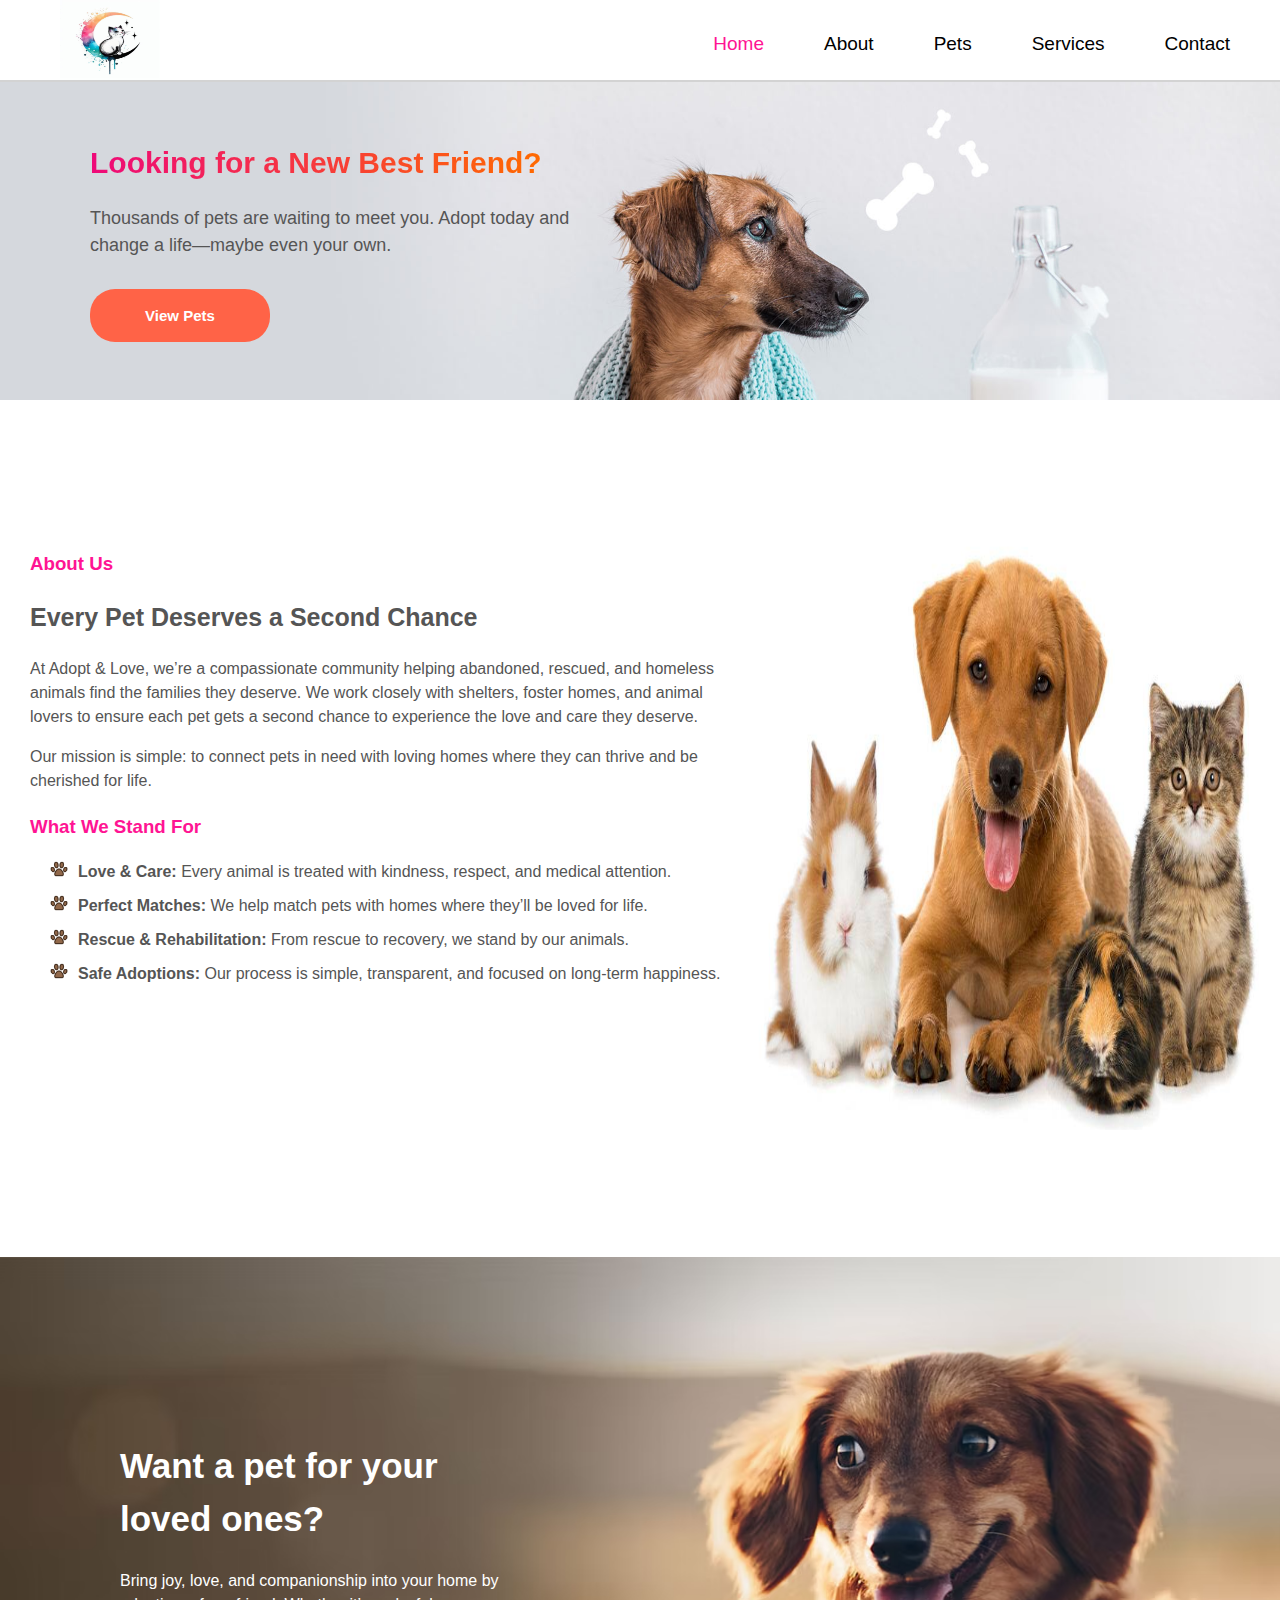
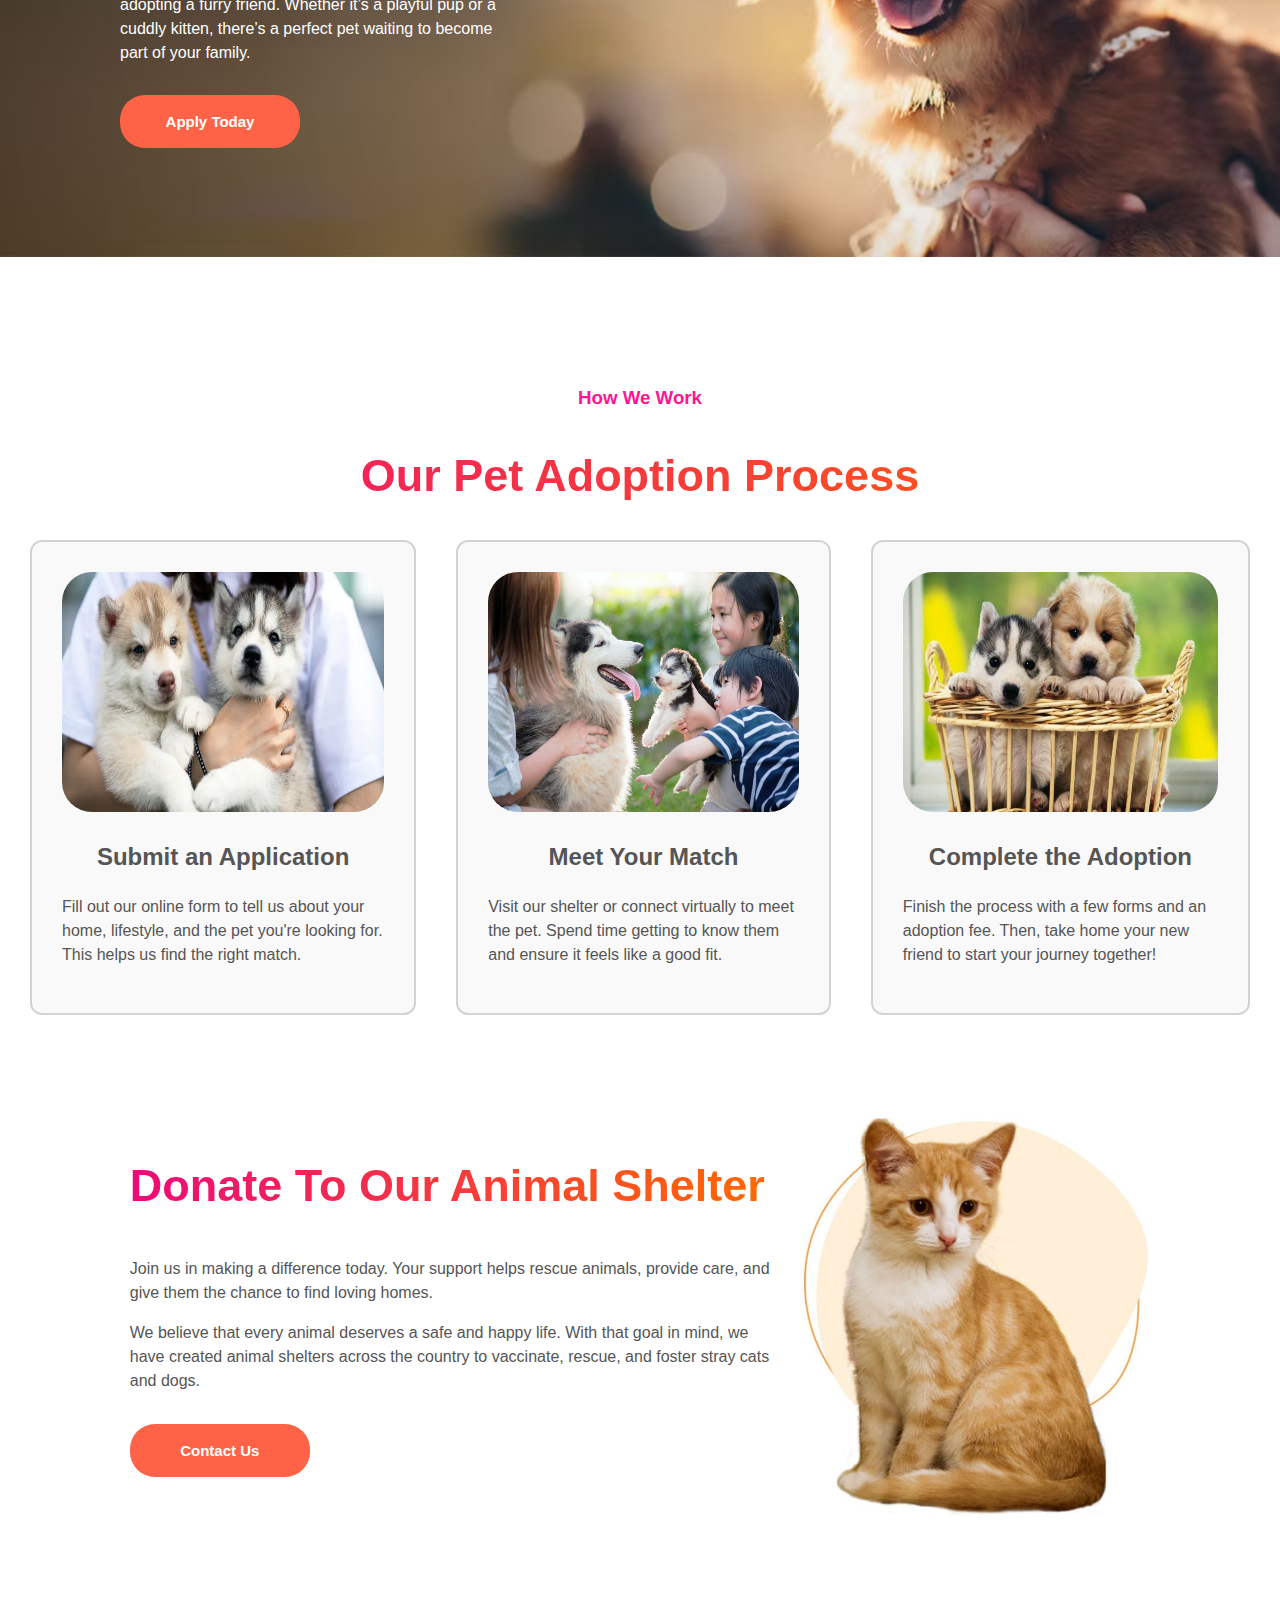
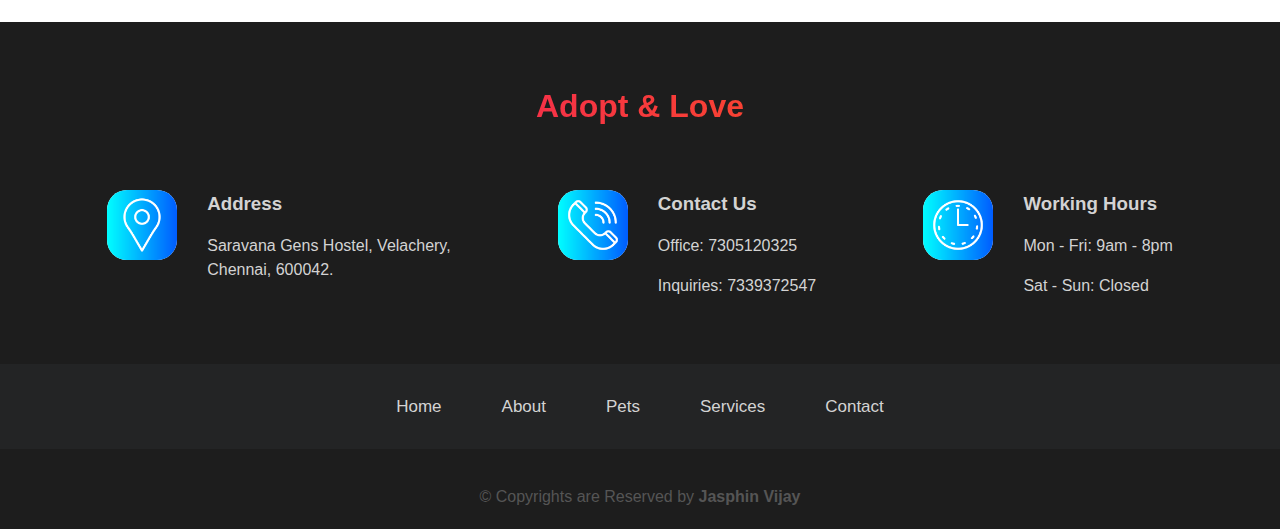
<file: index.html>
<!DOCTYPE html>
<html lang="en">

<head>
    <meta charset="UTF-8">
    <meta name="viewport" content="width=device-width, initial-scale=1.0">
    <title>Adopt & Love | Home</title>
    <link rel="icon" href="Images/Icons/Logo-Icon.png">
    <link rel="stylesheet" href="CSS/index.css">
</head>

<body>

    <a href="#for-arrow" id="scrollArrow">
        <img src="Images/Icons/Up_Arrow_Icon.png" alt="Up-Arrow-Icon-image">
    </a>

    <!-- ----------------------------------------------------------------------------------------------------- -->

    <header id="for-arrow">
        <section class="nav-section">
            <img src="Images/Website-Logo.jpeg" alt="Website-Logo-image">

            <div class="menu" onclick="toggleMenu()">
                <div></div>
                <div></div>
                <div></div>
            </div>

            <nav class="nav-top" id="mobileMenu">
                <a href="index.html">Home</a>
                <a href="about.html">About</a>
                <a href="pets.html">Pets</a>
                <a href="services.html">Services</a>
                <a href="contact.html">Contact</a>
            </nav>
        </section>

        <!-- ----------------------------------------------------------------------------------------------------- -->

        <section class="intro">
            <h1 class="gradient-highlight">Looking for a New Best Friend?</h1>
            <p>Thousands of pets are waiting to meet you. Adopt today and change a life—maybe even your own.</p>
            <button class="button-1" onclick="window.location.href='pets.html'"><b>View Pets</b></button>
        </section>
    </header>

    <!-- ----------------------------------------------------------------------------------------------------- -->

    <section class="about-section">
        <div class="about-content">
            <h3>About Us</h3>
            <h2>Every Pet Deserves a Second Chance</h2>

            <p>At Adopt & Love, we’re a compassionate community helping abandoned, rescued, and homeless
                animals find the families they deserve. We work closely with shelters, foster homes, and animal
                lovers to ensure each pet gets a second chance to experience the love and care they deserve.
            </p>
            <p>Our mission is simple: to connect pets in need with loving homes where they can thrive and be
                cherished for life.
            </p>

            <h3>What We Stand For</h3>
            <ul class="about-ul">
                <li><img src="Images/Icons/Paw-Print-Icon-1.png" alt="Paw-Print-Icon"><b>Love & Care:</b> Every
                    animal is treated with kindness, respect, and medical attention.</li>
                <li><img src="Images/Icons/Paw-Print-Icon-1.png" alt="Paw-Print-Icon"><b>Perfect Matches:</b> We
                    help match pets with homes where they’ll be loved for life.</li>
                <li><img src="Images/Icons/Paw-Print-Icon-1.png" alt="Paw-Print-Icon"><b>Rescue &
                        Rehabilitation:</b> From rescue to recovery, we stand by our animals.</li>
                <li><img src="Images/Icons/Paw-Print-Icon-1.png" alt="Paw-Print-Icon"><b>Safe Adoptions:</b> Our
                    process is simple, transparent, and focused on long-term happiness.</li>
            </ul>
        </div>

        <div>
            <img src="Images/dogs_cats_rabbits_pets.jpg" alt="dogs_cats_rabbits_pets_image">
        </div>
    </section>

    <!-- ----------------------------------------------------------------------------------------------------- -->

    <section class="loved-ones">
        <img src="Images/dog-1.avif" alt="dog-1-image">

        <div>
            <h1>Want a pet for your loved ones?</h1>
            <p>Bring joy, love, and companionship into your home by adopting a furry friend. Whether it’s a
                playful pup or a cuddly kitten, there’s a perfect pet waiting to become part of your family.
            </p>
            <button class="button-1" onclick="window.location.href='pets.html'"><b>Apply Today</b></button>
        </div>
    </section>

    <!-- ----------------------------------------------------------------------------------------------------- -->

    <section class="Adoption-Process">
        <h3>How We Work</h3>
        <h1 class="heading-h1-1 gradient-highlight">Our Pet Adoption Process</h1>

        <section class="process">
            <div class="process-divs">
                <img src="Images/adopting-puppies-in-pairs.webp" alt="adopting-puppies-in-pairs-image">
                <h2>Submit an Application</h2>
                <p>Fill out our online form to tell us about your home, lifestyle, and the pet you're looking for. This
                    helps us find the right match.</p>
            </div>

            <div class="process-divs">
                <img src="Images/dog-3.avif" alt="dog-3-image">
                <h2>Meet Your Match</h2>
                <p>Visit our shelter or connect virtually to meet the pet. Spend time getting to know them and ensure it
                    feels like a good fit.</p>
            </div>

            <div class="process-divs">
                <img src="Images/dog-2.jpg" alt="dog-2-image">
                <h2>Complete the Adoption</h2>
                <p>Finish the process with a few forms and an adoption fee. Then, take home your new friend to start
                    your journey together!</p>
            </div>
        </section>
    </section>

    <!-- ----------------------------------------------------------------------------------------------------- -->

    <section class="donate-section">
        <div class="donate-content">
            <h2 class="gradient-highlight">Donate To Our Animal Shelter</h2>

            <p>Join us in making a difference today. Your support helps rescue animals, provide care, and give
                them the chance to find loving homes.</p>

            <p>We believe that every animal deserves a safe and happy life. With that goal in mind, we have created
                animal
                shelters across the country to vaccinate, rescue, and foster stray cats and dogs.</p>

            <button class="button-1" onclick="window.location.href='contact.html'"><b>Contact Us</b></button>
        </div>

        <div class="donate-img">
            <img src="Images/cat-2.jpg" alt="cat-2-image">
        </div>
    </section>

    <!-- ----------------------------------------------------------------------------------------------------- -->

    <footer>
        <h1 class="gradient-highlight">Adopt & Love</h1>

        <section class="footer-list">
            <div class="footer-box">
                <div>
                    <img src="Images/Icons/Location_Icon.png" alt="Location_Icon-image">
                </div>
                <div class="footer-details">
                    <h3>Address</h4>
                        <p>Saravana Gens Hostel, Velachery, <br> Chennai, 600042.</p>
                </div>
            </div>

            <div class="footer-box">
                <div>
                    <img src="Images/Icons/Phone_Icon.png" alt="Phone_Icon-image">
                </div>
                <div class="footer-details">
                    <h3>Contact Us</h3>
                    <p>Office: 7305120325</p>
                    <p>Inquiries: 7339372547</p>
                </div>
            </div>

            <div class="footer-box">
                <div>
                    <img src="Images/Icons/Clock_Icon.png" alt="Clock_Icon-image">
                </div>
                <div class="footer-details">
                    <h3>Working Hours</h3>
                    <p>Mon - Fri: 9am - 8pm</p>
                    <p>Sat - Sun: Closed</p>
                </div>
            </div>
        </section>

        <!-- ----------------------------------------------------------------------------------------------------- -->

        <nav class="nav-bottom">
            <a href="index.html">Home</a>
            <a href="about.html">About</a>
            <a href="pets.html">Pets</a>
            <a href="services.html">Services</a>
            <a href="contact.html">Contact</a>
        </nav>

        <!-- ----------------------------------------------------------------------------------------------------- -->

        <p>© Copyrights are Reserved by <b>Jasphin Vijay</b></p>
    </footer>

    <!-- ----------------------------------------------------------------------------------------------------- -->

    <script src="JS/script.js"></script>
</body>

</html>
</file>
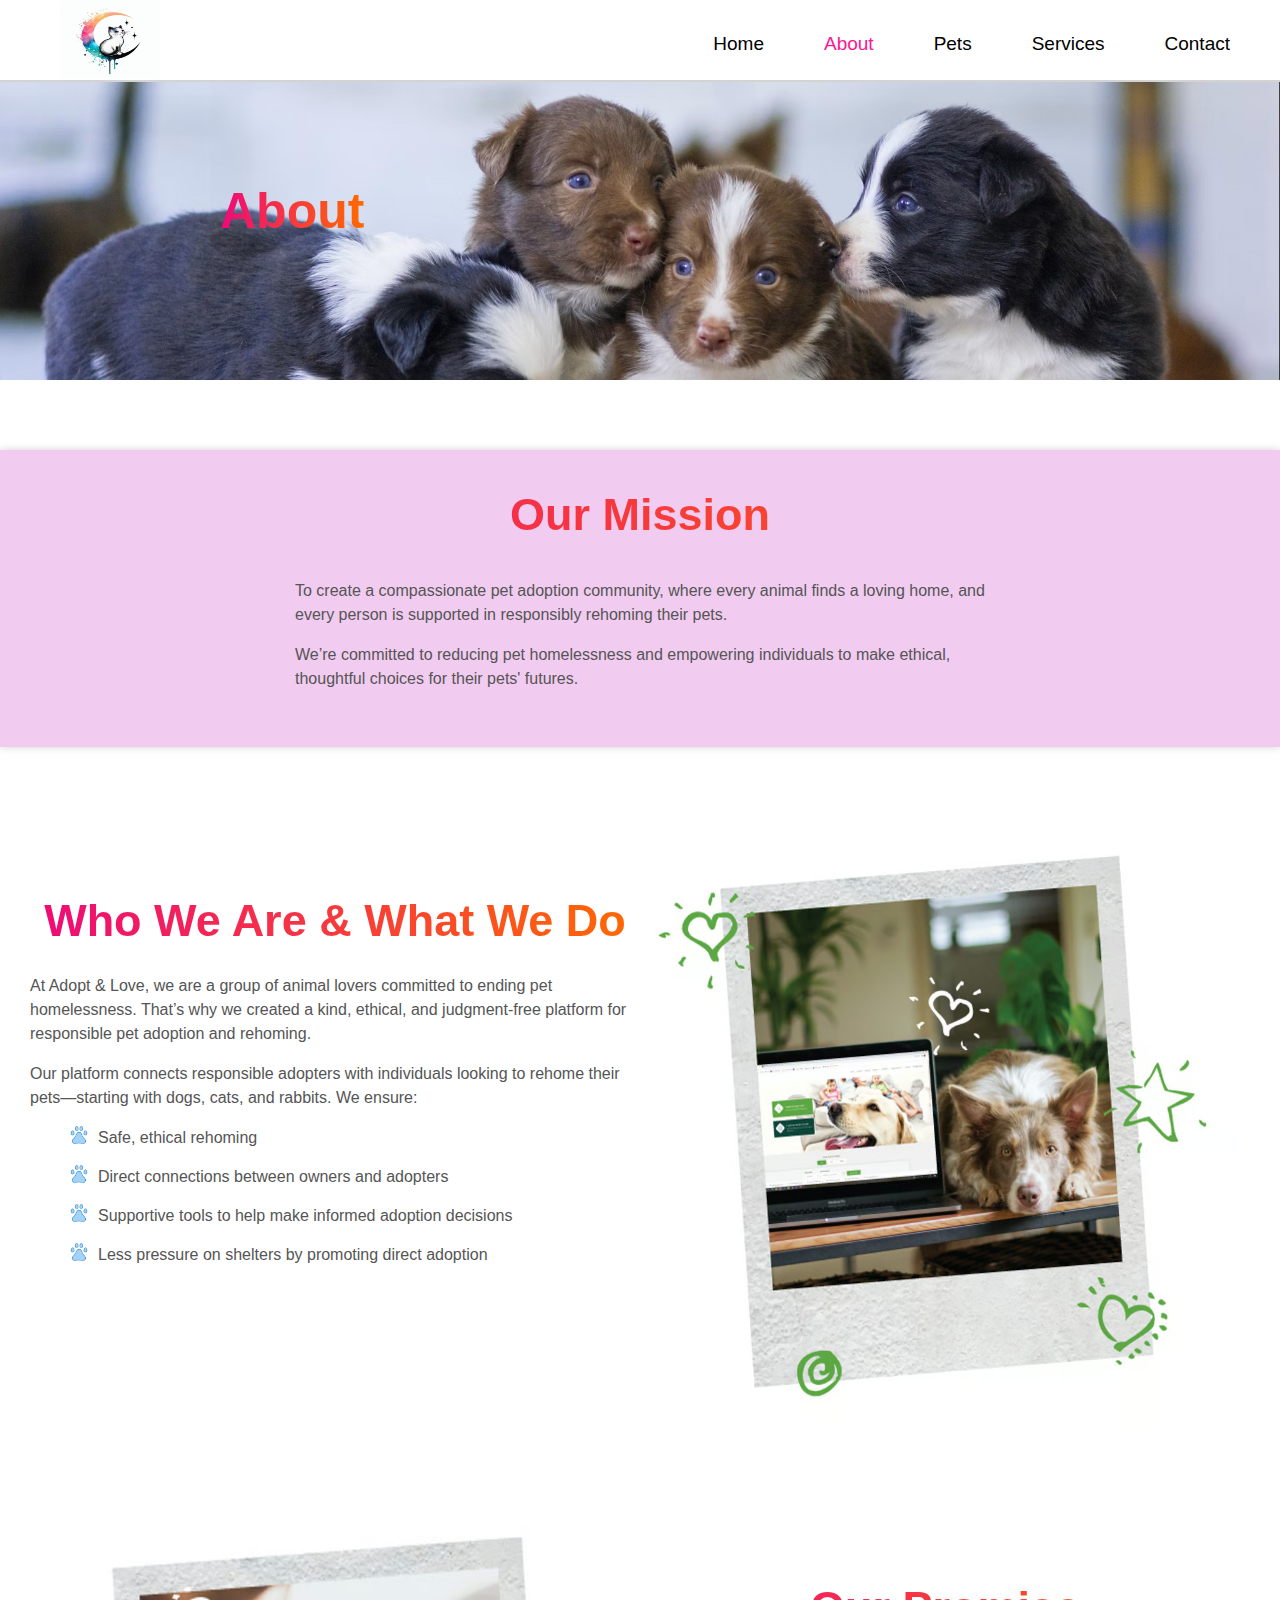
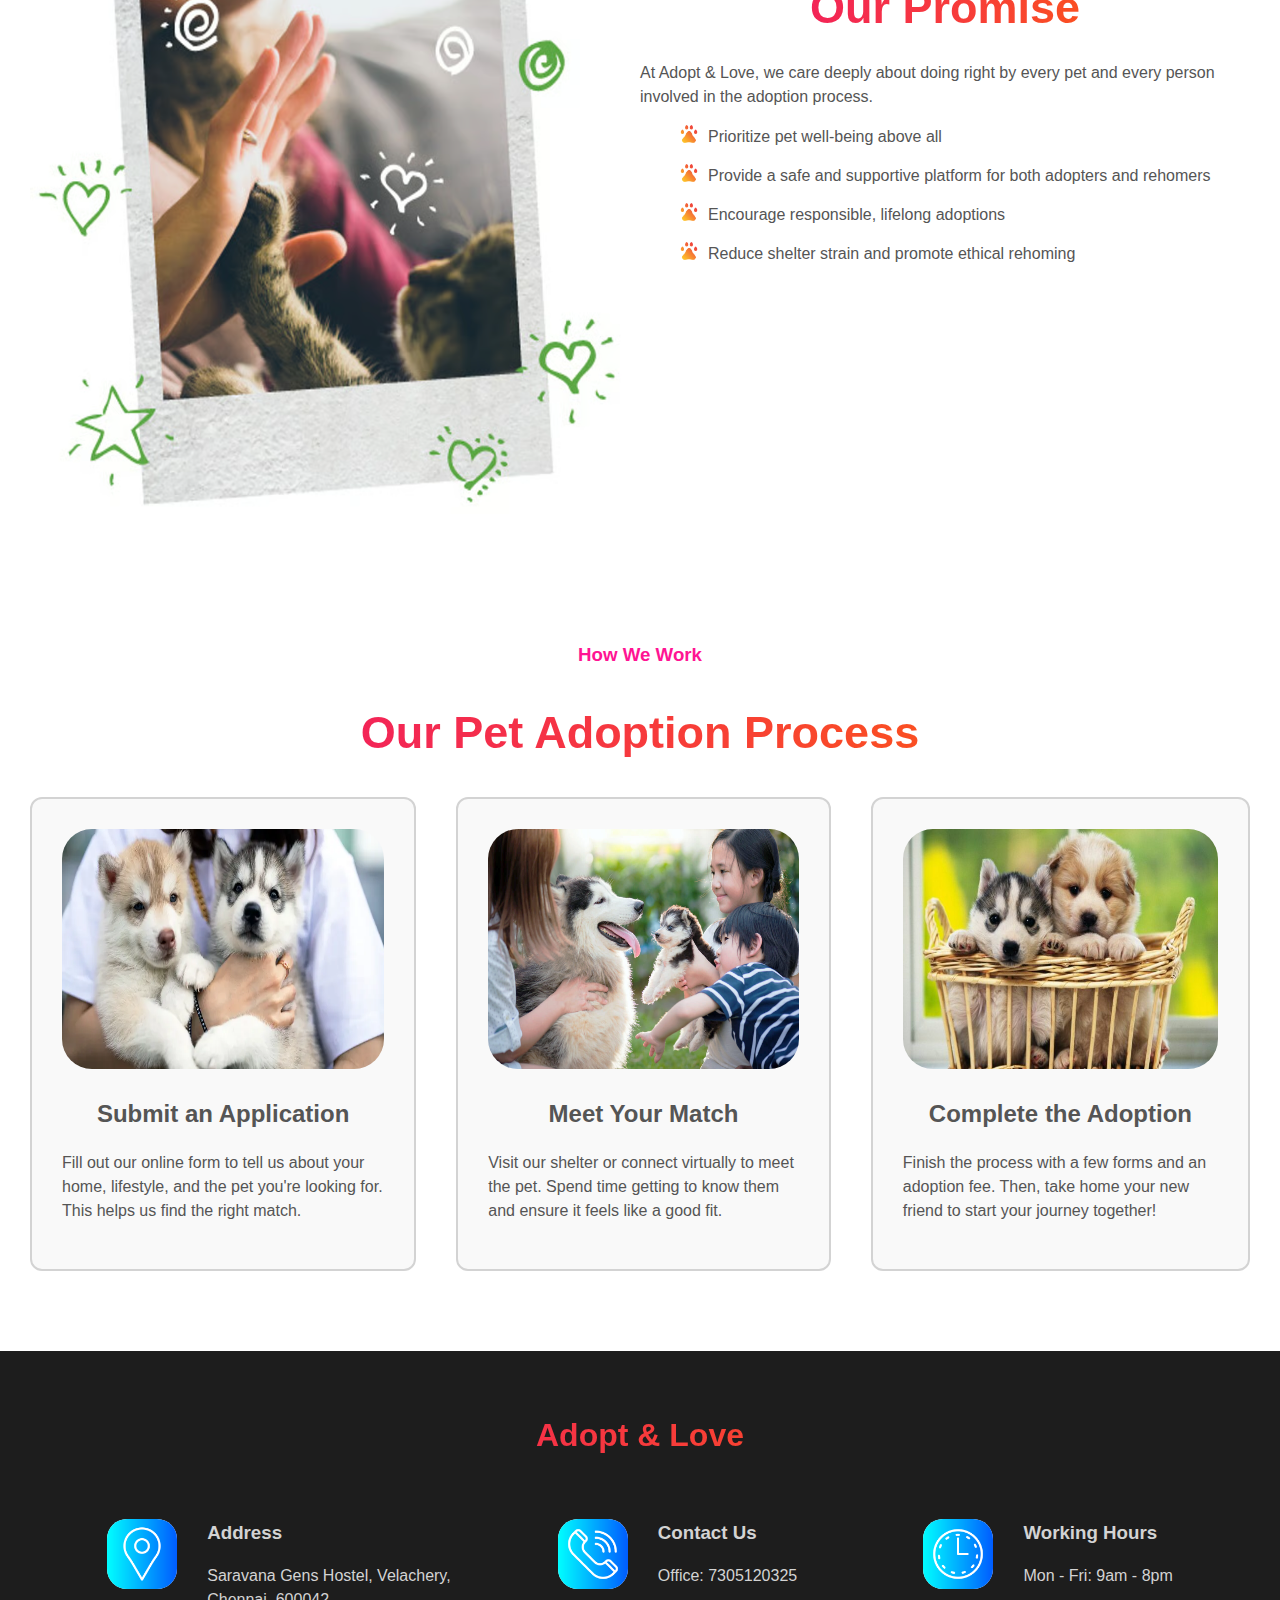
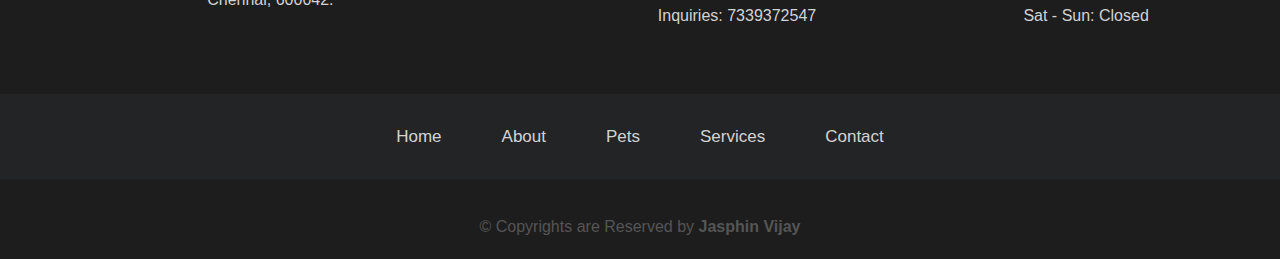
<file: about.html>
<!DOCTYPE html>
<html lang="en">

<head>
    <meta charset="UTF-8">
    <meta name="viewport" content="width=device-width, initial-scale=1.0">
    <title>Adopt & Love | About</title>
    <link rel="icon" href="Images/Icons/Logo-Icon.png">
    <link rel="stylesheet" href="CSS/about.css">
</head>

<body>

    <a href="#for-arrow" id="scrollArrow">
        <img src="Images/Icons/Up_Arrow_Icon.png" alt="Up-Arrow-Icon-image">
    </a>

    <!-- ----------------------------------------------------------------------------------------------------- -->

    <header id="for-arrow">
        <h1 class="gradient-highlight">About</h1>

        <section class="nav-section">
            <img src="Images/Website-Logo.jpeg" alt="Website-Logo-image">

            <div class="menu" onclick="toggleMenu()">
                <div></div>
                <div></div>
                <div></div>
            </div>

            <nav class="nav-top" id="mobileMenu">
                <a href="index.html">Home</a>
                <a href="about.html">About</a>
                <a href="pets.html">Pets</a>
                <a href="services.html">Services</a>
                <a href="contact.html">Contact</a>
            </nav>
        </section>
    </header>

    <!-- ----------------------------------------------------------------------------------------------------- -->

    <section class="our-mission">
        <h1 class="heading-h1-1 gradient-highlight">Our Mission</h1>

        <div class="mission-para">
            <p>To create a compassionate pet adoption community, where every animal finds a loving home,
                and every person is supported in responsibly rehoming their pets.</p>
            <p>We’re committed to reducing pet homelessness and empowering individuals to make ethical, thoughtful
                choices for their pets' futures.</p>
        </div>
    </section>

    <!-- ----------------------------------------------------------------------------------------------------- -->

    <section class="who-and-promise">
        <div>
            <h1 class="heading-h1-1 gradient-highlight">Who We Are & What We Do</h1>

            <p>At Adopt & Love, we are a group of animal lovers committed to ending pet homelessness.
                That’s why we created a kind, ethical, and judgment-free platform for responsible pet adoption and
                rehoming.</p>

            <P>Our platform connects responsible adopters with individuals looking to rehome their pets—starting
                with dogs, cats, and rabbits. We ensure:</P>

            <ul class="ul-icon">
                <li><img src="Images/Icons/Paw-Print-Icon-2.png" alt="Paw-Print-Icon-2-image">Safe, ethical
                    rehoming</li>
                <li><img src="Images/Icons/Paw-Print-Icon-2.png" alt="Paw-Print-Icon-2-image">Direct connections
                    between owners and adopters</li>
                <li><img src="Images/Icons/Paw-Print-Icon-2.png" alt="Paw-Print-Icon-2-image">Supportive tools to
                    help make informed adoption decisions</li>
                <li><img src="Images/Icons/Paw-Print-Icon-2.png" alt="Paw-Print-Icon-2-image">Less pressure on
                    shelters by promoting direct adoption</li>
            </ul>
        </div>

        <div>
            <img src="Images/dog-7.avif" alt="dog-7-image">
        </div>
    </section>

    <!-- ----------------------------------------------------------------------------------------------------- -->

    <section class="who-and-promise">
        <div>
            <img src="Images/dog-6.avif" alt="dog-6-image">
        </div>

        <div>
            <h1 class="heading-h1-1 gradient-highlight">Our Promise</h1>

            <p>At Adopt & Love, we care deeply about doing right by every pet and every person involved in the
                adoption process.</p>

            <ul class="ul-icon">
                <li><img src="Images/Icons/Paw-Print-Icon-3.png" alt="Paw-Print-Icon-3-image">Prioritize pet
                    well-being above all</li>
                <li><img src="Images/Icons/Paw-Print-Icon-3.png" alt="Paw-Print-Icon-3-image">Provide a safe and
                    supportive platform for both adopters and rehomers</li>
                <li><img src="Images/Icons/Paw-Print-Icon-3.png" alt="Paw-Print-Icon-3-image">Encourage
                    responsible, lifelong adoptions</li>
                <li><img src="Images/Icons/Paw-Print-Icon-3.png" alt="Paw-Print-Icon-3-image">Reduce shelter
                    strain and promote ethical rehoming</li>
            </ul>
        </div>
    </section>


    <!-- ----------------------------------------------------------------------------------------------------- -->

    <section class="Adoption-Process">
        <h3>How We Work</h3>
        <h1 class="heading-h1-1 gradient-highlight">Our Pet Adoption Process</h1>

        <section class="process">
            <div class="process-divs">
                <img src="Images/adopting-puppies-in-pairs.webp" alt="adopting-puppies-in-pairs-image">
                <h2>Submit an Application</h2>
                <p>Fill out our online form to tell us about your home, lifestyle, and the pet you're looking for. This
                    helps us find the right match.</p>
            </div>

            <div class="process-divs">
                <img src="Images/dog-3.avif" alt="dog-3-image">
                <h2>Meet Your Match</h2>
                <p>Visit our shelter or connect virtually to meet the pet. Spend time getting to know them and ensure it
                    feels like a good fit.</p>
            </div>

            <div class="process-divs">
                <img src="Images/dog-2.jpg" alt="dog-2-image">
                <h2>Complete the Adoption</h2>
                <p>Finish the process with a few forms and an adoption fee. Then, take home your new friend to start
                    your journey together!</p>
            </div>
        </section>
    </section>

    <!-- ----------------------------------------------------------------------------------------------------- -->

    <footer>
        <h1 class="gradient-highlight">Adopt & Love</h1>

        <section class="footer-list">
            <div class="footer-box">
                <div>
                    <img src="Images/Icons/Location_Icon.png" alt="Location_Icon-image">
                </div>
                <div class="footer-details">
                    <h3>Address</h4>
                        <p>Saravana Gens Hostel, Velachery, <br> Chennai, 600042.</p>
                </div>
            </div>

            <div class="footer-box">
                <div>
                    <img src="Images/Icons/Phone_Icon.png" alt="Phone_Icon-image">
                </div>
                <div class="footer-details">
                    <h3>Contact Us</h3>
                    <p>Office: 7305120325</p>
                    <p>Inquiries: 7339372547</p>
                </div>
            </div>

            <div class="footer-box">
                <div>
                    <img src="Images/Icons/Clock_Icon.png" alt="Clock_Icon-image">
                </div>
                <div class="footer-details">
                    <h3>Working Hours</h3>
                    <p>Mon - Fri: 9am - 8pm</p>
                    <p>Sat - Sun: Closed</p>
                </div>
            </div>
        </section>

        <!-- ----------------------------------------------------------------------------------------------------- -->

        <nav class="nav-bottom">
            <a href="index.html">Home</a>
            <a href="about.html">About</a>
            <a href="pets.html">Pets</a>
            <a href="services.html">Services</a>
            <a href="contact.html">Contact</a>
        </nav>

        <!-- ----------------------------------------------------------------------------------------------------- -->

        <p>© Copyrights are Reserved by <b>Jasphin Vijay</b></p>
    </footer>

    <!-- ----------------------------------------------------------------------------------------------------- -->

    <script src="JS/script.js"></script>
</body>

</html>
</file>
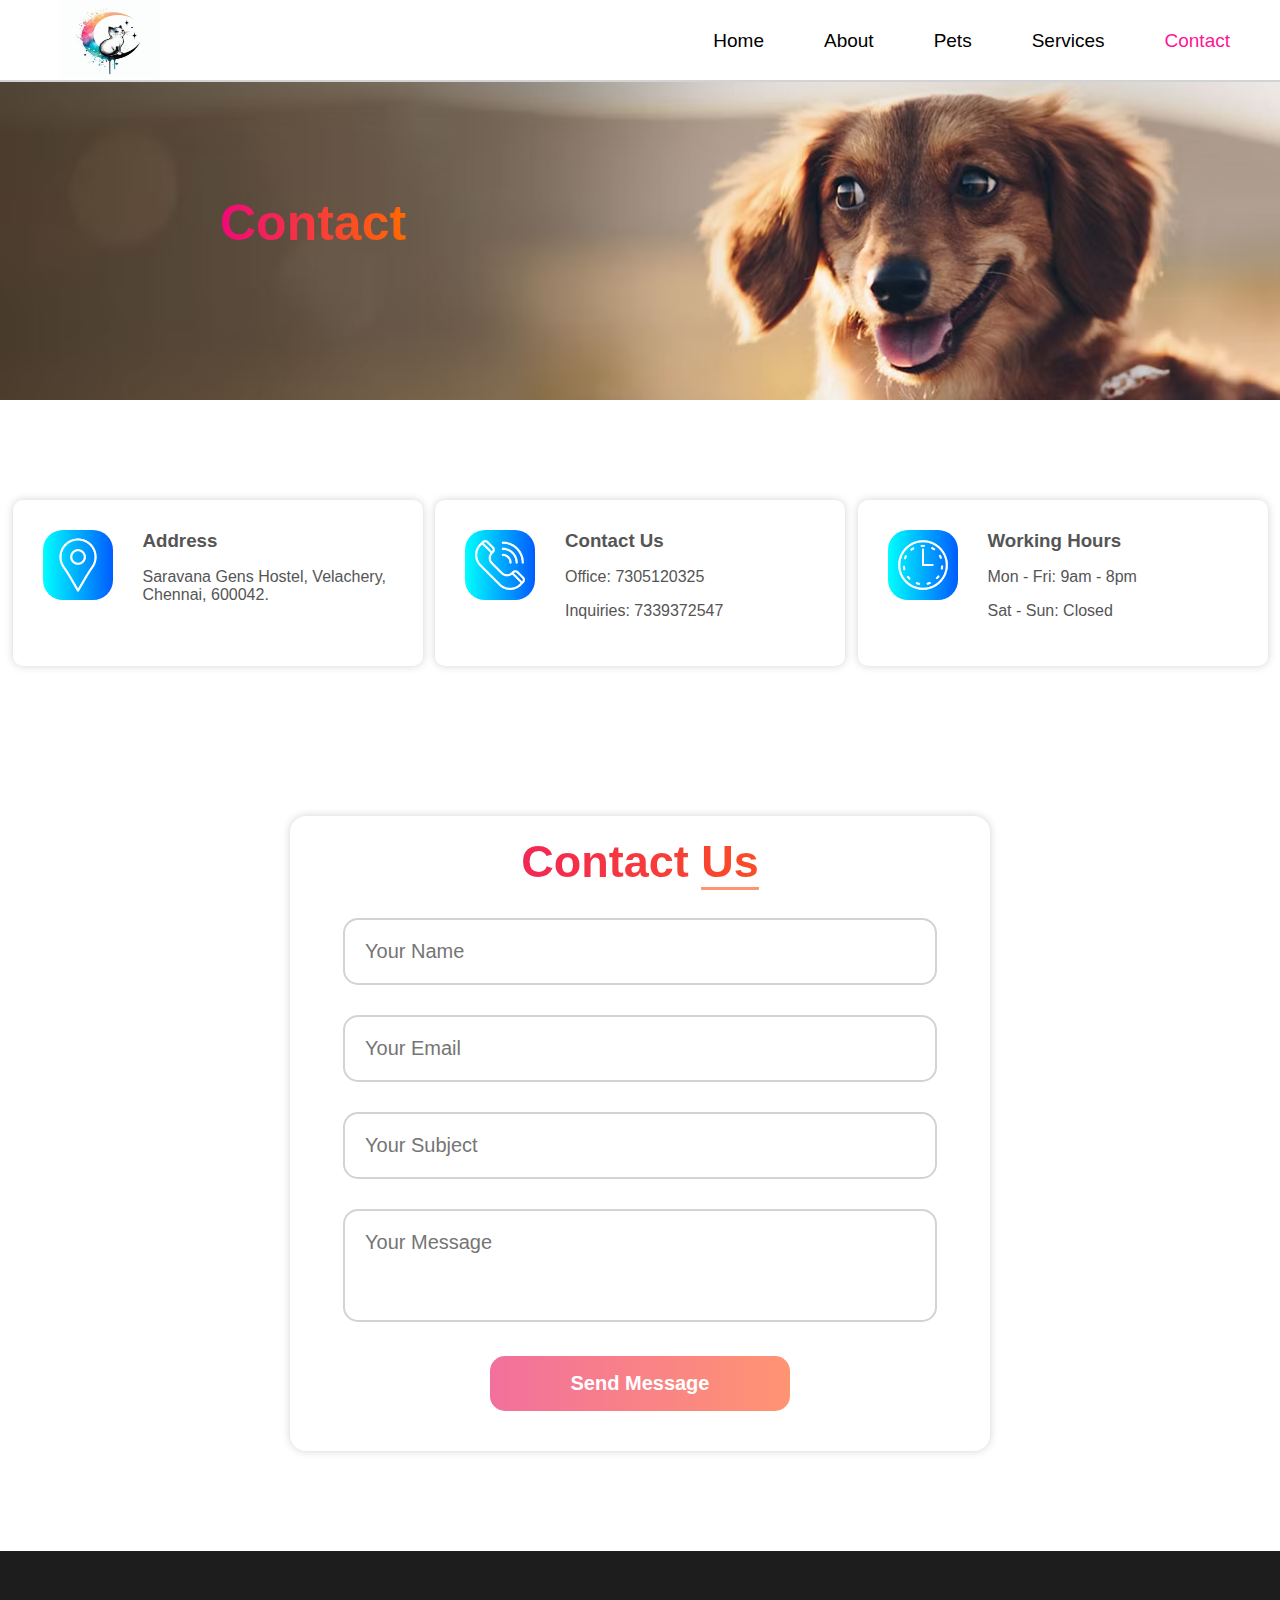
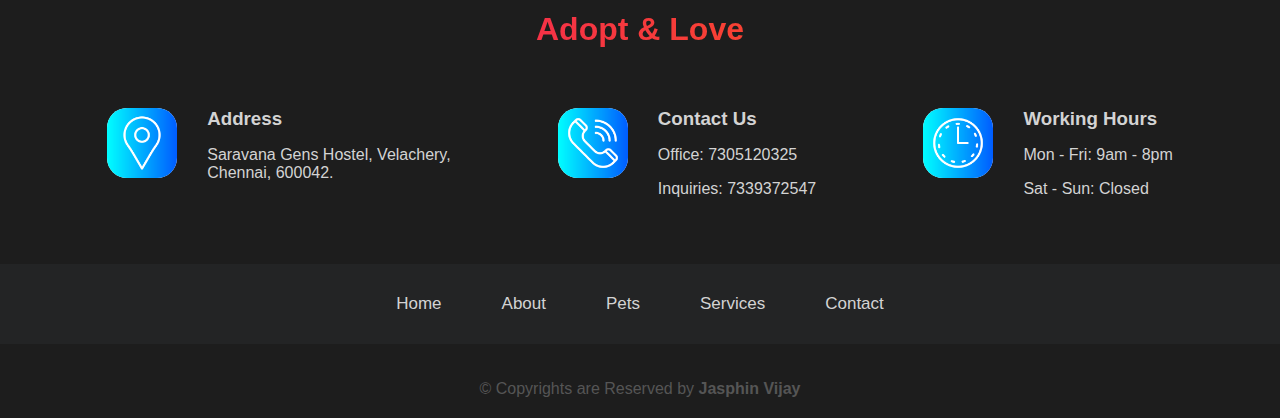
<file: contact.html>
<!DOCTYPE html>
<html lang="en">

<head>
    <meta charset="UTF-8">
    <meta name="viewport" content="width=device-width, initial-scale=1.0">
    <title>Adopt & Love | Contact</title>
    <link rel="icon" href="Images/Icons/Logo-Icon.png">
    <link rel="stylesheet" href="CSS/contact.css">
</head>

<body>

    <a href="#for-arrow" id="scrollArrow">
        <img src="Images/Icons/Up_Arrow_Icon.png" alt="Up-Arrow-Icon-image">
    </a>

    <!-- ----------------------------------------------------------------------------------------------------- -->

    <header id="for-arrow">
        <h1 class="gradient-highlight">Contact</h1>

        <section class="nav-section">
            <img src="Images/Website-Logo.jpeg" alt="Website-Logo-image">

            <div class="menu" onclick="toggleMenu()">
                <div></div>
                <div></div>
                <div></div>
            </div>

            <nav class="nav-top" id="mobileMenu">
                <a href="index.html">Home</a>
                <a href="about.html">About</a>
                <a href="pets.html">Pets</a>
                <a href="services.html">Services</a>
                <a href="contact.html">Contact</a>
            </nav>
        </section>
    </header>

    <!-- ----------------------------------------------------------------------------------------------------- -->

    <section class="contact-section footer-list">
        <div class="contact-box footer-box">
            <div>
                <img src="Images/Icons/Location_Icon.png" alt="Location_Icon-image">
            </div>
            <div class="footer-details">
                <h3>Address</h3>
                <p>Saravana Gens Hostel, Velachery, <br> Chennai, 600042.</p>
            </div>
        </div>

        <div class="contact-box footer-box">
            <div>
                <img src="Images/Icons/Phone_Icon.png" alt="Phone_Icon-image">
            </div>
            <div class="footer-details">
                <h3>Contact Us</h3>
                <p>Office: 7305120325</p>
                <p>Inquiries: 7339372547</p>
            </div>
        </div>

        <div class="contact-box footer-box">
            <div>
                <img src="Images/Icons/Clock_Icon.png" alt="Clock_Icon-image">
            </div>
            <div class="footer-details">
                <h3>Working Hours</h3>
                <p>Mon - Fri: 9am - 8pm</p>
                <p>Sat - Sun: Closed</p>
            </div>
        </div>
    </section>

    <!-- ----------------------------------------------------------------------------------------------------- -->

    <section class="form-section">
        <h2 class="gradient-highlight">Contact <span class="top-span">Us</span></h2>

        <form action="https://api.web3forms.com/submit" method="post">

            <div class="input-group">
                <input type="text" id="name" placeholder="Your Name"><br>
                <small></small>
            </div>
            <div class="input-group">
                <input type="email" id="email" placeholder="Your Email"><br>
                <small></small>
            </div>
            <div class="input-group">
                <input type="text" id="subject" placeholder="Your Subject"><br>
                <small></small>
            </div>
            <div class="input-group">
                <textarea rows="3" id="message" placeholder="Your Message"></textarea><br>
                <small></small>
            </div>

            <button type="submit" class="button-1"><b>Send Message</b></button>

        </form>
    </section>

    <!-- ----------------------------------------------------------------------------------------------------- -->

    <footer>
        <h1 class="gradient-highlight">Adopt & Love</h1>

        <section class="footer-list">
            <div class="footer-box">
                <div>
                    <img src="Images/Icons/Location_Icon.png" alt="Location_Icon-image">
                </div>
                <div class="footer-details">
                    <h3>Address</h4>
                        <p>Saravana Gens Hostel, Velachery, <br> Chennai, 600042.</p>
                </div>
            </div>

            <div class="footer-box">
                <div>
                    <img src="Images/Icons/Phone_Icon.png" alt="Phone_Icon-image">
                </div>
                <div class="footer-details">
                    <h3>Contact Us</h3>
                    <p>Office: 7305120325</p>
                    <p>Inquiries: 7339372547</p>
                </div>
            </div>

            <div class="footer-box">
                <div>
                    <img src="Images/Icons/Clock_Icon.png" alt="Clock_Icon-image">
                </div>
                <div class="footer-details">
                    <h3>Working Hours</h3>
                    <p>Mon - Fri: 9am - 8pm</p>
                    <p>Sat - Sun: Closed</p>
                </div>
            </div>
        </section>

        <!-- ----------------------------------------------------------------------------------------------------- -->

        <nav class="nav-bottom">
            <a href="index.html">Home</a>
            <a href="about.html">About</a>
            <a href="pets.html">Pets</a>
            <a href="services.html">Services</a>
            <a href="contact.html">Contact</a>
        </nav>

        <!-- ----------------------------------------------------------------------------------------------------- -->

        <p>© Copyrights are Reserved by <b>Jasphin Vijay</b></p>
    </footer>

    <!-- ----------------------------------------------------------------------------------------------------- -->

    <script src="JS/script.js"></script>
</body>

</html>
</file>
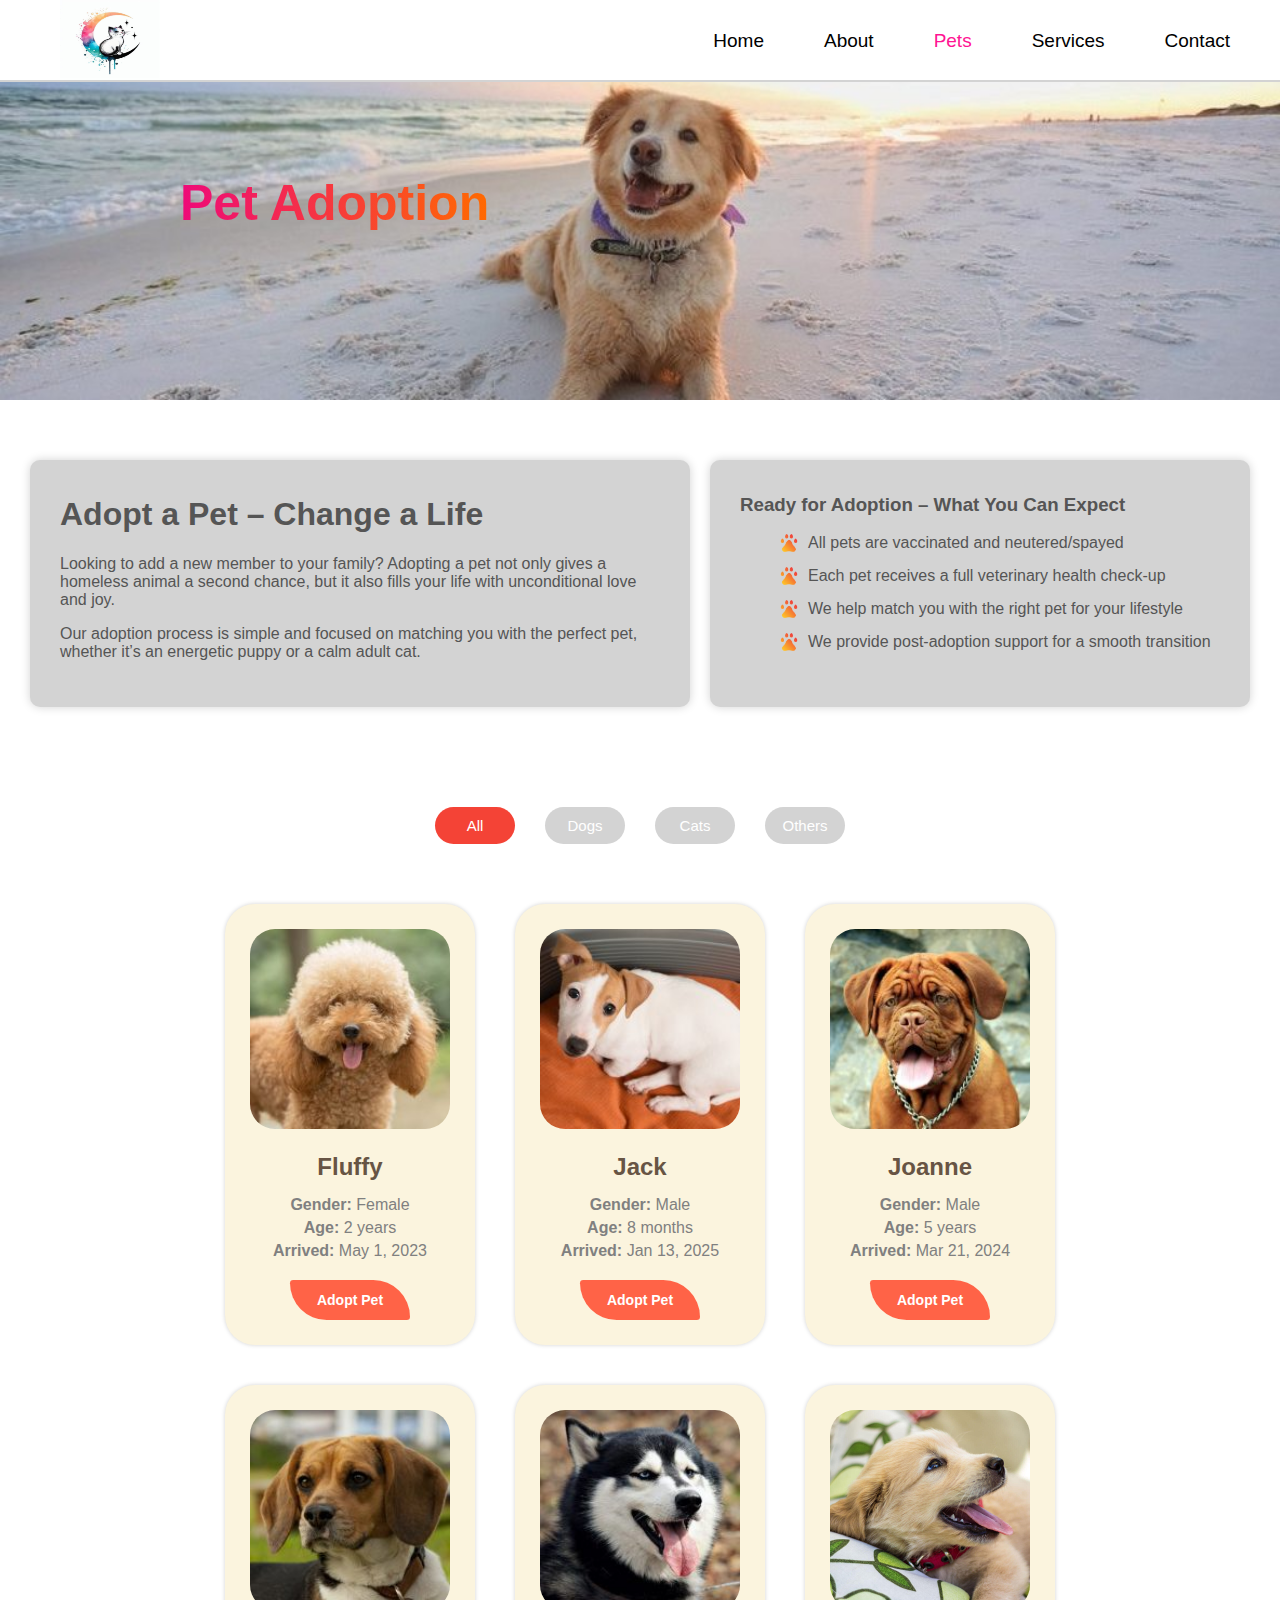
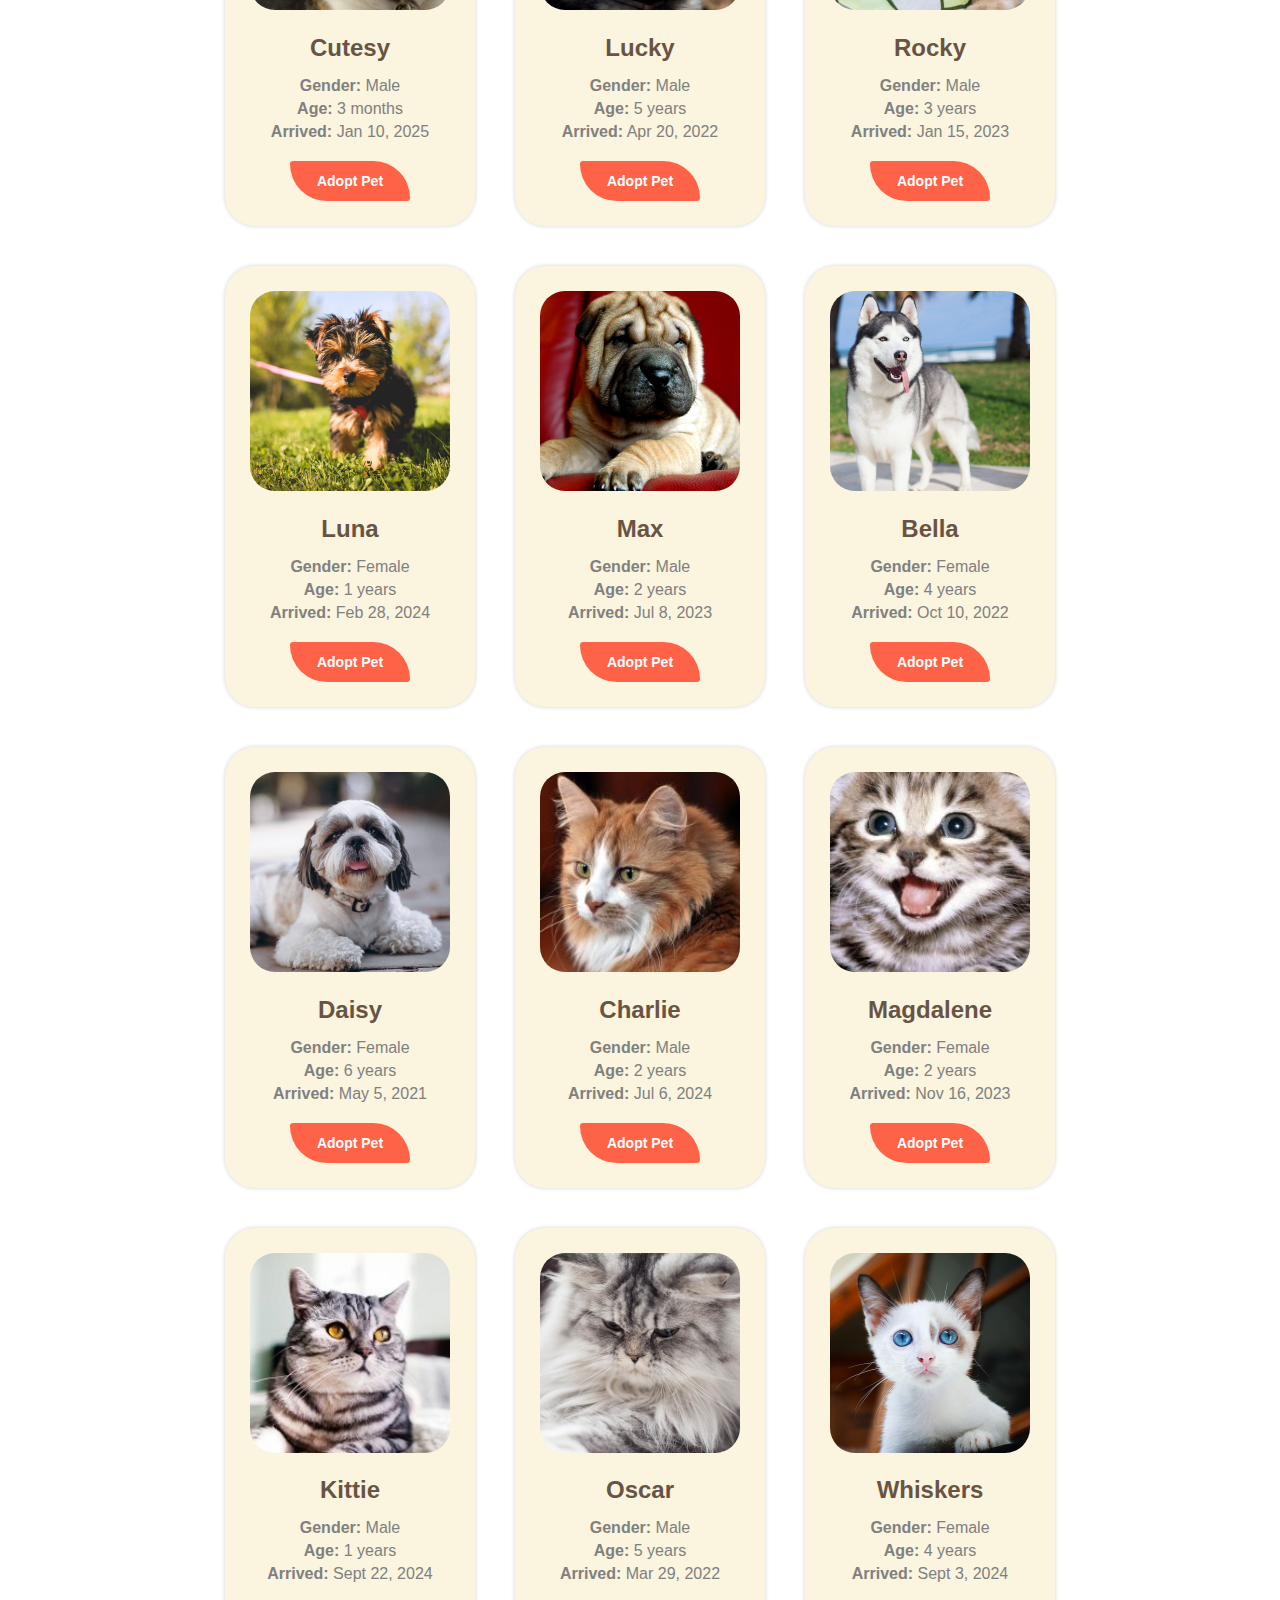
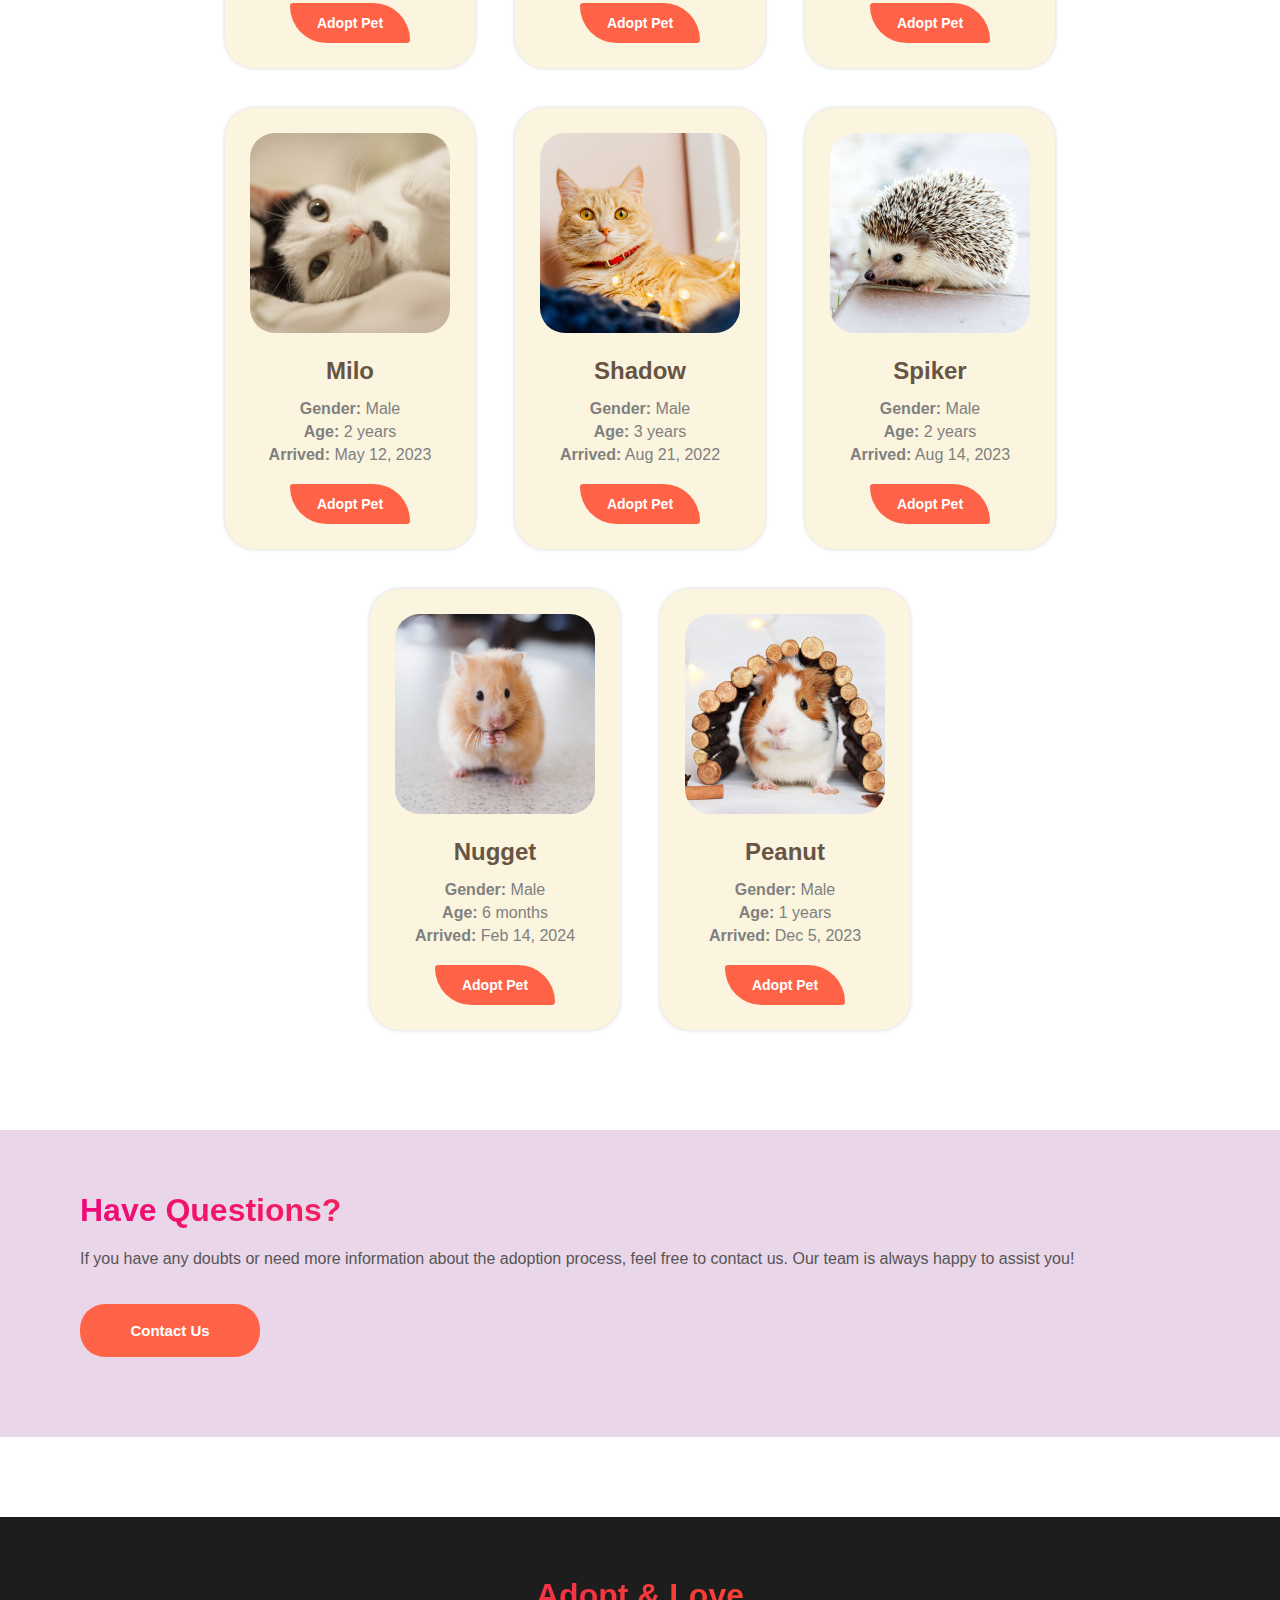
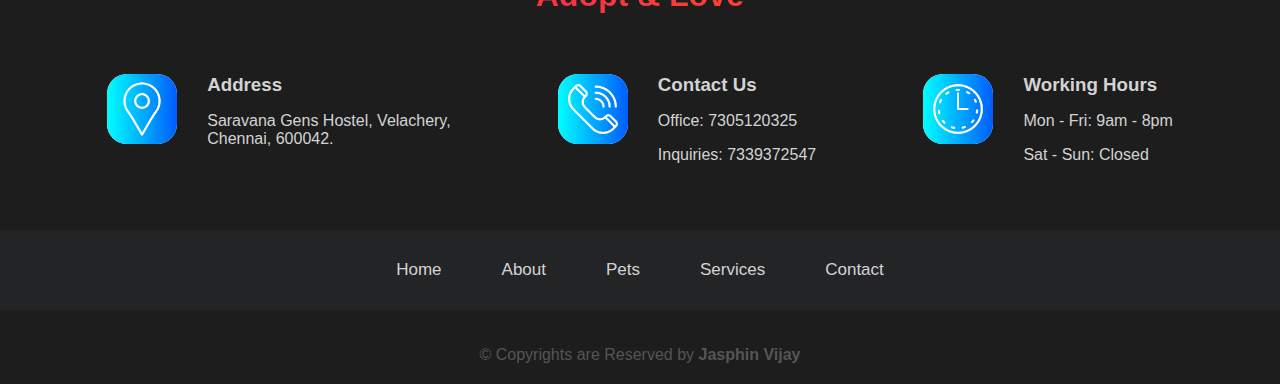
<file: pets.html>
<!DOCTYPE html>
<html lang="en">

<head>
    <meta charset="UTF-8">
    <meta name="viewport" content="width=device-width, initial-scale=1.0">
    <title>Adopt & Love | Pets</title>
    <link rel="icon" href="Images/Icons/Logo-Icon.png">
    <link rel="stylesheet" href="CSS/pets.css">
</head>

<body>

    <a href="#for-arrow" id="scrollArrow">
        <img src="Images/Icons/Up_Arrow_Icon.png" alt="Up-Arrow-Icon-image">
    </a>

    <!-- ----------------------------------------------------------------------------------------------------- -->

    <header id="for-arrow">
        <h1 class="gradient-highlight">Pet Adoption</h1>

        <section class="nav-section">
            <img src="Images/Website-Logo.jpeg" alt="Website-Logo-image">

            <div class="menu" onclick="toggleMenu()">
                <div></div>
                <div></div>
                <div></div>
            </div>

            <nav class="nav-top" id="mobileMenu">
                <a href="index.html">Home</a>
                <a href="about.html">About</a>
                <a href="pets.html">Pets</a>
                <a href="services.html">Services</a>
                <a href="contact.html">Contact</a>
            </nav>
        </section>
    </header>

    <!-- ----------------------------------------------------------------------------------------------------- -->

    <section class="adoption-section">
        <div class="adoption adoption-intro">
            <h1>Adopt a Pet – Change a Life</h1>

            <p>Looking to add a new member to your family? Adopting a pet not only gives a homeless animal a second
                chance, but it also fills your life with unconditional love and joy.</p>

            <p>Our adoption process is simple and focused on matching you with the perfect pet, whether it’s an
                energetic puppy or a calm adult cat.</p>
        </div>

        <div class="adoption adoption-details">
            <h3>Ready for Adoption – What You Can Expect</h3>

            <ul class="ul-icon">
                <li><img src="Images/Icons/Paw-Print-Icon-3.png" alt="Paw-Print-Icon-3-image">All pets are vaccinated
                    and neutered/spayed</li>
                <li><img src="Images/Icons/Paw-Print-Icon-3.png" alt="Paw-Print-Icon-3-image">Each pet receives a
                    full veterinary health check-up</li>
                <li><img src="Images/Icons/Paw-Print-Icon-3.png" alt="Paw-Print-Icon-3-image">We help match you with
                    the right pet for your lifestyle</li>
                <li><img src="Images/Icons/Paw-Print-Icon-3.png" alt="Paw-Print-Icon-3-image">We provide
                    post-adoption support for a smooth transition</li>
            </ul>
        </div>
    </section>

    <!-- ----------------------------------------------------------------------------------------------------- -->

    <div class="filter-buttons">
        <button id="allbtn" class="activeButton" onclick="filterPets('all', 'allbtn')">All</button>
        <button id="dogsbtn" onclick="filterPets('dogs', 'dogsbtn')">Dogs</button>
        <button id="catsbtn" onclick="filterPets('cats', 'catsbtn')">Cats</button>
        <button id="othersbtn" onclick="filterPets('others', 'othersbtn')">Others</button>
    </div>

    <!-- ----------------------------------------------------------------------------------------------------- -->

    <section class="pet-list">
        <!-- ------------------------- Dogs --------------------------------------- -->
        <div class="pet-card dogs">
            <img src="Images/Pets-Adoption/Dogs/dog-adoption-1.jpg" alt="dog-adoption-1-image">
            <h2>Fluffy</h2>
            <p><strong>Gender:</strong> Female</p>
            <p><strong>Age:</strong> 2 years</p>
            <p><strong>Arrived:</strong> May 1, 2023</p>
            <button><b>Adopt Pet</b></button>
        </div>

        <div class="pet-card dogs">
            <img src="Images/Pets-Adoption/Dogs/dog-adoption-2.jpg" alt="dog-adoption-2-image">
            <h2>Jack</h2>
            <p><strong>Gender:</strong> Male</p>
            <p><strong>Age:</strong> 8 months</p>
            <p><strong>Arrived:</strong> Jan 13, 2025</p>
            <button><b>Adopt Pet</b></button>
        </div>

        <div class="pet-card dogs">
            <img src="Images/Pets-Adoption/Dogs/dog-adoption-3.jpg" alt="dog-adoption-3-image">
            <h2>Joanne</h2>
            <p><strong>Gender:</strong> Male</p>
            <p><strong>Age:</strong> 5 years</p>
            <p><strong>Arrived:</strong> Mar 21, 2024</p>
            <button><b>Adopt Pet</b></button>
        </div>

        <div class="pet-card dogs">
            <img src="Images/Pets-Adoption/Dogs/dog-adoption-4.jpg" alt="dog-adoption-4-image">
            <h2>Cutesy</h2>
            <p><strong>Gender:</strong> Male</p>
            <p><strong>Age:</strong> 3 months</p>
            <p><strong>Arrived:</strong> Jan 10, 2025</p>
            <button><b>Adopt Pet</b></button>
        </div>

        <div class="pet-card dogs">
            <img src="Images/Pets-Adoption/Dogs/dog-adoption-5.jpg" alt="dog-adoption-5-image">
            <h2>Lucky</h2>
            <p><strong>Gender:</strong> Male</p>
            <p><strong>Age:</strong> 5 years</p>
            <p><strong>Arrived:</strong> Apr 20, 2022</p>
            <button><b>Adopt Pet</b></button>
        </div>

        <div class="pet-card dogs">
            <img src="Images/Pets-Adoption/Dogs/dog-adoption-6.jpg" alt="dog-adoption-6-image">
            <h2>Rocky</h2>
            <p><strong>Gender:</strong> Male</p>
            <p><strong>Age:</strong> 3 years</p>
            <p><strong>Arrived:</strong> Jan 15, 2023</p>
            <button><b>Adopt Pet</b></button>
        </div>

        <div class="pet-card dogs">
            <img src="Images/Pets-Adoption/Dogs/dog-adoption-7.jpg" alt="dog-adoption-7-image">
            <h2>Luna</h2>
            <p><strong>Gender:</strong> Female</p>
            <p><strong>Age:</strong> 1 years</p>
            <p><strong>Arrived:</strong> Feb 28, 2024</p>
            <button><b>Adopt Pet</b></button>
        </div>

        <div class="pet-card dogs">
            <img src="Images/Pets-Adoption/Dogs/dog-adoption-8.jpg" alt="dog-adoption-8-image">
            <h2>Max</h2>
            <p><strong>Gender:</strong> Male</p>
            <p><strong>Age:</strong> 2 years</p>
            <p><strong>Arrived:</strong> Jul 8, 2023</p>
            <button><b>Adopt Pet</b></button>
        </div>

        <div class="pet-card dogs">
            <img src="Images/Pets-Adoption/Dogs/dog-adoption-9.jpg" alt="dog-adoption-9-image">
            <h2>Bella</h2>
            <p><strong>Gender:</strong> Female</p>
            <p><strong>Age:</strong> 4 years</p>
            <p><strong>Arrived:</strong> Oct 10, 2022</p>
            <button><b>Adopt Pet</b></button>
        </div>

        <div class="pet-card dogs">
            <img src="Images/Pets-Adoption/Dogs/dog-adoption-10.jpg" alt="dog-adoption-10-image">
            <h2>Daisy</h2>
            <p><strong>Gender:</strong> Female</p>
            <p><strong>Age:</strong> 6 years</p>
            <p><strong>Arrived:</strong> May 5, 2021</p>
            <button><b>Adopt Pet</b></button>
        </div>

        <!-- ------------------------- Cats --------------------------------------- -->
        <div class="pet-card cats">
            <img src="Images/Pets-Adoption/Cats/cat-adoption-1.jpg" alt="cat-adoption-1-image">
            <h2>Charlie</h2>
            <p><strong>Gender:</strong> Male</p>
            <p><strong>Age:</strong> 2 years</p>
            <p><strong>Arrived:</strong> Jul 6, 2024</p>
            <button><b>Adopt Pet</b></button>
        </div>

        <div class="pet-card cats">
            <img src="Images/Pets-Adoption/Cats/cat-adoption-2.jpg" alt="cat-adoption-2-image">
            <h2>Magdalene</h2>
            <p><strong>Gender:</strong> Female</p>
            <p><strong>Age:</strong> 2 years</p>
            <p><strong>Arrived:</strong> Nov 16, 2023</p>
            <button><b>Adopt Pet</b></button>
        </div>

        <div class="pet-card cats">
            <img src="Images/Pets-Adoption/Cats/cat-adoption-3.jpg" alt="cat-adoption-3-image">
            <h2>Kittie</h2>
            <p><strong>Gender:</strong> Male</p>
            <p><strong>Age:</strong> 1 years</p>
            <p><strong>Arrived:</strong> Sept 22, 2024</p>
            <button><b>Adopt Pet</b></button>
        </div>

        <div class="pet-card cats">
            <img src="Images/Pets-Adoption/Cats/cat-adoption-4.jpg" alt="cat-adoption-4-image">
            <h2>Oscar</h2>
            <p><strong>Gender:</strong> Male</p>
            <p><strong>Age:</strong> 5 years</p>
            <p><strong>Arrived:</strong> Mar 29, 2022</p>
            <button><b>Adopt Pet</b></button>
        </div>

        <div class="pet-card cats">
            <img src="Images/Pets-Adoption/Cats/cat-adoption-5.jpg" alt="cat-adoption-5-image">
            <h2>Whiskers</h2>
            <p><strong>Gender:</strong> Female</p>
            <p><strong>Age:</strong> 4 years</p>
            <p><strong>Arrived:</strong> Sept 3, 2024</p>
            <button><b>Adopt Pet</b></button>
        </div>

        <div class="pet-card cats">
            <img src="Images/Pets-Adoption/Cats/cat-adoption-6.jpg" alt="cat-adoption-6-image">
            <h2>Milo</h2>
            <p><strong>Gender:</strong> Male</p>
            <p><strong>Age:</strong> 2 years</p>
            <p><strong>Arrived:</strong> May 12, 2023</p>
            <button><b>Adopt Pet</b></button>
        </div>

        <div class="pet-card cats">
            <img src="Images/Pets-Adoption/Cats/cat-adoption-7.jpg" alt="cat-adoption-7-image">
            <h2>Shadow</h2>
            <p><strong>Gender:</strong> Male</p>
            <p><strong>Age:</strong> 3 years</p>
            <p><strong>Arrived:</strong> Aug 21, 2022</p>
            <button><b>Adopt Pet</b></button>
        </div>

        <!-- ------------------------- Others --------------------------------------- -->
        <div class="pet-card others">
            <img src="Images/Pets-Adoption/Others/other-adoption-1.jpg" alt="other-adoption-1-image">
            <h2>Spiker</h2>
            <p><strong>Gender:</strong> Male</p>
            <p><strong>Age:</strong> 2 years</p>
            <p><strong>Arrived:</strong> Aug 14, 2023</p>
            <button><b>Adopt Pet</b></button>
        </div>

        <div class="pet-card others">
            <img src="Images/Pets-Adoption/Others/other-adoption-2.jpg" alt="other-adoption-2-image">
            <h2>Nugget</h2>
            <p><strong>Gender:</strong> Male</p>
            <p><strong>Age:</strong> 6 months</p>
            <p><strong>Arrived:</strong> Feb 14, 2024</p>
            <button><b>Adopt Pet</b></button>
        </div>

        <div class="pet-card others">
            <img src="Images/Pets-Adoption/Others/other-adoption-3.jpg" alt="other-adoption-3-image">
            <h2>Peanut</h2>
            <p><strong>Gender:</strong> Male</p>
            <p><strong>Age:</strong> 1 years</p>
            <p><strong>Arrived:</strong> Dec 5, 2023</p>
            <button><b>Adopt Pet</b></button>
        </div>
    </section>

    <!-- ----------------------------------------------------------------------------------------------------- -->

    <section class="help-section">
        <h1 class="gradient-highlight">Have Questions?</h1>

        <p>If you have any doubts or need more information about the adoption process, feel free to contact us. Our team
            is always happy to assist you!</p>

        <button class="button-1" onclick="window.location.href='contact.html'"><b>Contact Us</b></button>
    </section>

    <!-- ----------------------------------------------------------------------------------------------------- -->

    <footer>
        <h1 class="gradient-highlight">Adopt & Love</h1>

        <section class="footer-list">
            <div class="footer-box">
                <div>
                    <img src="Images/Icons/Location_Icon.png" alt="Location_Icon-image">
                </div>
                <div class="footer-details">
                    <h3>Address</h4>
                        <p>Saravana Gens Hostel, Velachery, <br> Chennai, 600042.</p>
                </div>
            </div>

            <div class="footer-box">
                <div>
                    <img src="Images/Icons/Phone_Icon.png" alt="Phone_Icon-image">
                </div>
                <div class="footer-details">
                    <h3>Contact Us</h3>
                    <p>Office: 7305120325</p>
                    <p>Inquiries: 7339372547</p>
                </div>
            </div>

            <div class="footer-box">
                <div>
                    <img src="Images/Icons/Clock_Icon.png" alt="Clock_Icon-image">
                </div>
                <div class="footer-details">
                    <h3>Working Hours</h3>
                    <p>Mon - Fri: 9am - 8pm</p>
                    <p>Sat - Sun: Closed</p>
                </div>
            </div>
        </section>

        <!-- ----------------------------------------------------------------------------------------------------- -->

        <nav class="nav-bottom">
            <a href="index.html">Home</a>
            <a href="about.html">About</a>
            <a href="pets.html">Pets</a>
            <a href="services.html">Services</a>
            <a href="contact.html">Contact</a>
        </nav>

        <!-- ----------------------------------------------------------------------------------------------------- -->

        <p>© Copyrights are Reserved by <b>Jasphin Vijay</b></p>
    </footer>

    <!-- ----------------------------------------------------------------------------------------------------- -->

    <script src="JS/script.js"></script>
</body>

</html>
</file>
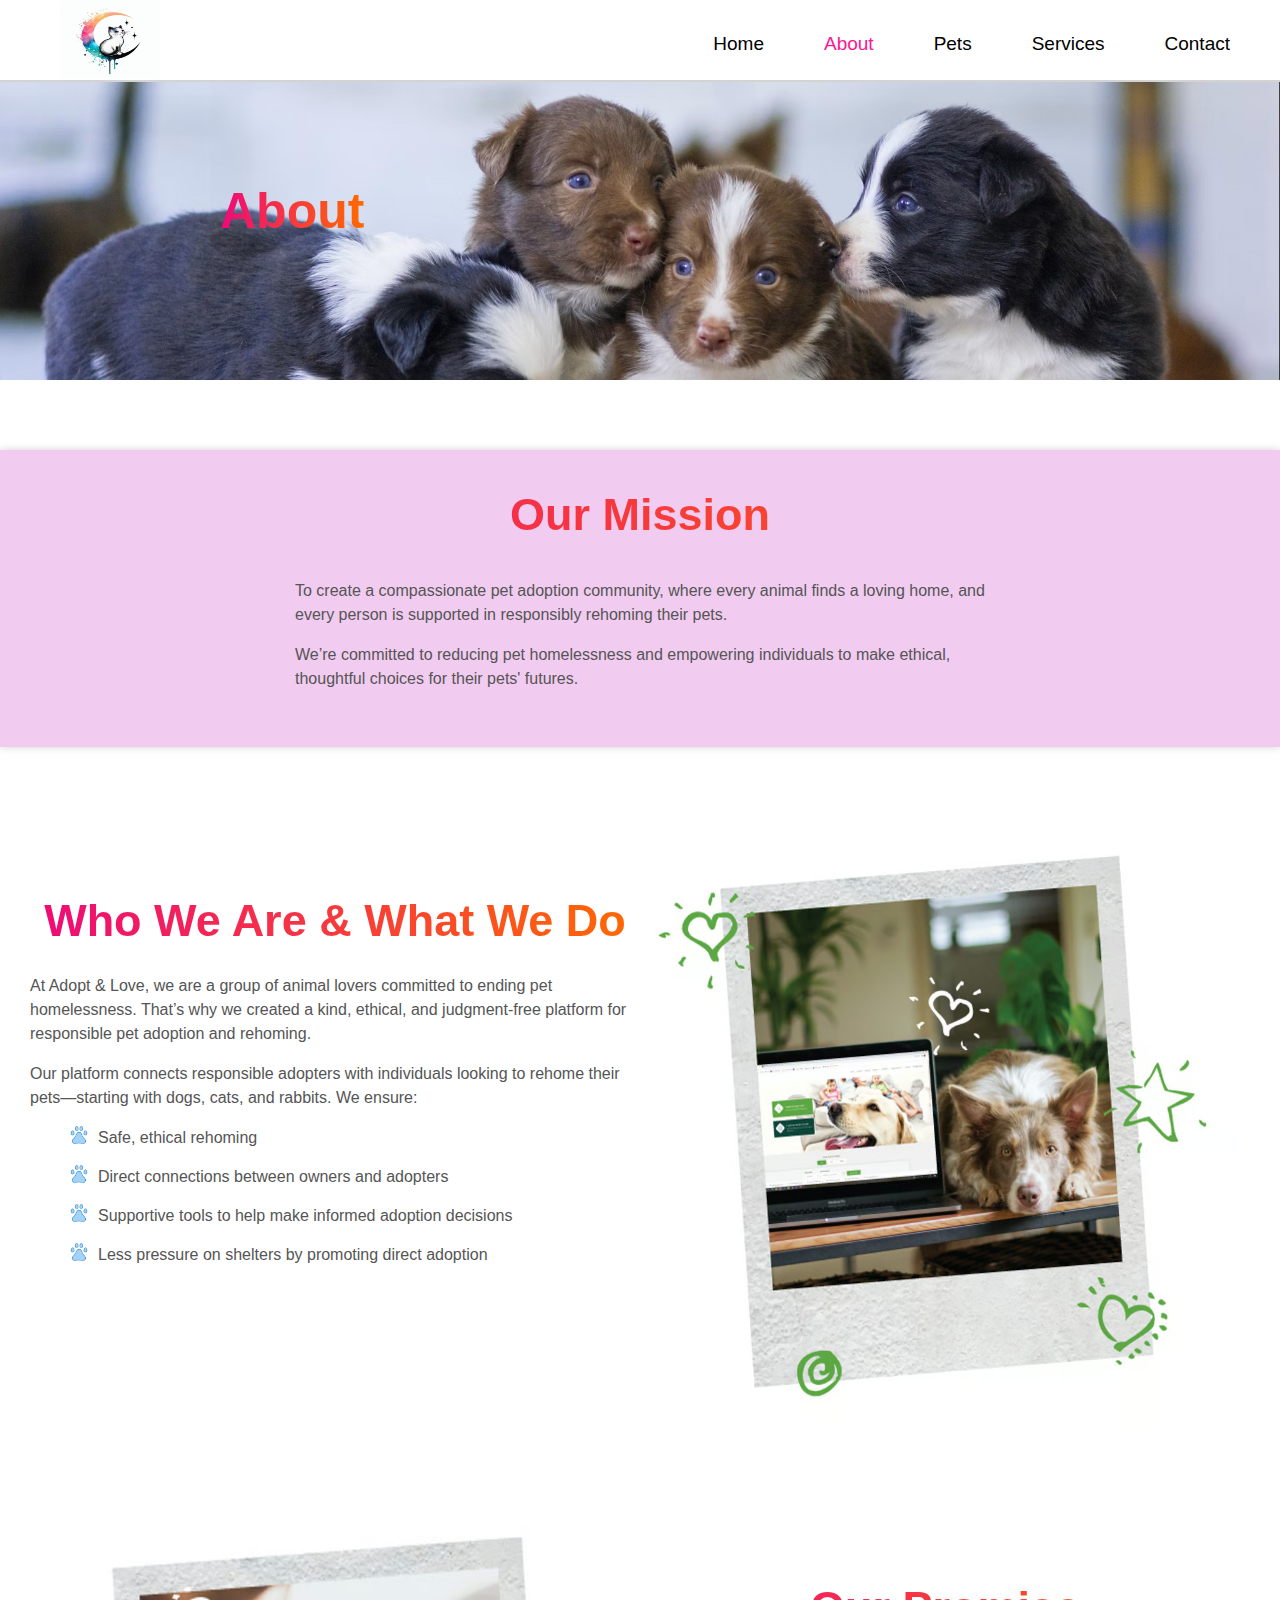
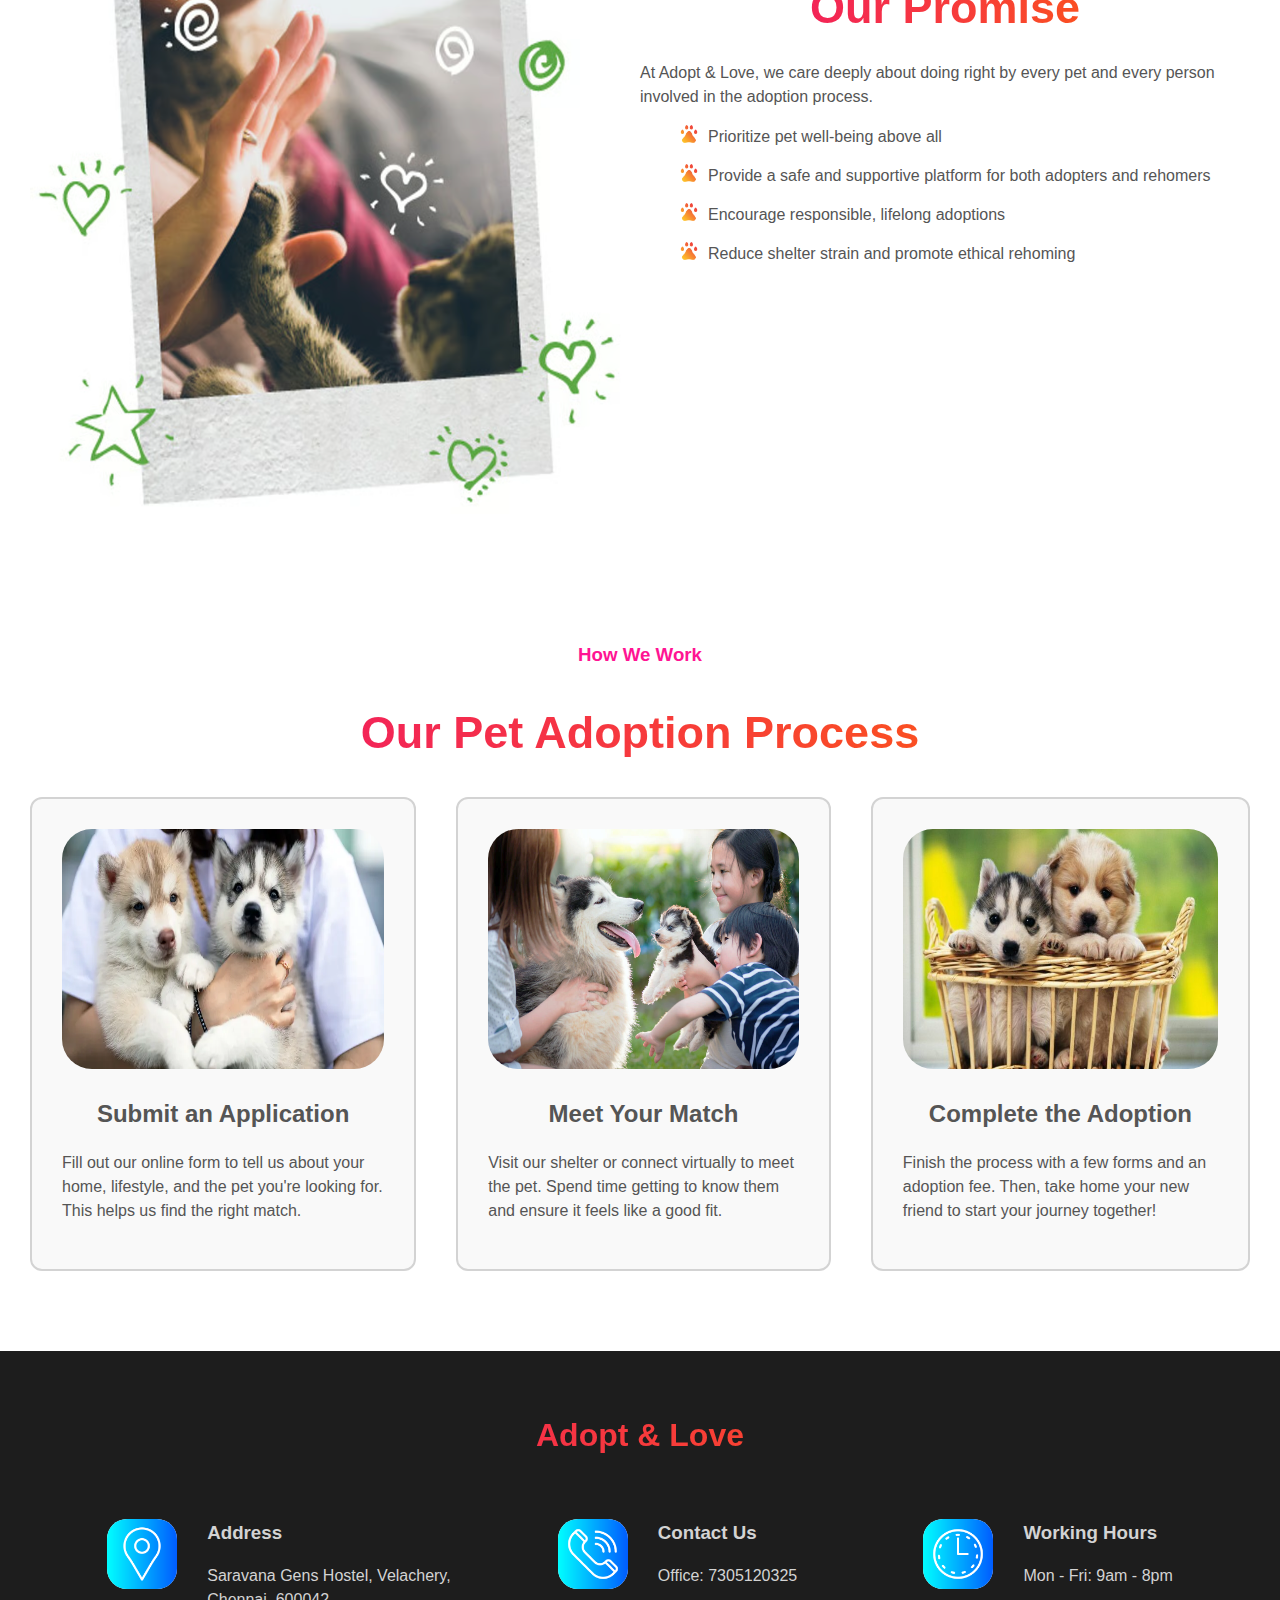
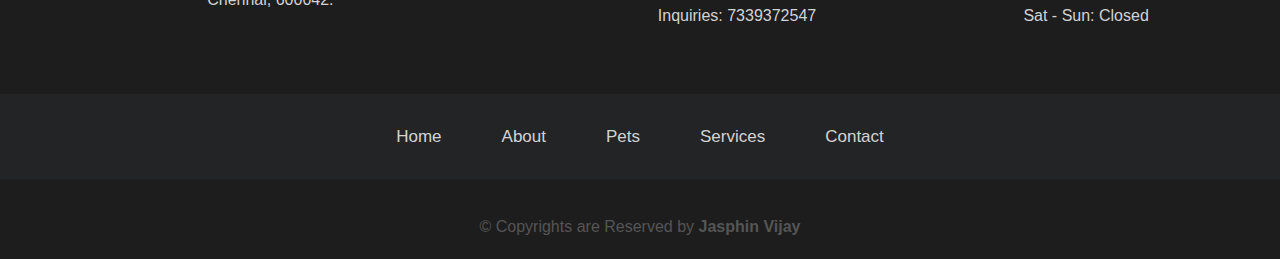
<file: HTML/about.html>
<!DOCTYPE html>
<html lang="en">

<head>
    <meta charset="UTF-8">
    <meta name="viewport" content="width=device-width, initial-scale=1.0">
    <title>Adopt & Love | About</title>
    <link rel="icon" href="../Images/Icons/Logo-Icon.png">
    <link rel="stylesheet" href="../CSS/about.css">
</head>

<body>

    <a href="#for-arrow" id="scrollArrow">
        <img src="../Images/Icons/Up_Arrow_Icon.png" alt="Up-Arrow-Icon-image">
    </a>

    <!-- ----------------------------------------------------------------------------------------------------- -->

    <header id="for-arrow">
        <h1 class="gradient-highlight">About</h1>

        <section class="nav-section">
            <img src="../Images/Website-Logo.jpeg" alt="Website-Logo-image">

            <div class="menu" onclick="toggleMenu()">
                <div></div>
                <div></div>
                <div></div>
            </div>

            <nav class="nav-top" id="mobileMenu">
                <a href="home.html">Home</a>
                <a href="about.html">About</a>
                <a href="pets.html">Pets</a>
                <a href="services.html">Services</a>
                <a href="contact.html">Contact</a>
            </nav>
        </section>
    </header>

    <!-- ----------------------------------------------------------------------------------------------------- -->

    <section class="our-mission">
        <h1 class="heading-h1-1 gradient-highlight">Our Mission</h1>

        <div class="mission-para">
            <p>To create a compassionate pet adoption community, where every animal finds a loving home,
                and every person is supported in responsibly rehoming their pets.</p>
            <p>We’re committed to reducing pet homelessness and empowering individuals to make ethical, thoughtful
                choices for their pets' futures.</p>
        </div>
    </section>

    <!-- ----------------------------------------------------------------------------------------------------- -->

    <section class="who-and-promise">
        <div>
            <h1 class="heading-h1-1 gradient-highlight">Who We Are & What We Do</h1>

            <p>At Adopt & Love, we are a group of animal lovers committed to ending pet homelessness.
                That’s why we created a kind, ethical, and judgment-free platform for responsible pet adoption and
                rehoming.</p>

            <P>Our platform connects responsible adopters with individuals looking to rehome their pets—starting
                with dogs, cats, and rabbits. We ensure:</P>

            <ul class="ul-icon">
                <li><img src="../Images/Icons/Paw-Print-Icon-2.png" alt="Paw-Print-Icon-2-image">Safe, ethical
                    rehoming</li>
                <li><img src="../Images/Icons/Paw-Print-Icon-2.png" alt="Paw-Print-Icon-2-image">Direct connections
                    between owners and adopters</li>
                <li><img src="../Images/Icons/Paw-Print-Icon-2.png" alt="Paw-Print-Icon-2-image">Supportive tools to
                    help make informed adoption decisions</li>
                <li><img src="../Images/Icons/Paw-Print-Icon-2.png" alt="Paw-Print-Icon-2-image">Less pressure on
                    shelters by promoting direct adoption</li>
            </ul>
        </div>

        <div>
            <img src="../Images/dog-7.avif" alt="dog-7-image">
        </div>
    </section>

    <!-- ----------------------------------------------------------------------------------------------------- -->

    <section class="who-and-promise">
        <div>
            <img src="../Images/dog-6.avif" alt="dog-6-image">
        </div>

        <div>
            <h1 class="heading-h1-1 gradient-highlight">Our Promise</h1>

            <p>At Adopt & Love, we care deeply about doing right by every pet and every person involved in the
                adoption process.</p>

            <ul class="ul-icon">
                <li><img src="../Images/Icons/Paw-Print-Icon-3.png" alt="Paw-Print-Icon-3-image">Prioritize pet
                    well-being above all</li>
                <li><img src="../Images/Icons/Paw-Print-Icon-3.png" alt="Paw-Print-Icon-3-image">Provide a safe and
                    supportive platform for both adopters and rehomers</li>
                <li><img src="../Images/Icons/Paw-Print-Icon-3.png" alt="Paw-Print-Icon-3-image">Encourage
                    responsible, lifelong adoptions</li>
                <li><img src="../Images/Icons/Paw-Print-Icon-3.png" alt="Paw-Print-Icon-3-image">Reduce shelter
                    strain and promote ethical rehoming</li>
            </ul>
        </div>
    </section>


    <!-- ----------------------------------------------------------------------------------------------------- -->

    <section class="Adoption-Process">
        <h3>How We Work</h3>
        <h1 class="heading-h1-1 gradient-highlight">Our Pet Adoption Process</h1>

        <section class="process">
            <div class="process-divs">
                <img src="../Images/adopting-puppies-in-pairs.webp" alt="adopting-puppies-in-pairs-image">
                <h2>Submit an Application</h2>
                <p>Fill out our online form to tell us about your home, lifestyle, and the pet you're looking for. This
                    helps us find the right match.</p>
            </div>

            <div class="process-divs">
                <img src="../Images/dog-3.avif" alt="dog-3-image">
                <h2>Meet Your Match</h2>
                <p>Visit our shelter or connect virtually to meet the pet. Spend time getting to know them and ensure it
                    feels like a good fit.</p>
            </div>

            <div class="process-divs">
                <img src="../Images/dog-2.jpg" alt="dog-2-image">
                <h2>Complete the Adoption</h2>
                <p>Finish the process with a few forms and an adoption fee. Then, take home your new friend to start
                    your journey together!</p>
            </div>
        </section>
    </section>

    <!-- ----------------------------------------------------------------------------------------------------- -->

    <footer>
        <h1 class="gradient-highlight">Adopt & Love</h1>

        <section class="footer-list">
            <div class="footer-box">
                <div>
                    <img src="../Images/Icons/Location_Icon.png" alt="Location_Icon-image">
                </div>
                <div class="footer-details">
                    <h3>Address</h4>
                        <p>Saravana Gens Hostel, Velachery, <br> Chennai, 600042.</p>
                </div>
            </div>

            <div class="footer-box">
                <div>
                    <img src="../Images/Icons/Phone_Icon.png" alt="Phone_Icon-image">
                </div>
                <div class="footer-details">
                    <h3>Contact Us</h3>
                    <p>Office: 7305120325</p>
                    <p>Inquiries: 7339372547</p>
                </div>
            </div>

            <div class="footer-box">
                <div>
                    <img src="../Images/Icons/Clock_Icon.png" alt="Clock_Icon-image">
                </div>
                <div class="footer-details">
                    <h3>Working Hours</h3>
                    <p>Mon - Fri: 9am - 8pm</p>
                    <p>Sat - Sun: Closed</p>
                </div>
            </div>
        </section>

        <!-- ----------------------------------------------------------------------------------------------------- -->

        <nav class="nav-bottom">
            <a href="home.html">Home</a>
            <a href="about.html">About</a>
            <a href="pets.html">Pets</a>
            <a href="services.html">Services</a>
            <a href="contact.html">Contact</a>
        </nav>

        <!-- ----------------------------------------------------------------------------------------------------- -->

        <p>© Copyrights are Reserved by <b>Jasphin Vijay</b></p>
    </footer>

    <!-- ----------------------------------------------------------------------------------------------------- -->

    <script src="../JS/script.js"></script>
</body>

</html>
</file>
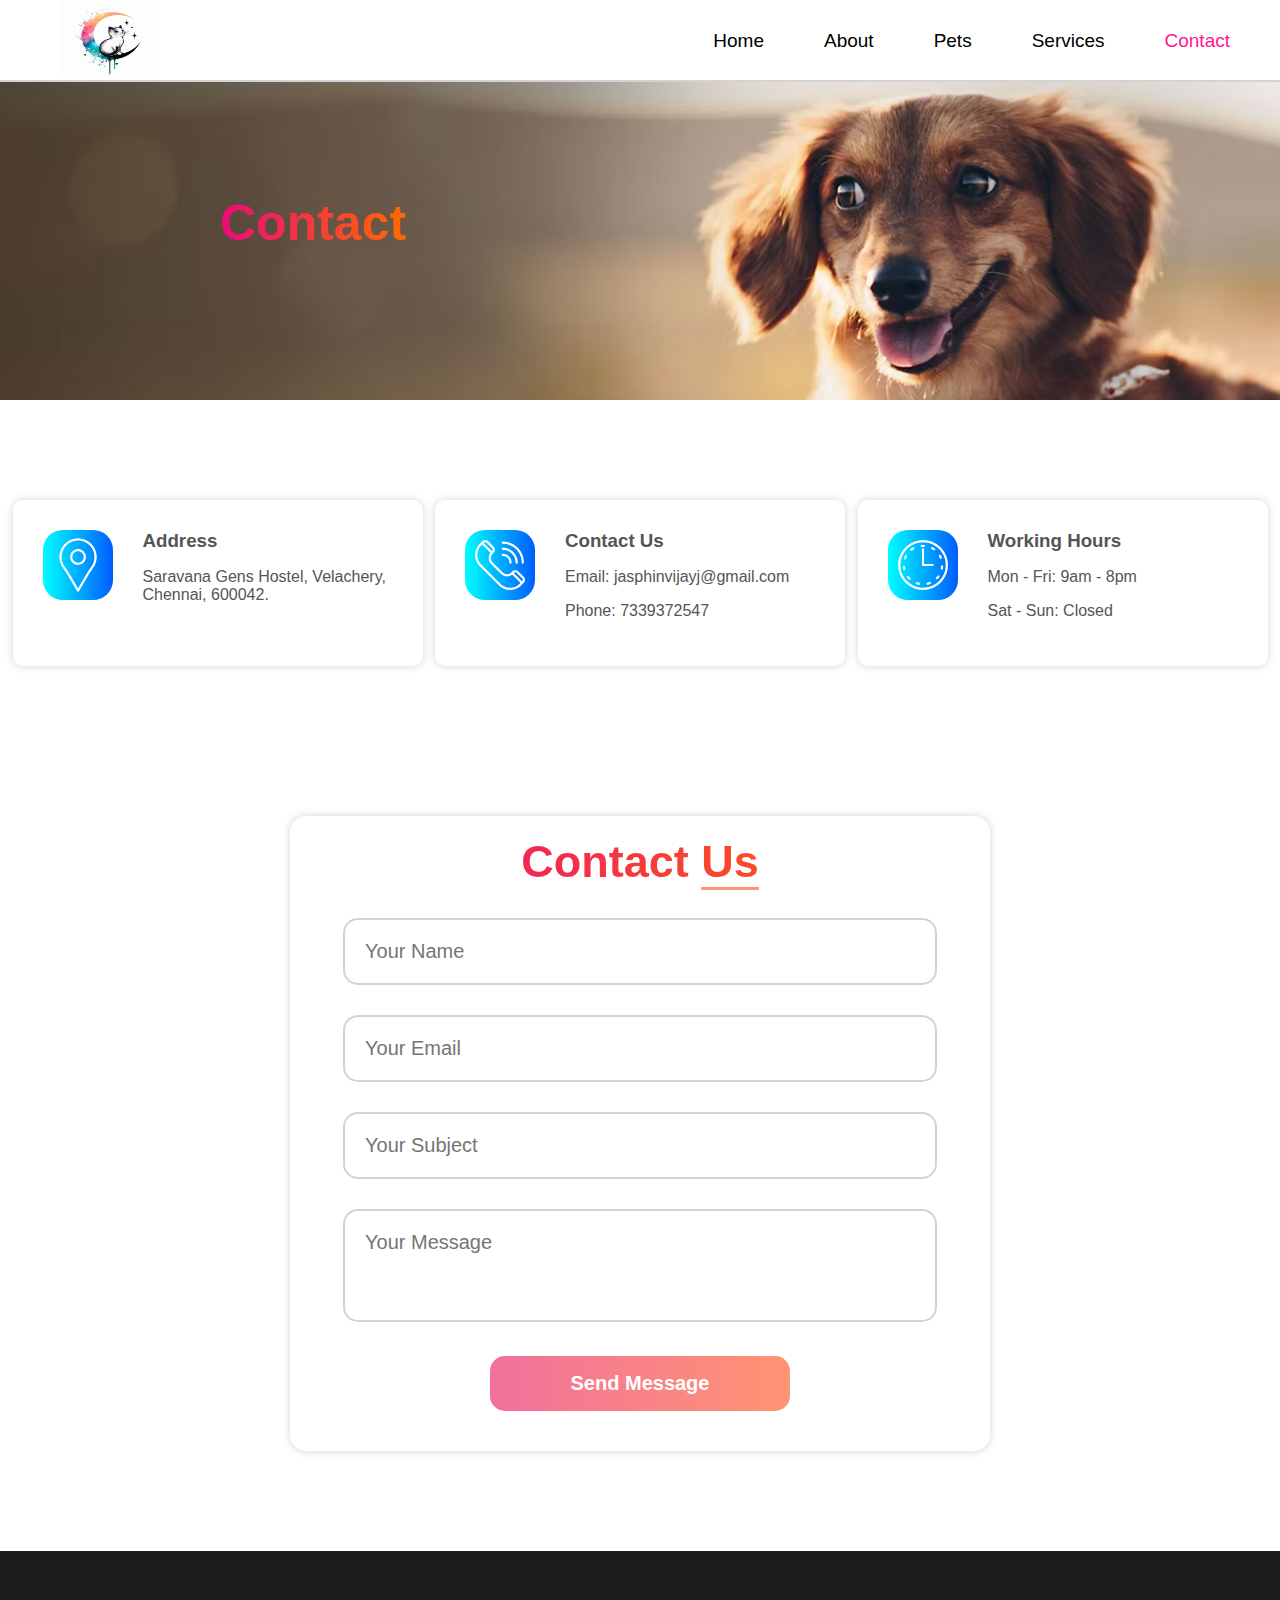
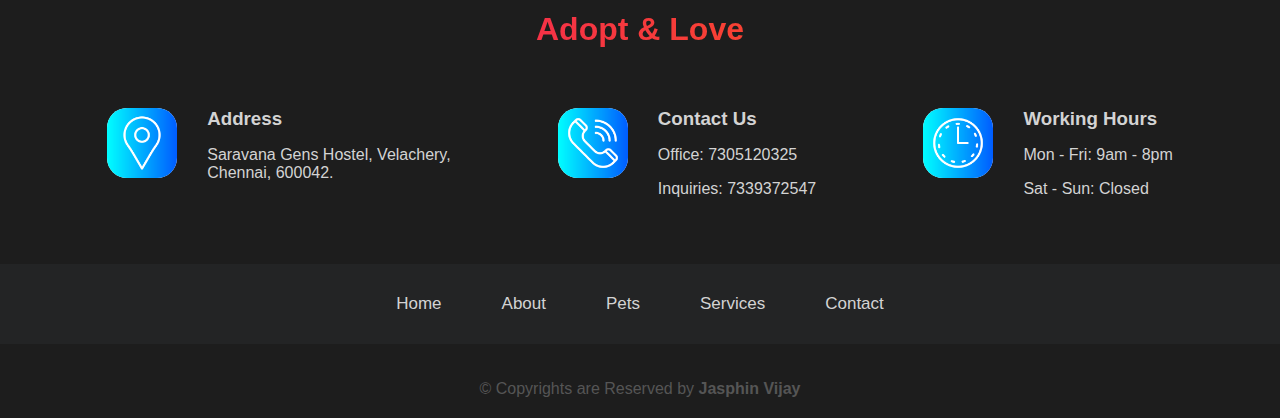
<file: HTML/contact.html>
<!DOCTYPE html>
<html lang="en">

<head>
    <meta charset="UTF-8">
    <meta name="viewport" content="width=device-width, initial-scale=1.0">
    <title>Adopt & Love | Contact</title>
    <link rel="icon" href="../Images/Icons/Logo-Icon.png">
    <link rel="stylesheet" href="../CSS/contact.css">
</head>

<body>

    <a href="#for-arrow" id="scrollArrow">
        <img src="../Images/Icons/Up_Arrow_Icon.png" alt="Up-Arrow-Icon-image">
    </a>

    <!-- ----------------------------------------------------------------------------------------------------- -->

    <header id="for-arrow">
        <h1 class="gradient-highlight">Contact</h1>

        <section class="nav-section">
            <img src="../Images/Website-Logo.jpeg" alt="Website-Logo-image">

            <div class="menu" onclick="toggleMenu()">
                <div></div>
                <div></div>
                <div></div>
            </div>

            <nav class="nav-top" id="mobileMenu">
                <a href="home.html">Home</a>
                <a href="about.html">About</a>
                <a href="pets.html">Pets</a>
                <a href="services.html">Services</a>
                <a href="contact.html">Contact</a>
            </nav>
        </section>
    </header>

    <!-- ----------------------------------------------------------------------------------------------------- -->

    <section class="contact-section footer-list">
        <div class="contact-box footer-box">
            <div>
                <img src="../Images/Icons/Location_Icon.png" alt="Location_Icon-image">
            </div>
            <div class="footer-details">
                <h3>Address</h3>
                <p>Saravana Gens Hostel, Velachery, <br> Chennai, 600042.</p>
            </div>
        </div>

        <div class="contact-box footer-box">
            <div>
                <img src="../Images/Icons/Phone_Icon.png" alt="Phone_Icon-image">
            </div>
            <div class="footer-details">
                <h3>Contact Us</h3>
                <p>Email: jasphinvijayj@gmail.com</p>
                <p>Phone: 7339372547</p>
            </div>
        </div>

        <div class="contact-box footer-box">
            <div>
                <img src="../Images/Icons/Clock_Icon.png" alt="Clock_Icon-image">
            </div>
            <div class="footer-details">
                <h3>Working Hours</h3>
                <p>Mon - Fri: 9am - 8pm</p>
                <p>Sat - Sun: Closed</p>
            </div>
        </div>
    </section>

    <!-- ----------------------------------------------------------------------------------------------------- -->

    <section class="form-section">
        <h2 class="gradient-highlight">Contact <span class="top-span">Us</span></h2>

        <form action="https://api.web3forms.com/submit" method="post">

            <div class="input-group">
                <input type="text" id="name" placeholder="Your Name"><br>
                <small></small>
            </div>
            <div class="input-group">
                <input type="email" id="email" placeholder="Your Email"><br>
                <small></small>
            </div>
            <div class="input-group">
                <input type="text" id="subject" placeholder="Your Subject"><br>
                <small></small>
            </div>
            <div class="input-group">
                <textarea rows="3" id="message" placeholder="Your Message"></textarea><br>
                <small></small>
            </div>

            <button type="submit" class="button-1"><b>Send Message</b></button>

        </form>
    </section>

    <!-- ----------------------------------------------------------------------------------------------------- -->

    <footer>
        <h1 class="gradient-highlight">Adopt & Love</h1>

        <section class="footer-list">
            <div class="footer-box">
                <div>
                    <img src="../Images/Icons/Location_Icon.png" alt="Location_Icon-image">
                </div>
                <div class="footer-details">
                    <h3>Address</h4>
                        <p>Saravana Gens Hostel, Velachery, <br> Chennai, 600042.</p>
                </div>
            </div>

            <div class="footer-box">
                <div>
                    <img src="../Images/Icons/Phone_Icon.png" alt="Phone_Icon-image">
                </div>
                <div class="footer-details">
                    <h3>Contact Us</h3>
                    <p>Office: 7305120325</p>
                    <p>Inquiries: 7339372547</p>
                </div>
            </div>

            <div class="footer-box">
                <div>
                    <img src="../Images/Icons/Clock_Icon.png" alt="Clock_Icon-image">
                </div>
                <div class="footer-details">
                    <h3>Working Hours</h3>
                    <p>Mon - Fri: 9am - 8pm</p>
                    <p>Sat - Sun: Closed</p>
                </div>
            </div>
        </section>

        <!-- ----------------------------------------------------------------------------------------------------- -->

        <nav class="nav-bottom">
            <a href="home.html">Home</a>
            <a href="about.html">About</a>
            <a href="pets.html">Pets</a>
            <a href="services.html">Services</a>
            <a href="contact.html">Contact</a>
        </nav>

        <!-- ----------------------------------------------------------------------------------------------------- -->

        <p>© Copyrights are Reserved by <b>Jasphin Vijay</b></p>
    </footer>

    <!-- ----------------------------------------------------------------------------------------------------- -->

    <script src="../JS/script.js"></script>
</body>

</html>
</file>
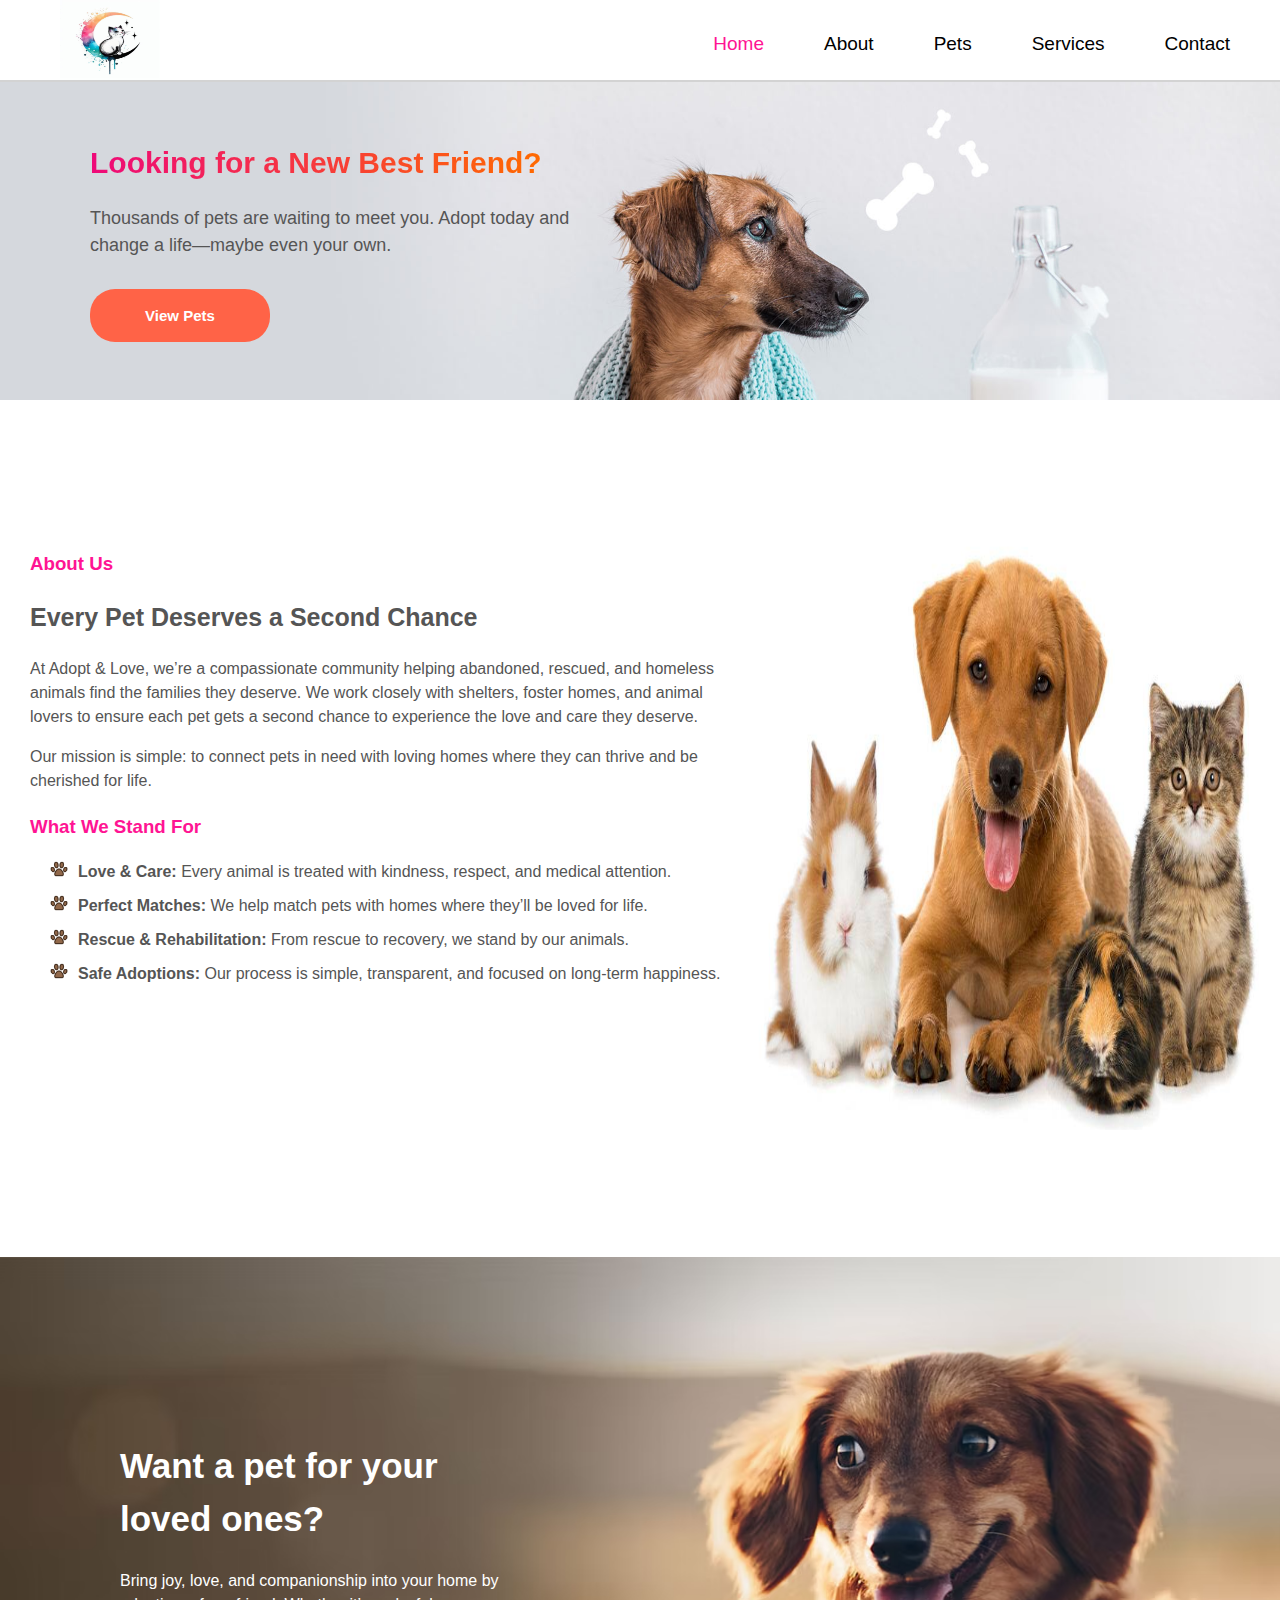
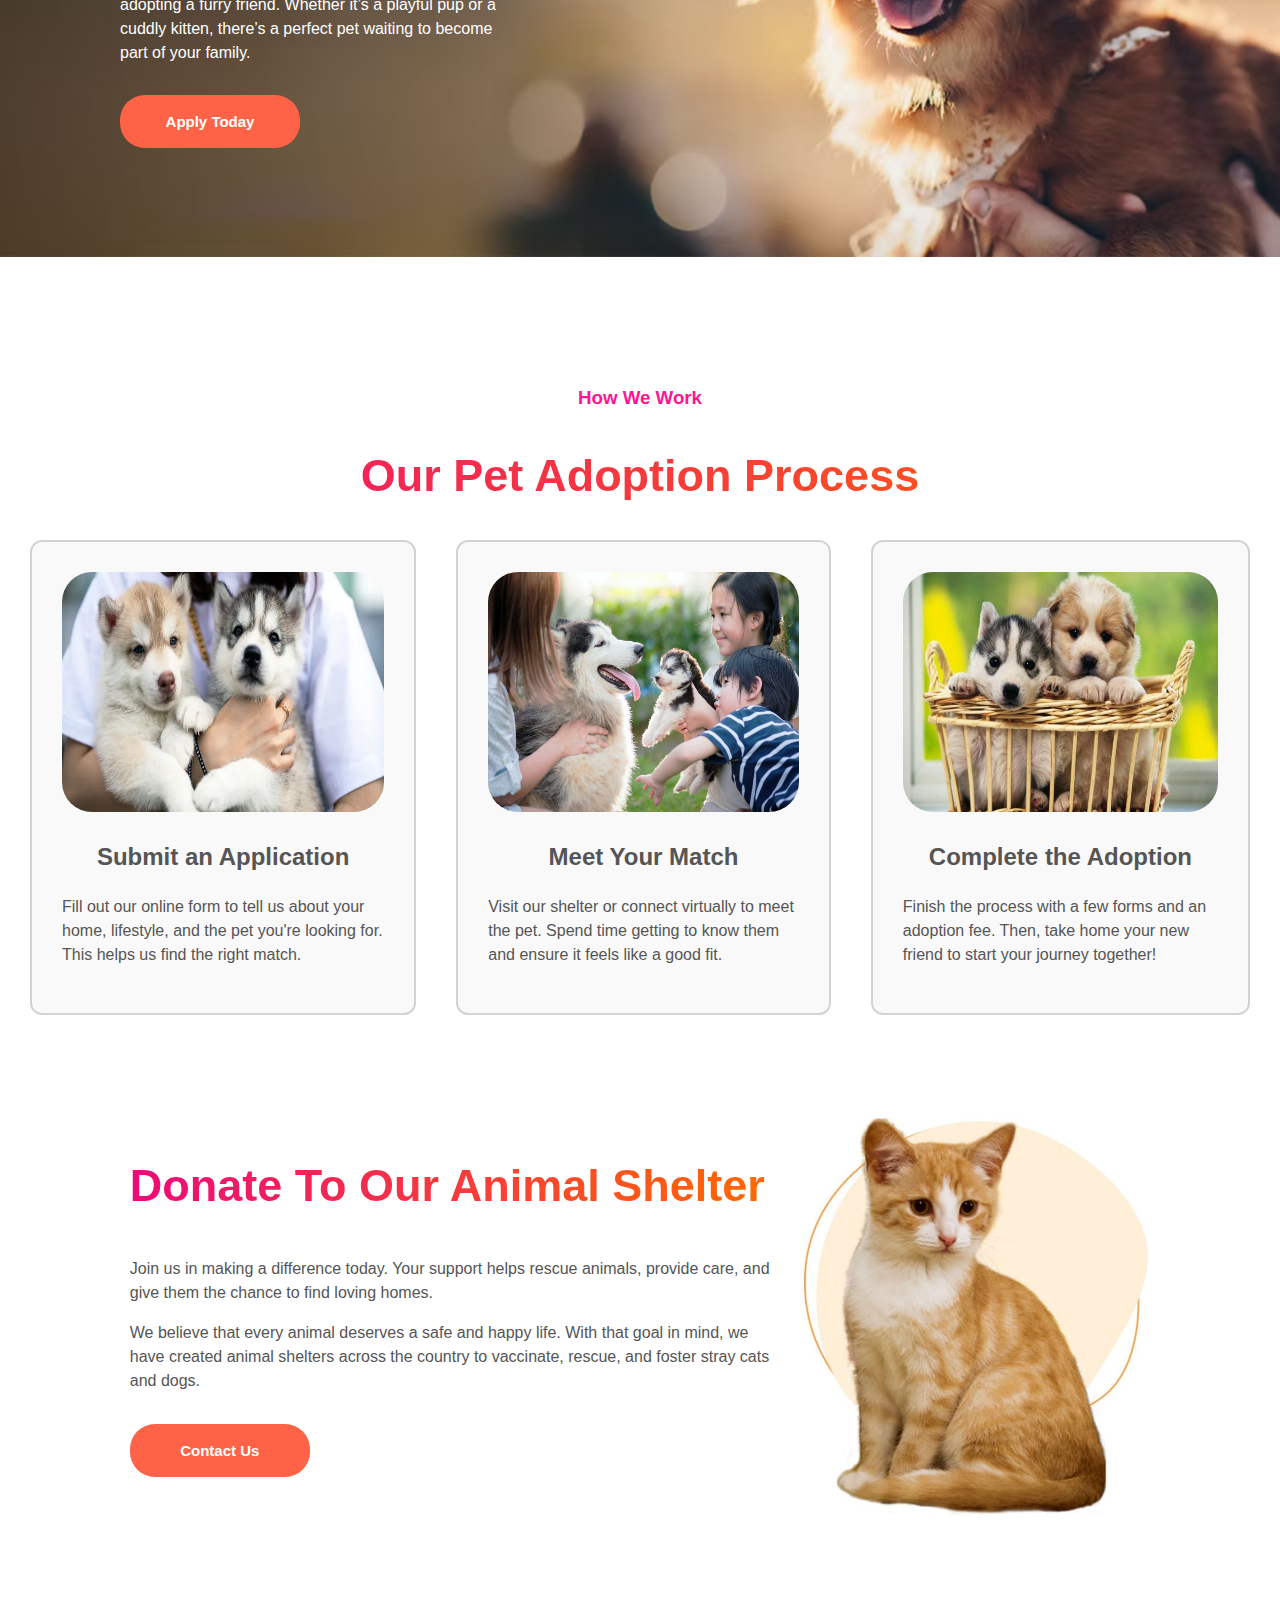
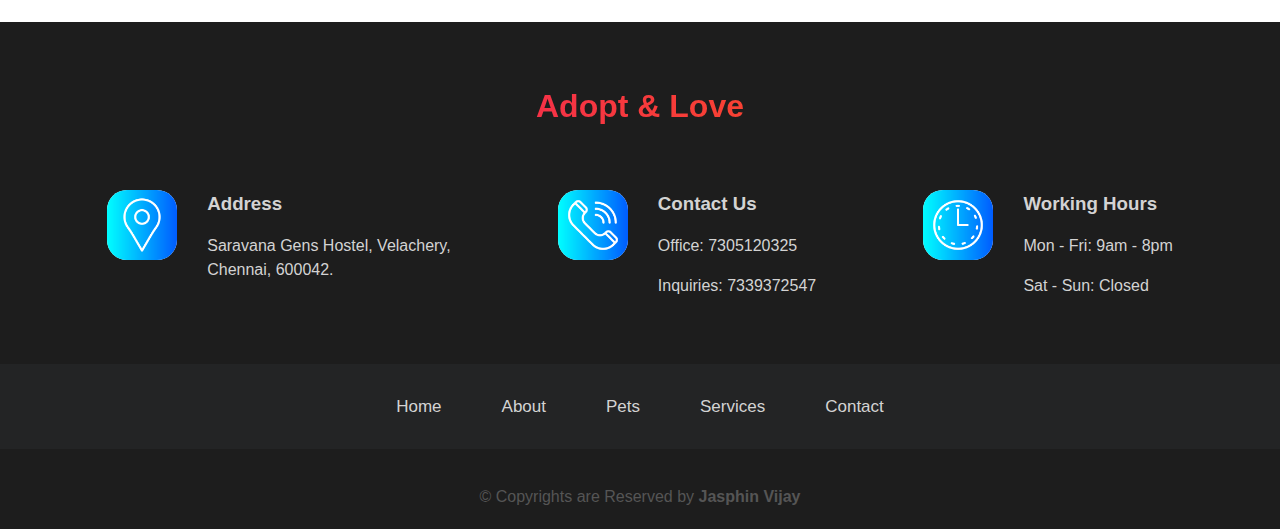
<file: HTML/home.html>
<!DOCTYPE html>
<html lang="en">

<head>
    <meta charset="UTF-8">
    <meta name="viewport" content="width=device-width, initial-scale=1.0">
    <title>Adopt & Love | Home</title>
    <link rel="icon" href="../Images/Icons/Logo-Icon.png">
    <link rel="stylesheet" href="../CSS/home.css">
</head>

<body>

    <a href="#for-arrow" id="scrollArrow">
        <img src="../Images/Icons/Up_Arrow_Icon.png" alt="Up-Arrow-Icon-image">
    </a>

    <!-- ----------------------------------------------------------------------------------------------------- -->

    <header id="for-arrow">
        <section class="nav-section">
            <img src="../Images/Website-Logo.jpeg" alt="Website-Logo-image">

            <div class="menu" onclick="toggleMenu()">
                <div></div>
                <div></div>
                <div></div>
            </div>

            <nav class="nav-top" id="mobileMenu">
                <a href="home.html">Home</a>
                <a href="about.html">About</a>
                <a href="pets.html">Pets</a>
                <a href="services.html">Services</a>
                <a href="contact.html">Contact</a>
            </nav>
        </section>

        <!-- ----------------------------------------------------------------------------------------------------- -->

        <section class="intro">
            <h1 class="gradient-highlight">Looking for a New Best Friend?</h1>
            <p>Thousands of pets are waiting to meet you. Adopt today and change a life—maybe even your own.</p>
            <button class="button-1" onclick="window.location.href='pets.html'"><b>View Pets</b></button>
        </section>
    </header>

    <!-- ----------------------------------------------------------------------------------------------------- -->

    <section class="about-section">
        <div class="about-content">
            <h3>About Us</h3>
            <h2>Every Pet Deserves a Second Chance</h2>

            <p>At Adopt & Love, we’re a compassionate community helping abandoned, rescued, and homeless
                animals find the families they deserve. We work closely with shelters, foster homes, and animal
                lovers to ensure each pet gets a second chance to experience the love and care they deserve.
            </p>
            <p>Our mission is simple: to connect pets in need with loving homes where they can thrive and be
                cherished for life.
            </p>

            <h3>What We Stand For</h3>
            <ul class="about-ul">
                <li><img src="../Images/Icons/Paw-Print-Icon-1.png" alt="Paw-Print-Icon"><b>Love & Care:</b> Every
                    animal is treated with kindness, respect, and medical attention.</li>
                <li><img src="../Images/Icons/Paw-Print-Icon-1.png" alt="Paw-Print-Icon"><b>Perfect Matches:</b> We
                    help match pets with homes where they’ll be loved for life.</li>
                <li><img src="../Images/Icons/Paw-Print-Icon-1.png" alt="Paw-Print-Icon"><b>Rescue &
                        Rehabilitation:</b> From rescue to recovery, we stand by our animals.</li>
                <li><img src="../Images/Icons/Paw-Print-Icon-1.png" alt="Paw-Print-Icon"><b>Safe Adoptions:</b> Our
                    process is simple, transparent, and focused on long-term happiness.</li>
            </ul>
        </div>

        <div>
            <img src="../Images/dogs_cats_rabbits_pets.jpg" alt="dogs_cats_rabbits_pets_image">
        </div>
    </section>

    <!-- ----------------------------------------------------------------------------------------------------- -->

    <section class="loved-ones">
        <img src="../Images/dog-1.avif" alt="dog-1-image">

        <div>
            <h1>Want a pet for your loved ones?</h1>
            <p>Bring joy, love, and companionship into your home by adopting a furry friend. Whether it’s a
                playful pup or a cuddly kitten, there’s a perfect pet waiting to become part of your family.
            </p>
            <button class="button-1" onclick="window.location.href='pets.html'"><b>Apply Today</b></button>
        </div>
    </section>

    <!-- ----------------------------------------------------------------------------------------------------- -->

    <section class="Adoption-Process">
        <h3>How We Work</h3>
        <h1 class="heading-h1-1 gradient-highlight">Our Pet Adoption Process</h1>

        <section class="process">
            <div class="process-divs">
                <img src="../Images/adopting-puppies-in-pairs.webp" alt="adopting-puppies-in-pairs-image">
                <h2>Submit an Application</h2>
                <p>Fill out our online form to tell us about your home, lifestyle, and the pet you're looking for. This
                    helps us find the right match.</p>
            </div>

            <div class="process-divs">
                <img src="../Images/dog-3.avif" alt="dog-3-image">
                <h2>Meet Your Match</h2>
                <p>Visit our shelter or connect virtually to meet the pet. Spend time getting to know them and ensure it
                    feels like a good fit.</p>
            </div>

            <div class="process-divs">
                <img src="../Images/dog-2.jpg" alt="dog-2-image">
                <h2>Complete the Adoption</h2>
                <p>Finish the process with a few forms and an adoption fee. Then, take home your new friend to start
                    your journey together!</p>
            </div>
        </section>
    </section>

    <!-- ----------------------------------------------------------------------------------------------------- -->

    <section class="donate-section">
        <div class="donate-content">
            <h2 class="gradient-highlight">Donate To Our Animal Shelter</h2>

            <p>Join us in making a difference today. Your support helps rescue animals, provide care, and give
                them the chance to find loving homes.</p>

            <p>We believe that every animal deserves a safe and happy life. With that goal in mind, we have created
                animal
                shelters across the country to vaccinate, rescue, and foster stray cats and dogs.</p>

            <button class="button-1" onclick="window.location.href='contact.html'"><b>Contact Us</b></button>
        </div>

        <div class="donate-img">
            <img src="../Images/cat-2.jpg" alt="cat-2-image">
        </div>
    </section>

    <!-- ----------------------------------------------------------------------------------------------------- -->

    <footer>
        <h1 class="gradient-highlight">Adopt & Love</h1>

        <section class="footer-list">
            <div class="footer-box">
                <div>
                    <img src="../Images/Icons/Location_Icon.png" alt="Location_Icon-image">
                </div>
                <div class="footer-details">
                    <h3>Address</h4>
                        <p>Saravana Gens Hostel, Velachery, <br> Chennai, 600042.</p>
                </div>
            </div>

            <div class="footer-box">
                <div>
                    <img src="../Images/Icons/Phone_Icon.png" alt="Phone_Icon-image">
                </div>
                <div class="footer-details">
                    <h3>Contact Us</h3>
                    <p>Office: 7305120325</p>
                    <p>Inquiries: 7339372547</p>
                </div>
            </div>

            <div class="footer-box">
                <div>
                    <img src="../Images/Icons/Clock_Icon.png" alt="Clock_Icon-image">
                </div>
                <div class="footer-details">
                    <h3>Working Hours</h3>
                    <p>Mon - Fri: 9am - 8pm</p>
                    <p>Sat - Sun: Closed</p>
                </div>
            </div>
        </section>

        <!-- ----------------------------------------------------------------------------------------------------- -->

        <nav class="nav-bottom">
            <a href="home.html">Home</a>
            <a href="about.html">About</a>
            <a href="pets.html">Pets</a>
            <a href="services.html">Services</a>
            <a href="contact.html">Contact</a>
        </nav>

        <!-- ----------------------------------------------------------------------------------------------------- -->

        <p>© Copyrights are Reserved by <b>Jasphin Vijay</b></p>
    </footer>

    <!-- ----------------------------------------------------------------------------------------------------- -->

    <script src="../JS/script.js"></script>
</body>

</html>
</file>
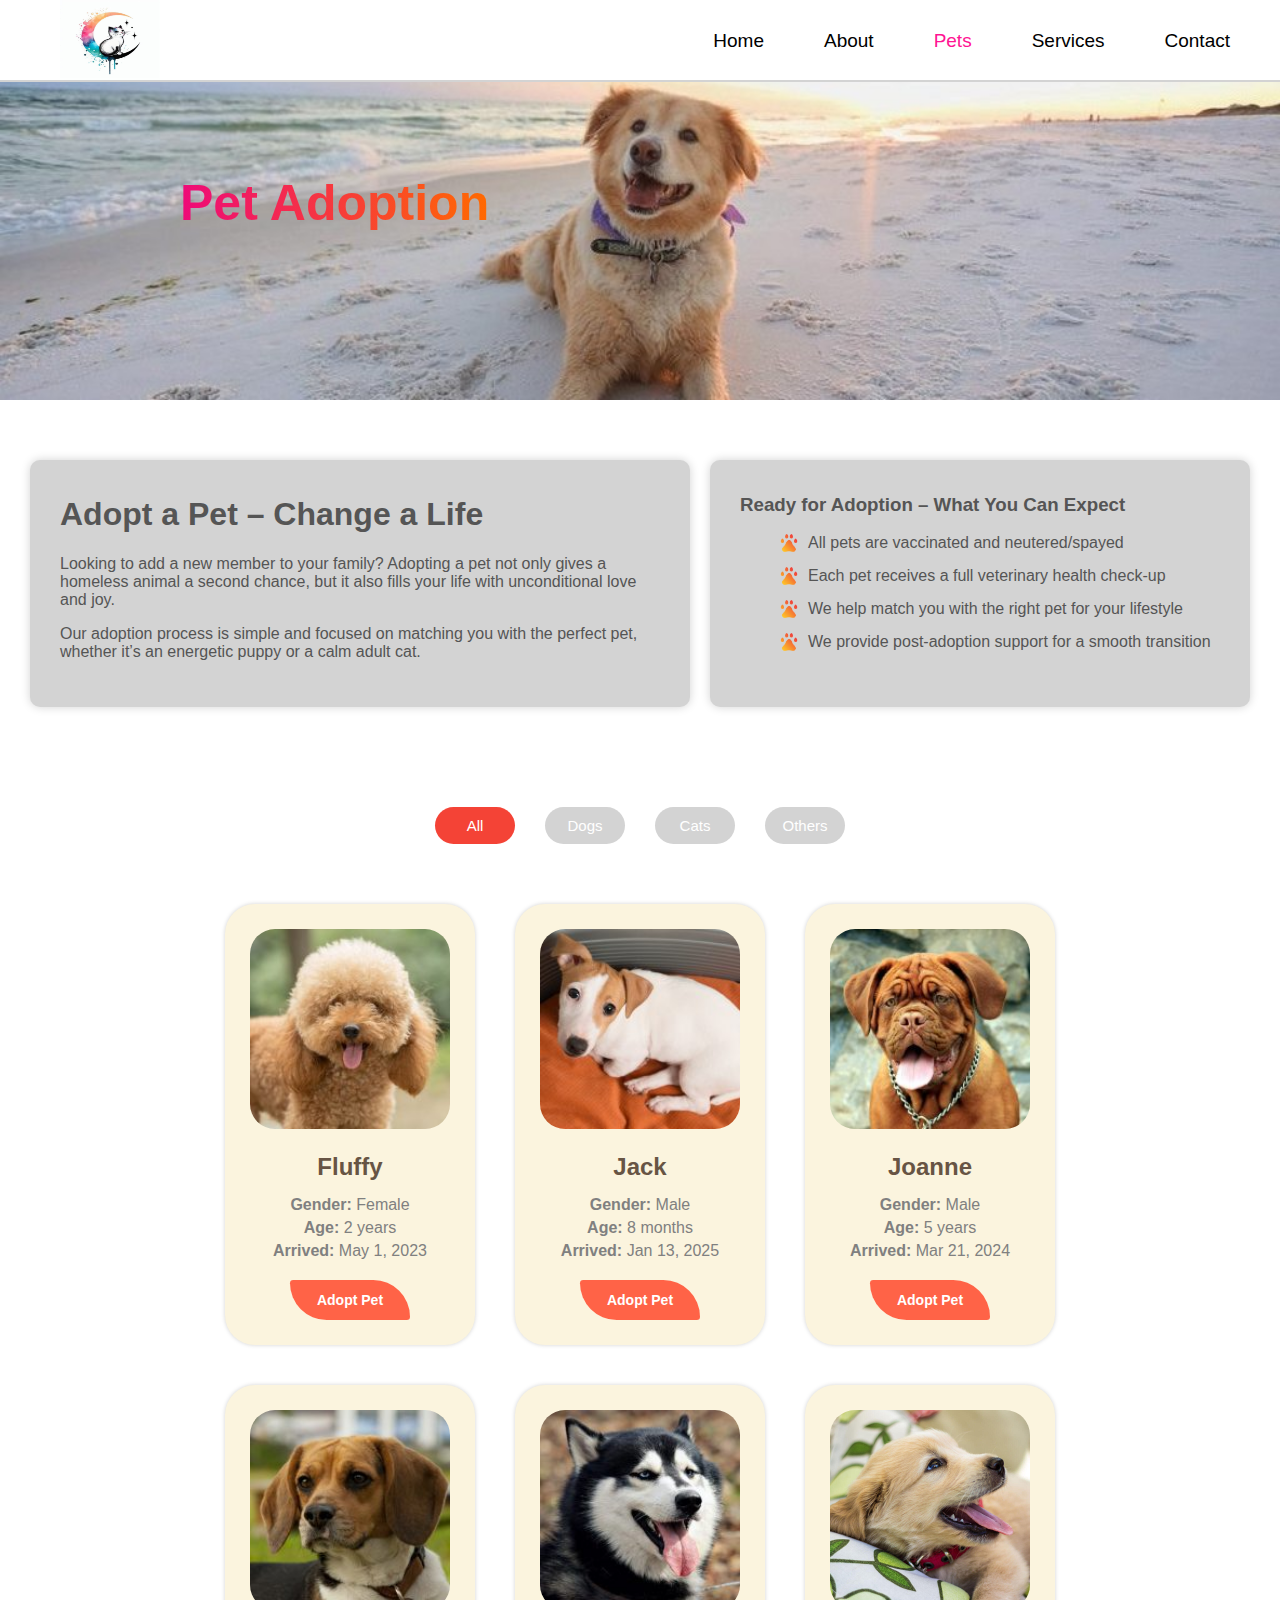
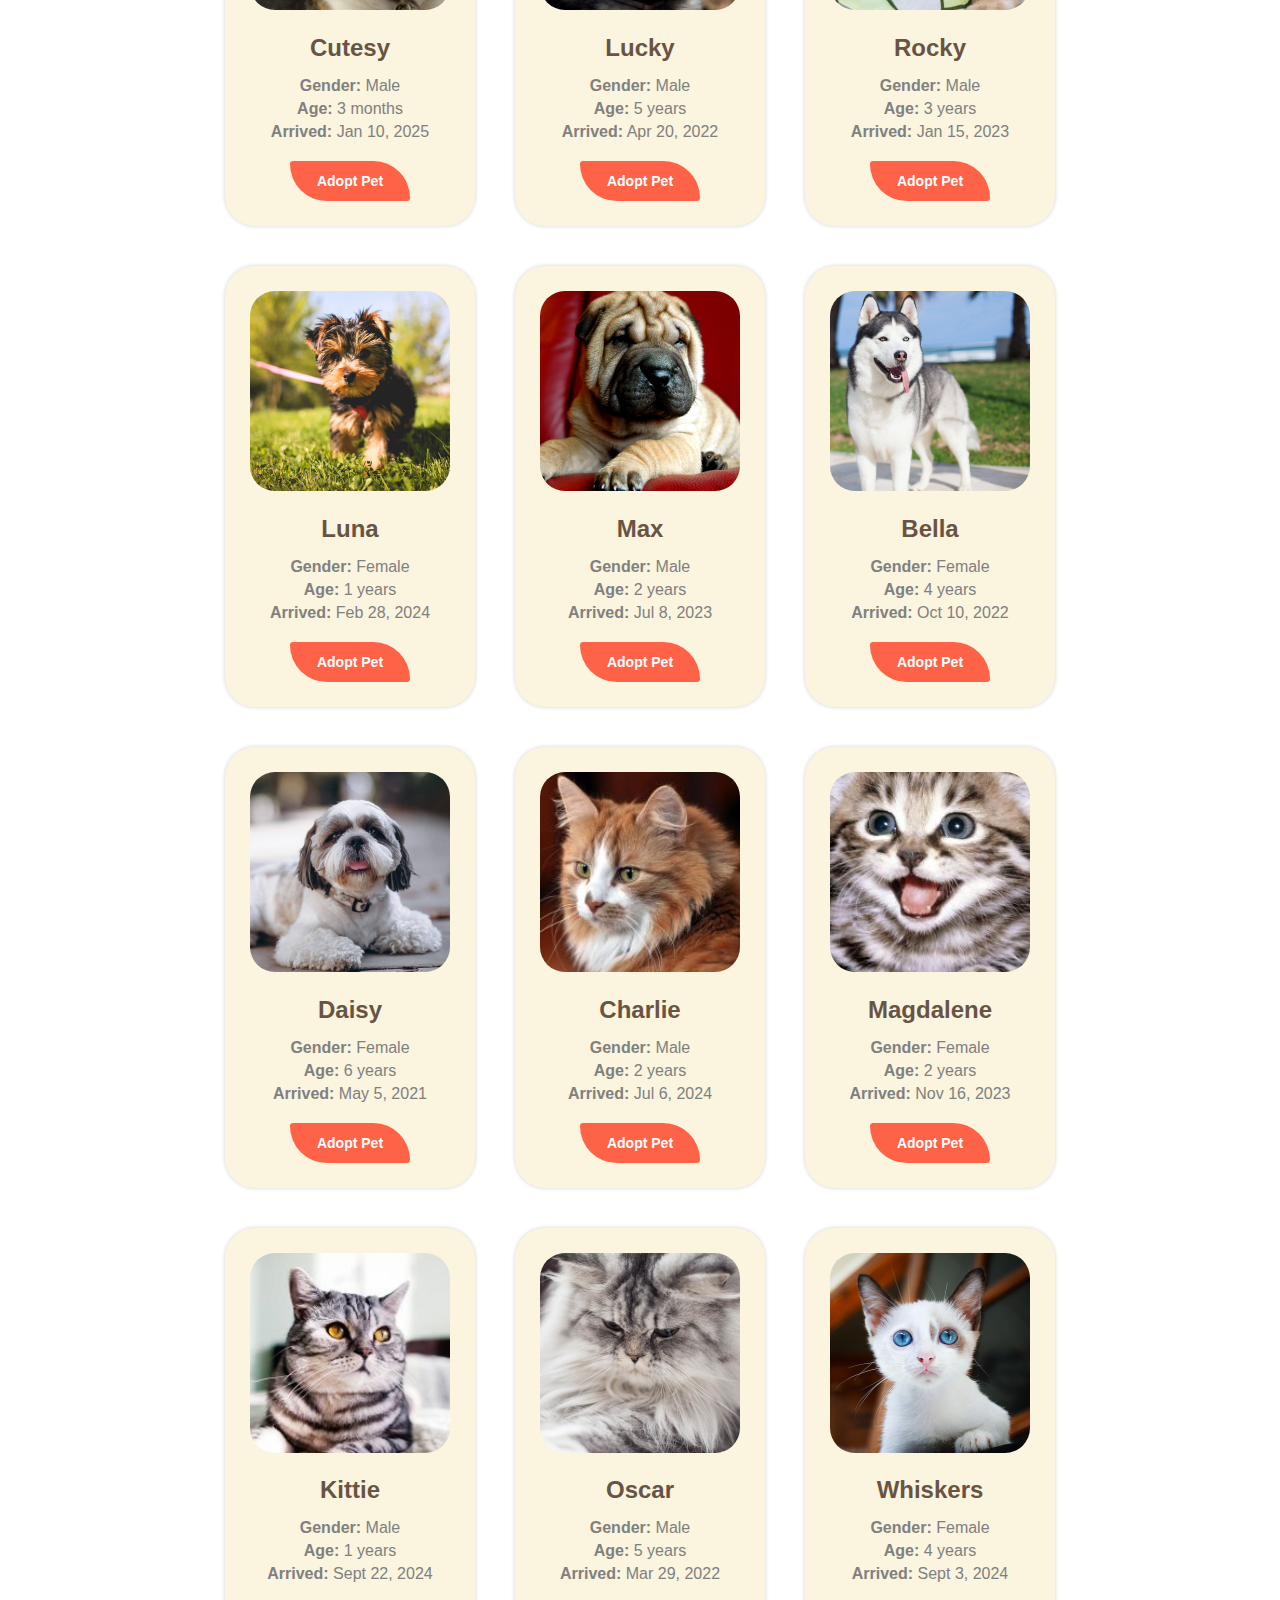
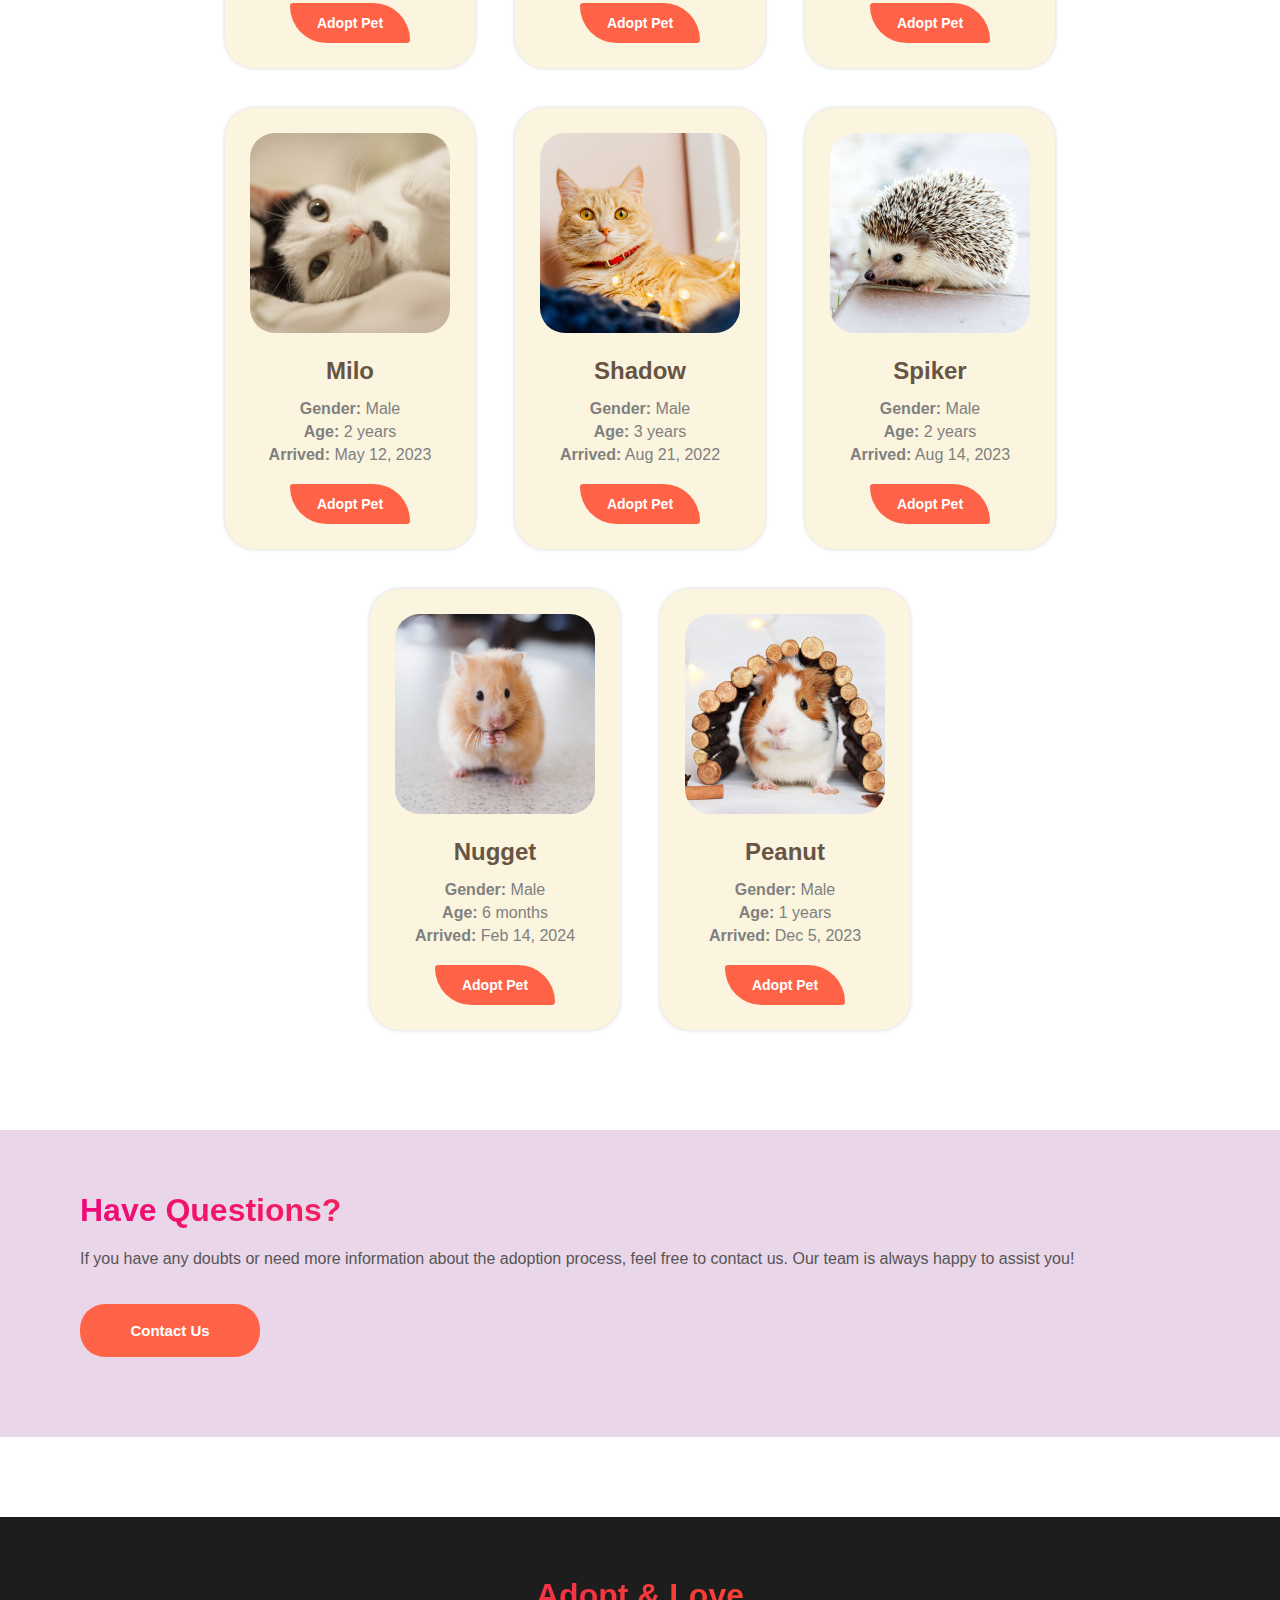
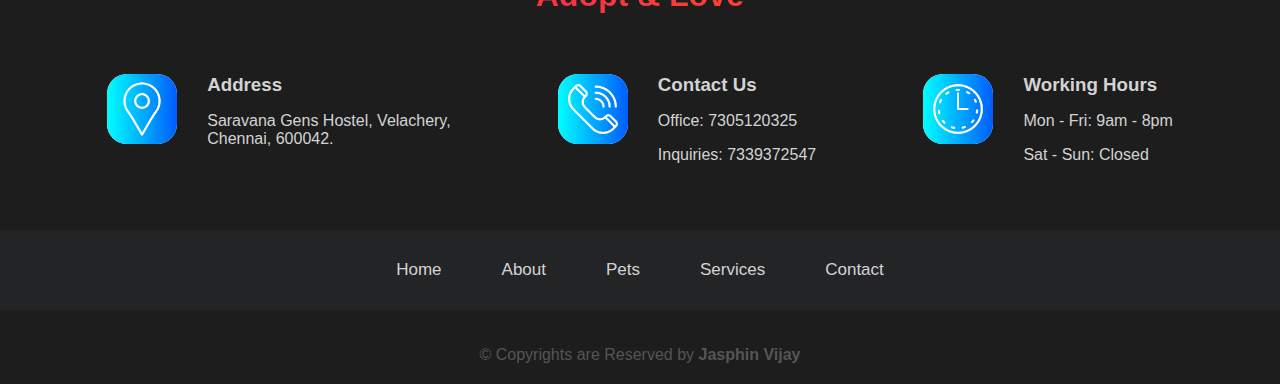
<file: HTML/pets.html>
<!DOCTYPE html>
<html lang="en">

<head>
    <meta charset="UTF-8">
    <meta name="viewport" content="width=device-width, initial-scale=1.0">
    <title>Adopt & Love | Pets</title>
    <link rel="icon" href="../Images/Icons/Logo-Icon.png">
    <link rel="stylesheet" href="../CSS/pets.css">
</head>

<body>

    <a href="#for-arrow" id="scrollArrow">
        <img src="../Images/Icons/Up_Arrow_Icon.png" alt="Up-Arrow-Icon-image">
    </a>

    <!-- ----------------------------------------------------------------------------------------------------- -->

    <header id="for-arrow">
        <h1 class="gradient-highlight">Pet Adoption</h1>

        <section class="nav-section">
            <img src="../Images/Website-Logo.jpeg" alt="Website-Logo-image">

            <div class="menu" onclick="toggleMenu()">
                <div></div>
                <div></div>
                <div></div>
            </div>

            <nav class="nav-top" id="mobileMenu">
                <a href="home.html">Home</a>
                <a href="about.html">About</a>
                <a href="pets.html">Pets</a>
                <a href="services.html">Services</a>
                <a href="contact.html">Contact</a>
            </nav>
        </section>
    </header>

    <!-- ----------------------------------------------------------------------------------------------------- -->

    <section class="adoption-section">
        <div class="adoption adoption-intro">
            <h1>Adopt a Pet – Change a Life</h1>

            <p>Looking to add a new member to your family? Adopting a pet not only gives a homeless animal a second
                chance, but it also fills your life with unconditional love and joy.</p>

            <p>Our adoption process is simple and focused on matching you with the perfect pet, whether it’s an
                energetic puppy or a calm adult cat.</p>
        </div>

        <div class="adoption adoption-details">
            <h3>Ready for Adoption – What You Can Expect</h3>

            <ul class="ul-icon">
                <li><img src="../Images/Icons/Paw-Print-Icon-3.png" alt="Paw-Print-Icon-3-image">All pets are vaccinated
                    and neutered/spayed</li>
                <li><img src="../Images/Icons/Paw-Print-Icon-3.png" alt="Paw-Print-Icon-3-image">Each pet receives a
                    full veterinary health check-up</li>
                <li><img src="../Images/Icons/Paw-Print-Icon-3.png" alt="Paw-Print-Icon-3-image">We help match you with
                    the right pet for your lifestyle</li>
                <li><img src="../Images/Icons/Paw-Print-Icon-3.png" alt="Paw-Print-Icon-3-image">We provide
                    post-adoption support for a smooth transition</li>
            </ul>
        </div>
    </section>

    <!-- ----------------------------------------------------------------------------------------------------- -->

    <div class="filter-buttons">
        <button id="allbtn" class="activeButton" onclick="filterPets('all', 'allbtn')">All</button>
        <button id="dogsbtn" onclick="filterPets('dogs', 'dogsbtn')">Dogs</button>
        <button id="catsbtn" onclick="filterPets('cats', 'catsbtn')">Cats</button>
        <button id="othersbtn" onclick="filterPets('others', 'othersbtn')">Others</button>
    </div>

    <!-- ----------------------------------------------------------------------------------------------------- -->

    <section class="pet-list">
        <!-- ------------------------- Dogs --------------------------------------- -->
        <div class="pet-card dogs">
            <img src="../Images/Pets-Adoption/Dogs/dog-adoption-1.jpg" alt="dog-adoption-1-image">
            <h2>Fluffy</h2>
            <p><strong>Gender:</strong> Female</p>
            <p><strong>Age:</strong> 2 years</p>
            <p><strong>Arrived:</strong> May 1, 2023</p>
            <button><b>Adopt Pet</b></button>
        </div>

        <div class="pet-card dogs">
            <img src="../Images/Pets-Adoption/Dogs/dog-adoption-2.jpg" alt="dog-adoption-2-image">
            <h2>Jack</h2>
            <p><strong>Gender:</strong> Male</p>
            <p><strong>Age:</strong> 8 months</p>
            <p><strong>Arrived:</strong> Jan 13, 2025</p>
            <button><b>Adopt Pet</b></button>
        </div>

        <div class="pet-card dogs">
            <img src="../Images/Pets-Adoption/Dogs/dog-adoption-3.jpg" alt="dog-adoption-3-image">
            <h2>Joanne</h2>
            <p><strong>Gender:</strong> Male</p>
            <p><strong>Age:</strong> 5 years</p>
            <p><strong>Arrived:</strong> Mar 21, 2024</p>
            <button><b>Adopt Pet</b></button>
        </div>

        <div class="pet-card dogs">
            <img src="../Images/Pets-Adoption/Dogs/dog-adoption-4.jpg" alt="dog-adoption-4-image">
            <h2>Cutesy</h2>
            <p><strong>Gender:</strong> Male</p>
            <p><strong>Age:</strong> 3 months</p>
            <p><strong>Arrived:</strong> Jan 10, 2025</p>
            <button><b>Adopt Pet</b></button>
        </div>

        <div class="pet-card dogs">
            <img src="../Images/Pets-Adoption/Dogs/dog-adoption-5.jpg" alt="dog-adoption-5-image">
            <h2>Lucky</h2>
            <p><strong>Gender:</strong> Male</p>
            <p><strong>Age:</strong> 5 years</p>
            <p><strong>Arrived:</strong> Apr 20, 2022</p>
            <button><b>Adopt Pet</b></button>
        </div>

        <div class="pet-card dogs">
            <img src="../Images/Pets-Adoption/Dogs/dog-adoption-6.jpg" alt="dog-adoption-6-image">
            <h2>Rocky</h2>
            <p><strong>Gender:</strong> Male</p>
            <p><strong>Age:</strong> 3 years</p>
            <p><strong>Arrived:</strong> Jan 15, 2023</p>
            <button><b>Adopt Pet</b></button>
        </div>

        <div class="pet-card dogs">
            <img src="../Images/Pets-Adoption/Dogs/dog-adoption-7.jpg" alt="dog-adoption-7-image">
            <h2>Luna</h2>
            <p><strong>Gender:</strong> Female</p>
            <p><strong>Age:</strong> 1 years</p>
            <p><strong>Arrived:</strong> Feb 28, 2024</p>
            <button><b>Adopt Pet</b></button>
        </div>

        <div class="pet-card dogs">
            <img src="../Images/Pets-Adoption/Dogs/dog-adoption-8.jpg" alt="dog-adoption-8-image">
            <h2>Max</h2>
            <p><strong>Gender:</strong> Male</p>
            <p><strong>Age:</strong> 2 years</p>
            <p><strong>Arrived:</strong> Jul 8, 2023</p>
            <button><b>Adopt Pet</b></button>
        </div>

        <div class="pet-card dogs">
            <img src="../Images/Pets-Adoption/Dogs/dog-adoption-9.jpg" alt="dog-adoption-9-image">
            <h2>Bella</h2>
            <p><strong>Gender:</strong> Female</p>
            <p><strong>Age:</strong> 4 years</p>
            <p><strong>Arrived:</strong> Oct 10, 2022</p>
            <button><b>Adopt Pet</b></button>
        </div>

        <div class="pet-card dogs">
            <img src="../Images/Pets-Adoption/Dogs/dog-adoption-10.jpg" alt="dog-adoption-10-image">
            <h2>Daisy</h2>
            <p><strong>Gender:</strong> Female</p>
            <p><strong>Age:</strong> 6 years</p>
            <p><strong>Arrived:</strong> May 5, 2021</p>
            <button><b>Adopt Pet</b></button>
        </div>

        <!-- ------------------------- Cats --------------------------------------- -->
        <div class="pet-card cats">
            <img src="../Images/Pets-Adoption/Cats/cat-adoption-1.jpg" alt="cat-adoption-1-image">
            <h2>Charlie</h2>
            <p><strong>Gender:</strong> Male</p>
            <p><strong>Age:</strong> 2 years</p>
            <p><strong>Arrived:</strong> Jul 6, 2024</p>
            <button><b>Adopt Pet</b></button>
        </div>

        <div class="pet-card cats">
            <img src="../Images/Pets-Adoption/Cats/cat-adoption-2.jpg" alt="cat-adoption-2-image">
            <h2>Magdalene</h2>
            <p><strong>Gender:</strong> Female</p>
            <p><strong>Age:</strong> 2 years</p>
            <p><strong>Arrived:</strong> Nov 16, 2023</p>
            <button><b>Adopt Pet</b></button>
        </div>

        <div class="pet-card cats">
            <img src="../Images/Pets-Adoption/Cats/cat-adoption-3.jpg" alt="cat-adoption-3-image">
            <h2>Kittie</h2>
            <p><strong>Gender:</strong> Male</p>
            <p><strong>Age:</strong> 1 years</p>
            <p><strong>Arrived:</strong> Sept 22, 2024</p>
            <button><b>Adopt Pet</b></button>
        </div>

        <div class="pet-card cats">
            <img src="../Images/Pets-Adoption/Cats/cat-adoption-4.jpg" alt="cat-adoption-4-image">
            <h2>Oscar</h2>
            <p><strong>Gender:</strong> Male</p>
            <p><strong>Age:</strong> 5 years</p>
            <p><strong>Arrived:</strong> Mar 29, 2022</p>
            <button><b>Adopt Pet</b></button>
        </div>

        <div class="pet-card cats">
            <img src="../Images/Pets-Adoption/Cats/cat-adoption-5.jpg" alt="cat-adoption-5-image">
            <h2>Whiskers</h2>
            <p><strong>Gender:</strong> Female</p>
            <p><strong>Age:</strong> 4 years</p>
            <p><strong>Arrived:</strong> Sept 3, 2024</p>
            <button><b>Adopt Pet</b></button>
        </div>

        <div class="pet-card cats">
            <img src="../Images/Pets-Adoption/Cats/cat-adoption-6.jpg" alt="cat-adoption-6-image">
            <h2>Milo</h2>
            <p><strong>Gender:</strong> Male</p>
            <p><strong>Age:</strong> 2 years</p>
            <p><strong>Arrived:</strong> May 12, 2023</p>
            <button><b>Adopt Pet</b></button>
        </div>

        <div class="pet-card cats">
            <img src="../Images/Pets-Adoption/Cats/cat-adoption-7.jpg" alt="cat-adoption-7-image">
            <h2>Shadow</h2>
            <p><strong>Gender:</strong> Male</p>
            <p><strong>Age:</strong> 3 years</p>
            <p><strong>Arrived:</strong> Aug 21, 2022</p>
            <button><b>Adopt Pet</b></button>
        </div>

        <!-- ------------------------- Others --------------------------------------- -->
        <div class="pet-card others">
            <img src="../Images/Pets-Adoption/Others/other-adoption-1.jpg" alt="other-adoption-1-image">
            <h2>Spiker</h2>
            <p><strong>Gender:</strong> Male</p>
            <p><strong>Age:</strong> 2 years</p>
            <p><strong>Arrived:</strong> Aug 14, 2023</p>
            <button><b>Adopt Pet</b></button>
        </div>

        <div class="pet-card others">
            <img src="../Images/Pets-Adoption/Others/other-adoption-2.jpg" alt="other-adoption-2-image">
            <h2>Nugget</h2>
            <p><strong>Gender:</strong> Male</p>
            <p><strong>Age:</strong> 6 months</p>
            <p><strong>Arrived:</strong> Feb 14, 2024</p>
            <button><b>Adopt Pet</b></button>
        </div>

        <div class="pet-card others">
            <img src="../Images/Pets-Adoption/Others/other-adoption-3.jpg" alt="other-adoption-3-image">
            <h2>Peanut</h2>
            <p><strong>Gender:</strong> Male</p>
            <p><strong>Age:</strong> 1 years</p>
            <p><strong>Arrived:</strong> Dec 5, 2023</p>
            <button><b>Adopt Pet</b></button>
        </div>
    </section>

    <!-- ----------------------------------------------------------------------------------------------------- -->

    <section class="help-section">
        <h1 class="gradient-highlight">Have Questions?</h1>

        <p>If you have any doubts or need more information about the adoption process, feel free to contact us. Our team
            is always happy to assist you!</p>

        <button class="button-1" onclick="window.location.href='contact.html'"><b>Contact Us</b></button>
    </section>

    <!-- ----------------------------------------------------------------------------------------------------- -->

    <footer>
        <h1 class="gradient-highlight">Adopt & Love</h1>

        <section class="footer-list">
            <div class="footer-box">
                <div>
                    <img src="../Images/Icons/Location_Icon.png" alt="Location_Icon-image">
                </div>
                <div class="footer-details">
                    <h3>Address</h4>
                        <p>Saravana Gens Hostel, Velachery, <br> Chennai, 600042.</p>
                </div>
            </div>

            <div class="footer-box">
                <div>
                    <img src="../Images/Icons/Phone_Icon.png" alt="Phone_Icon-image">
                </div>
                <div class="footer-details">
                    <h3>Contact Us</h3>
                    <p>Office: 7305120325</p>
                    <p>Inquiries: 7339372547</p>
                </div>
            </div>

            <div class="footer-box">
                <div>
                    <img src="../Images/Icons/Clock_Icon.png" alt="Clock_Icon-image">
                </div>
                <div class="footer-details">
                    <h3>Working Hours</h3>
                    <p>Mon - Fri: 9am - 8pm</p>
                    <p>Sat - Sun: Closed</p>
                </div>
            </div>
        </section>

        <!-- ----------------------------------------------------------------------------------------------------- -->

        <nav class="nav-bottom">
            <a href="home.html">Home</a>
            <a href="about.html">About</a>
            <a href="pets.html">Pets</a>
            <a href="services.html">Services</a>
            <a href="contact.html">Contact</a>
        </nav>

        <!-- ----------------------------------------------------------------------------------------------------- -->

        <p>© Copyrights are Reserved by <b>Jasphin Vijay</b></p>
    </footer>

    <!-- ----------------------------------------------------------------------------------------------------- -->

    <script src="../JS/script.js"></script>
</body>

</html>
</file>
<file: CSS/index.css>
/* -------------------Most Common Used ---------------------- */

.gradient-highlight {
  background: linear-gradient(to right, #ee0979, #ff6a00);
  -webkit-background-clip: text;
  background-clip: text;
  color: transparent;
}

/* -------------------------------------------------------------- */

html {
  scroll-behavior: smooth;
  /* To make it scroll smoothly instead of jumping directly. */
}

* {
  font-family: 'Segoe UI', Tahoma, Geneva, Verdana, sans-serif;
}

body {
  padding: 0;
  margin: 0;
  color: #555;
  line-height: 1.5;
}

body::-webkit-scrollbar {
  display: none;
}

/* -------------------------------------------------------------- */

#scrollArrow {
  position: fixed;
  z-index: 3;
  right: 30px;
  bottom: 30px;
  display: none;
  /* Hide for now and use JS for show the arrow */
}

#scrollArrow>img {
  width: 50px;
  transition: transform 0.3s;
}

#scrollArrow>img:hover {
  transform: scale(1.2);
}

/* -------------------------------------------------------------- */

header {
  background-image: url(../Images/dog-sitting-at-the-table.jpg);
  width: 100%;
  height: 400px;
  background-size: cover;
  position: relative;
}

.nav-section {
  position: fixed;
  top: 0;
  left: 0;
  background-color: white;
  width: 100%;
  height: 80px;
  z-index: 1;
  border-bottom: 2px solid lightgray;
}

.nav-section>img {
  width: 100px;
  height: 80px;
  margin-left: 60px;
}

.nav-top {
  position: absolute;
  top: 30px;
  right: 50px;
  display: flex;
  column-gap: 60px;
}

.nav-top a {
  color: black;
  font-size: 19px;
  font-weight: 500;
  text-decoration: none;
  transition: transform 0.4s ease;
}

.nav-top a:hover {
  transform: scale(1.2);
  color: deeppink;
}

/* -------------------------------------------------------------- */

.intro {
  position: absolute;
  top: 140px;
  left: 90px;
  max-width: 480px;
}

.intro h1 {
  font-size: 30px;
  display: inline;
}

.intro p {
  margin-top: 20px;
  margin-bottom: 30px;
  font-size: 18px;
}

.button-1 {
  width: 180px;
  padding: 18px 0px;
  font-size: 15px;
  border-radius: 25px;
  border: none;
  cursor: pointer;
  background-color: tomato;
  color: white;
}

.button-1:hover {
  background-color: #f74d2f;
}

/* -------------------------------------------------------------- */

.about-section {
  margin-top: 130px;
  display: flex;
  justify-content: space-evenly;
}

.about-section>div>img {
  width: 100%;
  max-width: 600px;
  height: 600px;
}

.about-content {
  max-width: 710px;
  padding-left: 30px;
}

.about-content h3 {
  margin-top: 20px;
  color: deeppink;
}

.about-content h2 {
  font-size: 25px;
}

.about-ul {
  list-style-type: none;
  padding-left: 20px;
}

.about-ul li {
  margin-bottom: 10px;
  display: flex;
}

.about-ul li img {
  width: 18px;
  height: 18px;
  margin-right: 10px;
}

.about-ul li b {
  margin-right: 5px;
  display: contents;
}

/* -------------------------------------------------------------- */

.loved-ones {
  margin-top: 120px;
  position: relative;
}

.loved-ones img {
  width: 100%;
  height: 600px;
}

.loved-ones div {
  position: absolute;
  top: 160px;
  left: 120px;
  color: white;
  max-width: 400px;
}

.loved-ones div h1 {
  font-size: 35px;
}

.loved-ones div p {
  margin-bottom: 30px;
}

/* -------------------------------------------------------------- */

.Adoption-Process {
  margin-top: 120px;
}

.Adoption-Process>h3 {
  text-align: center;
  color: deeppink;
}

.heading-h1-1 {
  text-align: center;
  font-size: 45px;
}

.process {
  display: flex;
  gap: 40px;
  margin: 0px 30px;
  justify-self: center;
}

.process-divs {
  max-width: 340px;
  border: 2px lightgray solid;
  background: #f9f9f9;
  border-radius: 12px;
  padding: 30px;
  transition: transform 0.3s ease;
}

.process-divs:hover {
  transform: scale(1.04);
}

.process-divs img {
  width: 100%;
  height: 240px;
  border-radius: 30px;
}

.process-divs h2 {
  text-align: center;
}

/* -------------------------------------------------------------- */

.donate-section {
  display: flex;
  justify-content: space-evenly;
  margin: 100px;
}

.donate-content {
  width: 100%;
  max-width: 640px;
}

.donate-content>h2 {
  padding-top: 0px;
  font-size: 45px;
}

.donate-content>button {
  margin-top: 15px;
}

.donate-img>img {
  height: 400px;
  width: 100%;
}

/* -------------------------------------------------------------- */

footer {
  width: 100%;
  background-color: #1d1d1d;
  margin-top: 80px;
}

footer>h1 {
  text-align: center;
  padding: 60px 0;
  margin: 0;
}

.footer-list {
  display: flex;
  flex-wrap: wrap;
  justify-content: space-evenly;
  color: lightgray;
}

.footer-box {
  display: flex;
  column-gap: 30px;
  margin-bottom: 50px;
}

.footer-details h3 {
  margin: 0;
}

.footer-box div img {
  width: 70px;
  height: 70px;
  border-radius: 20px;
  background-color: white;
}

/* -------------------------------------------------------------- */

.nav-bottom {
  display: flex;
  column-gap: 60px;
  justify-content: center;
  padding: 30px;
  background-color: rgb(35, 36, 37);
}

.nav-bottom a {
  color: lightgray;
  text-decoration: none;
  font-size: 17px;
}

/* -------------------------------------------------------------- */

footer>p {
  text-align: center;
  padding: 20px;
  margin-bottom: 0;
}

/* -------------------------------------------------------------- */

@media screen and (max-width:460px) {
  header {
    height: 450px;
  }

  .intro {
    max-width: 300px;
    left: 50px;
    padding-right: 30px;
  }

  .intro>h1 {
    font-size: 25px;
  }

  .intro>p {
    font-size: 16px;
  }

  .about-section {
    flex-wrap: wrap;
    margin-top: 50px;
  }

  .about-section>div>img {
    max-width: 500px;
    height: 500px;
  }

  .about-content {
    padding-left: 20px;
    padding-right: 20px;
  }

  .about-content>h3 {
    text-align: center;
  }

  .loved-ones {
    margin-top: 50px;
  }

  .loved-ones>div {
    left: 30px;
    top: 240px;
    max-width: 300px;
  }

  .loved-ones>div>h1 {
    font-size: 25px;
  }

  .Adoption-Process {
    margin-top: 50px;
  }

  .heading-h1-1 {
    font-size: 25px;
  }

  .process {
    flex-wrap: wrap;
    justify-content: space-evenly;
    margin: 0px 40px;
  }

  .process-divs {
    padding: 15px;
    line-height: 1.3;
  }

  .process-divs>h2 {
    font-size: 18px;
  }

  .donate-section {
    flex-wrap: wrap;
    margin: 50px;
  }

  .donate-content>h2 {
    font-size: 25px;
  }

  .donate-img>img {
    margin-top: 40px;
  }

  .footer-box div img {
    width: 40px;
    height: 40px;
  }

  .nav-bottom {
    column-gap: 10px;
  }
}

@media screen and (min-width:460px) and (max-width:600px) {
  header {
    height: 450px;
  }

  .intro {
    width: 300px;
  }

  .about-section {
    flex-wrap: wrap;
    margin-top: 50px;
  }

  .about-section>div>img {
    max-width: 500px;
    height: 500px;
  }

  .about-content {
    padding-left: 20px;
    padding-right: 20px;
  }

  .about-content>h3 {
    text-align: center;
  }

  .loved-ones {
    margin-top: 50px;
  }

  .loved-ones>div {
    left: 30px;
    top: 180px;
    max-width: 300px;
  }

  .Adoption-Process {
    margin-top: 50px;
  }

  .heading-h1-1 {
    font-size: 30px;
  }

  .process {
    flex-wrap: wrap;
    justify-content: space-evenly;
    margin: 0px 40px;
  }

  .process-divs {
    padding: 15px;
    line-height: 1.3;
  }

  .process-divs>h2 {
    font-size: 18px;
  }

  .donate-section {
    flex-wrap: wrap;
    margin: 50px;
  }

  .donate-content>h2 {
    font-size: 35px;
  }

  .donate-img>img {
    margin-top: 40px;
  }

  .footer-box div img {
    width: 50px;
    height: 50px;
  }

  .nav-bottom {
    column-gap: 30px;
  }
}

@media screen and (min-width:600px) and (max-width:800px) {
  header {
    height: 450px;
  }

  .intro {
    width: 300px;
  }

  .about-section {
    flex-wrap: wrap;
  }

  .about-content {
    padding-left: 20px;
    padding-right: 20px;
  }

  .about-content>h3 {
    text-align: center;
  }

  .loved-ones>div {
    left: 40px;
  }

  .process {
    gap: 15px;
    margin: 0px 20px;
  }

  .process-divs {
    padding: 15px;
    line-height: 1.3;
  }

  .process-divs>h2 {
    font-size: 16px;
  }

  .process-divs>p {
    font-size: 14px;
  }

  .donate-section {
    flex-wrap: wrap;
  }

  .donate-img>img {
    margin-top: 40px;
  }

  .footer-box div img {
    width: 60px;
    height: 60px;
  }
}


@media screen and (min-width:800px) and (max-width:1100px) {
  header {
    height: 450px;
  }

  .intro {
    width: 300px;
  }

  .about-section {
    flex-wrap: wrap;
  }

  .about-content>h3 {
    text-align: center;
  }

  .loved-ones>div {
    left: 40px;
  }
}


/* -------------------------------------------------------------- */

/* mobile navigation bar (hamburger menu) */

.menu {
  display: none;
  flex-direction: column;
  justify-content: space-between;
  width: 35px;
  height: 30px;
  cursor: pointer;
  position: absolute;
  top: 30px;
  right: 50px;
  transition: transform 0.3s ease;
}

.menu:hover {
  transform: rotate(360deg);
}

.menu div {
  height: 4px;
  background: linear-gradient(to right, #ee0979, #ff6a00);
  border-radius: 6px;
  transition: transform 0.3s ease;
}

.menu div:hover {
  transform: rotate(360deg);
}

@media screen and (max-width:768px) {
  .menu {
    display: flex;
  }

  .nav-top {
    display: none;
    flex-direction: column;
    position: absolute;
    top: 80px;
    right: 0;
    background-color: white;
    width: 100%;
    padding: 20px 0;
    border-top: 2px solid lightgray;
  }

  .nav-top.show {
    display: flex;
  }

  .nav-top>a {
    padding: 10px 0;
    text-align: center;
  }
}

/* -------------------------------------------------------------- */
</file>
<file: CSS/about.css>
/* -------------------Most Common Used ---------------------- */

.gradient-highlight {
  background: linear-gradient(to right, #ee0979, #ff6a00);
  -webkit-background-clip: text;
  background-clip: text;
  color: transparent;
}

/* -------------------------------------------------------------- */

html {
  scroll-behavior: smooth;
  /* To make it scroll smoothly instead of jumping directly. */
}

* {
  font-family: 'Segoe UI', Tahoma, Geneva, Verdana, sans-serif;
}

body {
  padding: 0;
  margin: 0;
  color: #555;
  line-height: 1.5;
}

body::-webkit-scrollbar {
  display: none;
}

/* -------------------------------------------------------------- */

#scrollArrow {
  position: fixed;
  z-index: 3;
  right: 30px;
  bottom: 30px;
  display: none;
  /* Hide for now and use JS for show the arrow */
}

#scrollArrow>img {
  width: 50px;
  transition: transform 0.3s;
}

#scrollArrow>img:hover {
  transform: scale(1.2);
}

/* -------------------------------------------------------------- */

header {
  background-image: url(../Images/dog-4.jpg);
  width: 100%;
  height: 380px;
  background-size: cover;
  position: relative;
}

.nav-section {
  position: fixed;
  top: 0;
  left: 0;
  background-color: white;
  width: 100%;
  height: 80px;
  z-index: 1;
  border-bottom: 2px solid lightgray;
}

.nav-section>img {
  width: 100px;
  height: 80px;
  margin-left: 60px;
}

header>h1 {
  position: absolute;
  top: 140px;
  left: 220px;
  font-size: 50px;
}

.nav-top {
  position: absolute;
  top: 30px;
  right: 50px;
  display: flex;
  column-gap: 60px;
}

.nav-top a {
  color: black;
  font-size: 19px;
  font-weight: 500;
  text-decoration: none;
  transition: transform 0.4s ease;
}

.nav-top a:hover {
  transform: scale(1.2);
  color: deeppink;
}

/* -------------------------------------------------------------- */

.our-mission {
  margin-top: 70px;
  width: 100%;
  box-shadow: 0px 0px 8px lightgray;
  background-color: #f1ccf0;
  padding: 1px 0px 40px;
}

.mission-para {
  width: 100%;
  max-width: 750px;
  justify-self: center;
}

.mission-para>p {
  padding: 0px 30px;
}

/* -------------------------------------------------------------- */

.who-and-promise {
  margin-top: 80px;
  display: flex;
  justify-content: space-evenly;
  margin: 80px 30px 0;
}

.who-and-promise>div {
  width: 100%;
  max-width: 620px;
}

.who-and-promise>div>img {
  width: 100%;
  max-width: 600px;
  height: 600px;
}

.who-and-promise>div>h1 {
  margin: 60px 0 20px;
}

.ul-icon {
  list-style-type: none;
}

.ul-icon>li {
  display: flex;
  margin-top: 15px;
}

.ul-icon>li>img {
  width: 18px;
  height: 18px;
  margin-right: 10px;
}

/* -------------------------------------------------------------- */

.Adoption-Process {
  margin-top: 120px;
}

.Adoption-Process>h3 {
  text-align: center;
  color: deeppink;
}

.heading-h1-1 {
  text-align: center;
  font-size: 45px;
}

.process {
  display: flex;
  gap: 40px;
  margin: 0px 30px;
  justify-self: center;
}

.process-divs {
  max-width: 340px;
  border: 2px lightgray solid;
  background: #f9f9f9;
  border-radius: 12px;
  padding: 30px;
  transition: transform 0.3s ease;
}

.process-divs:hover {
  transform: scale(1.04);
}

.process-divs img {
  width: 100%;
  height: 240px;
  border-radius: 30px;
}

.process-divs h2 {
  text-align: center;
}

/* -------------------------------------------------------------- */

footer {
  width: 100%;
  background-color: #1d1d1d;
  margin-top: 80px;
}

footer>h1 {
  text-align: center;
  padding: 60px 0;
  margin: 0;
}

.footer-list {
  display: flex;
  flex-wrap: wrap;
  justify-content: space-evenly;
  color: lightgray;
}

.footer-box {
  display: flex;
  column-gap: 30px;
  margin-bottom: 50px;
}

.footer-details h3 {
  margin: 0;
}

.footer-box div img {
  width: 70px;
  height: 70px;
  border-radius: 20px;
  background-color: white;
}

/* -------------------------------------------------------------- */

.nav-bottom {
  display: flex;
  column-gap: 60px;
  justify-content: center;
  padding: 30px;
  background-color: rgb(35, 36, 37);
}

.nav-bottom a {
  color: lightgray;
  text-decoration: none;
  font-size: 17px;
}

/* -------------------------------------------------------------- */

footer>p {
  text-align: center;
  padding: 20px;
  margin-bottom: 0;
}

/* -------------------------------------------------------------- */

@media screen and (max-width:470px) {
  header>h1 {
    left: 100px;
  }

  .heading-h1-1 {
    font-size: 20px;
  }

  .Adoption-Process {
    margin-top: 50px;
  }

  .process {
    flex-wrap: wrap;
    justify-content: space-evenly;
    margin: 0px 40px;
  }

  .process-divs>h2 {
    font-size: 18px;
  }

  .who-and-promise {
    flex-wrap: wrap;
  }

  .who-and-promise>div>h1 {
    margin-top: 0px;
  }

  .who-and-promise>div>img {
    height: 500px;
  }

  .ul-icon {
    padding-left: 10px;
  }

  .footer-box div img {
    width: 40px;
    height: 40px;
  }

  .nav-bottom {
    column-gap: 10px;
  }
}

@media screen and (min-width:470px) and (max-width:600px) {
  header>h1 {
    left: 200px;
  }

  .heading-h1-1 {
    font-size: 25px;
  }

  .Adoption-Process {
    margin-top: 50px;
  }

  .process {
    flex-wrap: wrap;
    justify-content: space-evenly;
    margin: 0px 40px;
  }

  .process-divs>h2 {
    font-size: 18px;
  }

  .who-and-promise {
    flex-wrap: wrap;
  }

  .who-and-promise>div>h1 {
    margin-top: 0px;
  }

  .who-and-promise>div>img {
    height: 500px;
  }

  .ul-icon {
    padding-left: 20px;
  }

  .footer-box div img {
    width: 50px;
    height: 50px;
  }

  .nav-bottom {
    column-gap: 30px;
  }
}

@media screen and (min-width:600px) and (max-width:800px) {
  .heading-h1-1 {
    font-size: 25px;
  }

  .process {
    gap: 15px;
    margin: 0px 20px;
  }

  .process-divs {
    padding: 15px;
    line-height: 1.3;
  }

  .process-divs>h2 {
    font-size: 16px;
  }

  .process-divs>p {
    font-size: 14px;
  }

  .footer-box div img {
    width: 60px;
    height: 60px;
  }
}



/* -------------------------------------------------------------- */

/* mobile navigation bar (hamburger menu) */

.menu {
  display: none;
  flex-direction: column;
  justify-content: space-between;
  width: 35px;
  height: 30px;
  cursor: pointer;
  position: absolute;
  top: 30px;
  right: 50px;
  transition: transform 0.3s ease;
}

.menu:hover {
  transform: rotate(360deg);
}

.menu div {
  height: 4px;
  background: linear-gradient(to right, #ee0979, #ff6a00);
  border-radius: 6px;
  transition: transform 0.3s ease;
}

.menu div:hover {
  transform: rotate(360deg);
}

@media screen and (max-width:768px) {
  .menu {
    display: flex;
  }

  .nav-top {
    display: none;
    flex-direction: column;
    position: absolute;
    top: 80px;
    right: 0;
    background-color: white;
    width: 100%;
    padding: 20px 0;
    border-top: 2px solid lightgray;
  }

  .nav-top.show {
    display: flex;
  }

  .nav-top>a {
    padding: 10px 0;
    text-align: center;
  }
}

/* -------------------------------------------------------------- */
</file>
<file: CSS/contact.css>
/* -------------------Most Common Used ---------------------- */

.gradient-highlight {
    background: linear-gradient(to right, #ee0979, #ff6a00);
    -webkit-background-clip: text;
    background-clip: text;
    color: transparent;
}

/* -------------------------------------------------------------- */

html {
    scroll-behavior: smooth;
    /* To make it scroll smoothly instead of jumping directly. */
}

* {
    font-family: 'Segoe UI', Tahoma, Geneva, Verdana, sans-serif;
}

body {
    padding: 0;
    margin: 0;
    color: #555;
}

body::-webkit-scrollbar {
    display: none;
}

/* -------------------------------------------------------------- */

#scrollArrow {
    position: fixed;
    z-index: 3;
    right: 30px;
    bottom: 30px;
    display: none;
    /* Hide for now and use JS for show the arrow */
}

#scrollArrow>img {
    width: 50px;
    transition: transform 0.3s;
}

#scrollArrow>img:hover {
    transform: scale(1.2);
}

/* -------------------------------------------------------------- */

header {
    background-image: url(../Images/dog-1.avif);
    width: 100%;
    height: 400px;
    background-size: cover;
    position: relative;
}

header>h1 {
    position: absolute;
    top: 160px;
    left: 220px;
    font-size: 50px;
}

.nav-section {
    position: fixed;
    top: 0;
    left: 0;
    background-color: white;
    width: 100%;
    height: 80px;
    z-index: 1;
    border-bottom: 2px solid lightgray;
}

.nav-section>img {
    width: 100px;
    height: 80px;
    margin-left: 60px;
}

.nav-top {
    position: absolute;
    top: 30px;
    right: 50px;
    display: flex;
    column-gap: 60px;
}

.nav-top a {
    color: black;
    font-size: 19px;
    font-weight: 500;
    text-decoration: none;
    transition: transform 0.4s ease;
}

.nav-top a:hover {
    transform: scale(1.2);
    color: deeppink;
}

/* -------------------------------------------------------------- */

.contact-section {
    margin-top: 100px;
}

.contact-box {
    box-shadow: 0 0px 8px lightgray;
    width: 100%;
    max-width: 350px;
    border-radius: 10px;
    padding: 30px;
    transition: transform 0.3s ease;
    color: #555;
}

.contact-box:hover {
    transform: scale(1.04);
}

/* -------------------------------------------------------------- */

.form-section {
    width: 100%;
    max-width: 600px;
    padding: 20px 50px 40px;
    justify-self: center;
    text-align: center;
    box-shadow: 0px 0px 8px lightgray;
    border-radius: 16px;
    margin: 100px 0;
}

.form-section>h2 {
    font-size: 45px;
    margin: 0;
}

.top-span {
    border-bottom: 3px solid #ff9472;
    border-radius: 1px;
}

.input-group>input,
textarea {
    width: 100%;
    max-width: 550px;
    padding: 20px;
    margin-top: 30px;
    font-size: 20px;
    border: 2px solid lightgray;
    border-radius: 15px;
    outline: none;
    resize: none;
}

.input-group>input:focus,
.input-group>textarea:focus {
    border-bottom: 3px solid #f2709c;
}

.input-group>small {
    color: red;
    font-weight: 600;
}

.button-1 {
    width: 100%;
    max-width: 300px;
    padding: 16px;
    color: white;
    background: linear-gradient(to right, #f2709c, #ff9472);
    font-size: 20px;
    border: none;
    border-radius: 15px;
    margin-top: 30px;
    cursor: pointer;
}

.button-1:hover {
    background: linear-gradient(to left, #f2709c, #ff9472);
    box-shadow: 1px 1px 8px rgba(240, 129, 59, 0.6);
}

/* -------------------------------------------------------------- */

footer {
    width: 100%;
    background-color: #1d1d1d;
    margin-top: 80px;
}

footer>h1 {
    text-align: center;
    padding: 60px 0;
    margin: 0;
}

.footer-list {
    display: flex;
    flex-wrap: wrap;
    justify-content: space-evenly;
    color: lightgray;
}

.footer-box {
    display: flex;
    column-gap: 30px;
    margin-bottom: 50px;
}

.footer-details h3 {
    margin: 0;
}

.footer-box div img {
    width: 70px;
    height: 70px;
    border-radius: 20px;
    background-color: white;
}

/* -------------------------------------------------------------- */

.nav-bottom {
    display: flex;
    column-gap: 60px;
    justify-content: center;
    padding: 30px;
    background-color: rgb(35, 36, 37);
}

.nav-bottom a {
    color: lightgray;
    text-decoration: none;
    font-size: 17px;
}

/* -------------------------------------------------------------- */

footer>p {
    text-align: center;
    padding: 20px;
    margin-bottom: 0;
}

/* -------------------------------------------------------------- */

@media screen and (max-width:430px) {
    header {
        background-size: contain;
        background-repeat: no-repeat;
        background-position: bottom;
        height: 200px;
    }

    header>h1 {
        top: 100px;
        left: 50px;
        font-size: 35px;
    }

    .contact-box {
        max-width: 250px;
    }

    .form-section {
        max-width: 250px;
        padding-left: 30px;
        padding-right: 30px;
    }

    .form-section>h2 {
        font-size: 35px;
    }

    .input-group>input,
    textarea {
        max-width: 200px;
        padding: 10px;
    }

    .footer-box div img {
        width: 50px;
        height: 50px;
    }

    .nav-bottom {
        column-gap: 10px;
    }
}

@media screen and (min-width:430px) and (max-width:600px) {
    header {
        background-size: contain;
        background-repeat: no-repeat;
        background-position: bottom;
        height: 280px;
    }

    header>h1 {
        top: 120px;
        left: 70px;
        font-size: 35px;
    }

    .contact-box {
        max-width: 250px;
    }

    .form-section {
        max-width: 300px;
        padding-left: 30px;
        padding-right: 30px;
    }

    .input-group>input,
    textarea {
        max-width: 250px;
    }

    .footer-box div img {
        width: 50px;
        height: 50px;
    }

    .nav-bottom {
        column-gap: 20px;
    }
}

@media screen and (min-width:600px) and (max-width:768px) {
    header {
        background-size: contain;
        background-repeat: no-repeat;
        background-position: left;
    }

    header>h1 {
        left: 100px;
    }

    .form-section {
        max-width: 400px;
        padding-left: 30px;
        padding-right: 30px;
    }

    .input-group>input,
    textarea {
        max-width: 350px;
    }
}

/* -------------------------------------------------------------- */

/* mobile navigation bar (hamburger menu) */

.menu {
    display: none;
    flex-direction: column;
    justify-content: space-between;
    width: 35px;
    height: 30px;
    cursor: pointer;
    position: absolute;
    top: 30px;
    right: 50px;
    transition: transform 0.3s ease;
}

.menu:hover {
    transform: rotate(360deg);
}

.menu div {
    height: 4px;
    background: linear-gradient(to right, #ee0979, #ff6a00);
    border-radius: 6px;
    transition: transform 0.3s ease;
}

.menu div:hover {
    transform: rotate(360deg);
}

@media screen and (max-width:768px) {
    .menu {
        display: flex;
    }

    .nav-top {
        display: none;
        flex-direction: column;
        position: absolute;
        top: 80px;
        right: 0;
        background-color: white;
        width: 100%;
        padding: 20px 0;
        border-top: 2px solid lightgray;
    }

    .nav-top.show {
        display: flex;
    }

    .nav-top>a {
        padding: 10px 0;
        text-align: center;
    }
}

/* -------------------------------------------------------------- */
</file>
<file: CSS/pets.css>
/* -------------------Most Common Used ---------------------- */

.gradient-highlight {
    background: linear-gradient(to right, #ee0979, #ff6a00);
    -webkit-background-clip: text;
    background-clip: text;
    color: transparent;
}

/* -------------------------------------------------------------- */

html {
    scroll-behavior: smooth;
    /* To make it scroll smoothly instead of jumping directly. */
}

* {
    font-family: 'Segoe UI', Tahoma, Geneva, Verdana, sans-serif;
}

body {
    padding: 0;
    margin: 0;
    color: #555;
}

body::-webkit-scrollbar {
    display: none;
}

/* -------------------------------------------------------------- */

#scrollArrow {
    position: fixed;
    z-index: 3;
    right: 30px;
    bottom: 30px;
    display: none;
    /* Hide for now and use JS for show the arrow */
}

#scrollArrow>img {
    width: 50px;
    transition: transform 0.3s;
}

#scrollArrow>img:hover {
    transform: scale(1.2);
}

/* -------------------------------------------------------------- */

header {
    background-image: url(../Images/dog-8.jpg);
    width: 100%;
    height: 400px;
    background-size: cover;
    position: relative;
}

.nav-section {
    position: fixed;
    top: 0;
    left: 0;
    background-color: white;
    width: 100%;
    height: 80px;
    z-index: 1;
    border-bottom: 2px solid lightgray;
}

.nav-section>img {
    width: 100px;
    height: 80px;
    margin-left: 60px;
}

header>h1 {
    position: absolute;
    top: 140px;
    left: 180px;
    font-size: 50px;
}

.nav-top {
    position: absolute;
    top: 30px;
    right: 50px;
    display: flex;
    column-gap: 60px;
}

.nav-top a {
    color: black;
    font-size: 19px;
    font-weight: 500;
    text-decoration: none;
    transition: transform 0.4s ease;
}

.nav-top a:hover {
    transform: scale(1.2);
    color: deeppink;
}

/* -------------------------------------------------------------- */

.adoption-section {
    display: flex;
    justify-content: space-evenly;
    column-gap: 20px;
    margin: 60px 30px 0;
}

.adoption-intro {
    width: 100%;
    max-width: 600px;
}

.adoption-details {
    width: 100%;
    max-width: 480px;
}

.adoption {
    box-shadow: 0px 0px 10px lightgray;
    padding: 15px 30px 30px;
    border-radius: 10px;
    background-color: #d3d3d3;
    transition: transform 0.3s ease;
}

.adoption:hover {
    transform: scale(1.04);
}

.ul-icon {
    list-style-type: none;
}

.ul-icon>li {
    display: flex;
    margin-top: 15px;
}

.ul-icon>li>img {
    width: 18px;
    height: 18px;
    margin-right: 10px;
}

/* -------------------------------------------------------------- */

.filter-buttons {
    justify-self: center;
    margin-top: 100px;
    display: flex;
    gap: 30px;
}

.filter-buttons>button {
    width: 80px;
    padding: 10px 0px;
    font-size: 15px;
    font-weight: 500;
    border-radius: 25px;
    border: none;
    cursor: pointer;
    background-color: lightgray;
    color: white;
    transition: background-color 0.4s;
}

.filter-buttons>button.activeButton {
    background-color: #f44336;
}

/* -------------------------------------------------------------- */

.pet-list {
    display: flex;
    flex-wrap: wrap;
    gap: 40px;
    justify-content: center;
    margin: 60px 100px 0;
}

.pet-card {
    width: 200px;
    padding: 25px;
    box-shadow: 0px 0px 4px lightgray;
    border-radius: 30px;
    background-color: #fbf4de;
    text-align: center;
}

.pet-card>img {
    width: 100%;
    border-radius: 25px;
    transition: transform 0.3s ease;
}

.pet-card>img:hover {
    transform: scale(1.05);
}

.pet-card>h2 {
    margin-bottom: 15px;
    color: #675444;
}

.pet-card>p {
    margin: 5px;
    color: #808080;
}

.pet-card>button {
    width: 120px;
    padding: 12px 0px;
    font-size: 14px;
    border-radius: 4px 45px;
    border: none;
    cursor: pointer;
    background-color: tomato;
    color: white;
    margin-top: 15px;
    transition: transform 0.70s ease;
}

.pet-card>button:hover {
    transform: rotateY(360deg);
    background-color: #f9be4f;
}

/* -------------------------------------------------------------- */

.help-section {
    background-color: #ead6e9;
    margin-top: 100px;
    padding: 40px 80px 80px;
}

.button-1 {
    width: 180px;
    padding: 18px 0px;
    font-size: 15px;
    border-radius: 25px;
    border: none;
    cursor: pointer;
    background-color: tomato;
    color: white;
    margin-top: 20px;
}

.button-1:hover {
    background-color: #f74d2f;
}

/* -------------------------------------------------------------- */

footer {
    width: 100%;
    background-color: #1d1d1d;
    margin-top: 80px;
}

footer>h1 {
    text-align: center;
    padding: 60px 0;
    margin: 0;
}

.footer-list {
    display: flex;
    flex-wrap: wrap;
    justify-content: space-evenly;
    color: lightgray;
}

.footer-box {
    display: flex;
    column-gap: 30px;
    margin-bottom: 50px;
}

.footer-details h3 {
    margin: 0;
}

.footer-box div img {
    width: 70px;
    height: 70px;
    border-radius: 20px;
    background-color: white;
}

/* -------------------------------------------------------------- */

.nav-bottom {
    display: flex;
    column-gap: 60px;
    justify-content: center;
    padding: 30px;
    background-color: rgb(35, 36, 37);
}

.nav-bottom a {
    color: lightgray;
    text-decoration: none;
    font-size: 17px;
}

/* -------------------------------------------------------------- */

footer>p {
    text-align: center;
    padding: 20px;
    margin-bottom: 0;
}

/* -------------------------------------------------------------- */

@media screen and (max-width:470px) {
    header {
        background-position: center;
    }

    header>h1 {
        top: 200px;
        left: 100px;
        font-size: 30px;
    }

    .adoption {
        padding: 0 15px 15px;
    }

    .adoption-section {
        flex-wrap: wrap;
    }

    .adoption-details {
        margin-top: 50px;
    }

    .ul-icon {
        padding-left: 10px;
    }

    .filter-buttons {
        gap: 10px;
    }

    .filter-buttons>button {
        font-size: 12px;
        padding: 5px 0;
        width: 60px;
    }

    .footer-box div img {
        width: 50px;
        height: 50px;
    }

    .nav-bottom {
        column-gap: 10px;
    }
}

@media screen and (min-width:470px) and (max-width:960px) {
    header>h1 {
        left: 60px;
        font-size: 40px;
    }

    .adoption-section {
        flex-wrap: wrap;
    }

    .adoption-details {
        margin-top: 50px;
    }

    .footer-box div img {
        width: 50px;
        height: 50px;
    }

    .nav-bottom {
        column-gap: 50px;
    }
}


/* -------------------------------------------------------------- */

/* mobile navigation bar (hamburger menu) */

.menu {
    display: none;
    flex-direction: column;
    justify-content: space-between;
    width: 35px;
    height: 30px;
    cursor: pointer;
    position: absolute;
    top: 30px;
    right: 50px;
    transition: transform 0.3s ease;
}

.menu:hover {
    transform: rotate(360deg);
}

.menu div {
    height: 4px;
    background: linear-gradient(to right, #ee0979, #ff6a00);
    border-radius: 6px;
    transition: transform 0.3s ease;
}

.menu div:hover {
    transform: rotate(360deg);
}

@media screen and (max-width:768px) {
    .menu {
        display: flex;
    }

    .nav-top {
        display: none;
        flex-direction: column;
        position: absolute;
        top: 80px;
        right: 0;
        background-color: white;
        width: 100%;
        padding: 20px 0;
        border-top: 2px solid lightgray;
    }

    .nav-top.show {
        display: flex;
    }

    .nav-top>a {
        padding: 10px 0;
        text-align: center;
    }
}

/* -------------------------------------------------------------- */
</file>
<file: CSS/home.css>
/* -------------------Most Common Used ---------------------- */

.gradient-highlight {
  background: linear-gradient(to right, #ee0979, #ff6a00);
  -webkit-background-clip: text;
  background-clip: text;
  color: transparent;
}

/* -------------------------------------------------------------- */

html {
  scroll-behavior: smooth;
  /* To make it scroll smoothly instead of jumping directly. */
}

* {
  font-family: 'Segoe UI', Tahoma, Geneva, Verdana, sans-serif;
}

body {
  padding: 0;
  margin: 0;
  color: #555;
  line-height: 1.5;
}

body::-webkit-scrollbar {
  display: none;
}

/* -------------------------------------------------------------- */

#scrollArrow {
  position: fixed;
  z-index: 3;
  right: 30px;
  bottom: 30px;
  display: none;
  /* Hide for now and use JS for show the arrow */
}

#scrollArrow>img {
  width: 50px;
  transition: transform 0.3s;
}

#scrollArrow>img:hover {
  transform: scale(1.2);
}

/* -------------------------------------------------------------- */

header {
  background-image: url(../Images/dog-sitting-at-the-table.jpg);
  width: 100%;
  height: 400px;
  background-size: cover;
  position: relative;
}

.nav-section {
  position: fixed;
  top: 0;
  left: 0;
  background-color: white;
  width: 100%;
  height: 80px;
  z-index: 1;
  border-bottom: 2px solid lightgray;
}

.nav-section>img {
  width: 100px;
  height: 80px;
  margin-left: 60px;
}

.nav-top {
  position: absolute;
  top: 30px;
  right: 50px;
  display: flex;
  column-gap: 60px;
}

.nav-top a {
  color: black;
  font-size: 19px;
  font-weight: 500;
  text-decoration: none;
  transition: transform 0.4s ease;
}

.nav-top a:hover {
  transform: scale(1.2);
  color: deeppink;
}

/* -------------------------------------------------------------- */

.intro {
  position: absolute;
  top: 140px;
  left: 90px;
  max-width: 480px;
}

.intro h1 {
  font-size: 30px;
  display: inline;
}

.intro p {
  margin-top: 20px;
  margin-bottom: 30px;
  font-size: 18px;
}

.button-1 {
  width: 180px;
  padding: 18px 0px;
  font-size: 15px;
  border-radius: 25px;
  border: none;
  cursor: pointer;
  background-color: tomato;
  color: white;
}

.button-1:hover {
  background-color: #f74d2f;
}

/* -------------------------------------------------------------- */

.about-section {
  margin-top: 130px;
  display: flex;
  justify-content: space-evenly;
}

.about-section>div>img {
  width: 100%;
  max-width: 600px;
  height: 600px;
}

.about-content {
  max-width: 710px;
  padding-left: 30px;
}

.about-content h3 {
  margin-top: 20px;
  color: deeppink;
}

.about-content h2 {
  font-size: 25px;
}

.about-ul {
  list-style-type: none;
  padding-left: 20px;
}

.about-ul li {
  margin-bottom: 10px;
  display: flex;
}

.about-ul li img {
  width: 18px;
  height: 18px;
  margin-right: 10px;
}

.about-ul li b {
  margin-right: 5px;
  display: contents;
}

/* -------------------------------------------------------------- */

.loved-ones {
  margin-top: 120px;
  position: relative;
}

.loved-ones img {
  width: 100%;
  height: 600px;
}

.loved-ones div {
  position: absolute;
  top: 160px;
  left: 120px;
  color: white;
  max-width: 400px;
}

.loved-ones div h1 {
  font-size: 35px;
}

.loved-ones div p {
  margin-bottom: 30px;
}

/* -------------------------------------------------------------- */

.Adoption-Process {
  margin-top: 120px;
}

.Adoption-Process>h3 {
  text-align: center;
  color: deeppink;
}

.heading-h1-1 {
  text-align: center;
  font-size: 45px;
}

.process {
  display: flex;
  gap: 40px;
  margin: 0px 30px;
  justify-self: center;
}

.process-divs {
  max-width: 340px;
  border: 2px lightgray solid;
  background: #f9f9f9;
  border-radius: 12px;
  padding: 30px;
  transition: transform 0.3s ease;
}

.process-divs:hover {
  transform: scale(1.04);
}

.process-divs img {
  width: 100%;
  height: 240px;
  border-radius: 30px;
}

.process-divs h2 {
  text-align: center;
}

/* -------------------------------------------------------------- */

.donate-section {
  display: flex;
  justify-content: space-evenly;
  margin: 100px;
}

.donate-content {
  width: 100%;
  max-width: 640px;
}

.donate-content>h2 {
  padding-top: 0px;
  font-size: 45px;
}

.donate-content>button {
  margin-top: 15px;
}

.donate-img>img {
  height: 400px;
  width: 100%;
}

/* -------------------------------------------------------------- */

footer {
  width: 100%;
  background-color: #1d1d1d;
  margin-top: 80px;
}

footer>h1 {
  text-align: center;
  padding: 60px 0;
  margin: 0;
}

.footer-list {
  display: flex;
  flex-wrap: wrap;
  justify-content: space-evenly;
  color: lightgray;
}

.footer-box {
  display: flex;
  column-gap: 30px;
  margin-bottom: 50px;
}

.footer-details h3 {
  margin: 0;
}

.footer-box div img {
  width: 70px;
  height: 70px;
  border-radius: 20px;
  background-color: white;
}

/* -------------------------------------------------------------- */

.nav-bottom {
  display: flex;
  column-gap: 60px;
  justify-content: center;
  padding: 30px;
  background-color: rgb(35, 36, 37);
}

.nav-bottom a {
  color: lightgray;
  text-decoration: none;
  font-size: 17px;
}

/* -------------------------------------------------------------- */

footer>p {
  text-align: center;
  padding: 20px;
  margin-bottom: 0;
}

/* -------------------------------------------------------------- */

@media screen and (max-width:460px) {
  header {
    height: 450px;
  }

  .intro {
    max-width: 300px;
    left: 50px;
    padding-right: 30px;
  }

  .intro>h1 {
    font-size: 25px;
  }

  .intro>p {
    font-size: 16px;
  }

  .about-section {
    flex-wrap: wrap;
    margin-top: 50px;
  }

  .about-section>div>img {
    max-width: 500px;
    height: 500px;
  }

  .about-content {
    padding-left: 20px;
    padding-right: 20px;
  }

  .about-content>h3 {
    text-align: center;
  }

  .loved-ones {
    margin-top: 50px;
  }

  .loved-ones>div {
    left: 30px;
    top: 240px;
    max-width: 300px;
  }

  .loved-ones>div>h1 {
    font-size: 25px;
  }

  .Adoption-Process {
    margin-top: 50px;
  }

  .heading-h1-1 {
    font-size: 25px;
  }

  .process {
    flex-wrap: wrap;
    justify-content: space-evenly;
    margin: 0px 40px;
  }

  .process-divs {
    padding: 15px;
    line-height: 1.3;
  }

  .process-divs>h2 {
    font-size: 18px;
  }

  .donate-section {
    flex-wrap: wrap;
    margin: 50px;
  }

  .donate-content>h2 {
    font-size: 25px;
  }

  .donate-img>img {
    margin-top: 40px;
  }

  .footer-box div img {
    width: 40px;
    height: 40px;
  }

  .nav-bottom {
    column-gap: 10px;
  }
}

@media screen and (min-width:460px) and (max-width:600px) {
  header {
    height: 450px;
  }

  .intro {
    width: 300px;
  }

  .about-section {
    flex-wrap: wrap;
    margin-top: 50px;
  }

  .about-section>div>img {
    max-width: 500px;
    height: 500px;
  }

  .about-content {
    padding-left: 20px;
    padding-right: 20px;
  }

  .about-content>h3 {
    text-align: center;
  }

  .loved-ones {
    margin-top: 50px;
  }

  .loved-ones>div {
    left: 30px;
    top: 180px;
    max-width: 300px;
  }

  .Adoption-Process {
    margin-top: 50px;
  }

  .heading-h1-1 {
    font-size: 30px;
  }

  .process {
    flex-wrap: wrap;
    justify-content: space-evenly;
    margin: 0px 40px;
  }

  .process-divs {
    padding: 15px;
    line-height: 1.3;
  }

  .process-divs>h2 {
    font-size: 18px;
  }

  .donate-section {
    flex-wrap: wrap;
    margin: 50px;
  }

  .donate-content>h2 {
    font-size: 35px;
  }

  .donate-img>img {
    margin-top: 40px;
  }

  .footer-box div img {
    width: 50px;
    height: 50px;
  }

  .nav-bottom {
    column-gap: 30px;
  }
}

@media screen and (min-width:600px) and (max-width:800px) {
  header {
    height: 450px;
  }

  .intro {
    width: 300px;
  }

  .about-section {
    flex-wrap: wrap;
  }

  .about-content {
    padding-left: 20px;
    padding-right: 20px;
  }

  .about-content>h3 {
    text-align: center;
  }

  .loved-ones>div {
    left: 40px;
  }

  .process {
    gap: 15px;
    margin: 0px 20px;
  }

  .process-divs {
    padding: 15px;
    line-height: 1.3;
  }

  .process-divs>h2 {
    font-size: 16px;
  }

  .process-divs>p {
    font-size: 14px;
  }

  .donate-section {
    flex-wrap: wrap;
  }

  .donate-img>img {
    margin-top: 40px;
  }

  .footer-box div img {
    width: 60px;
    height: 60px;
  }
}


@media screen and (min-width:800px) and (max-width:1100px) {
  header {
    height: 450px;
  }

  .intro {
    width: 300px;
  }

  .about-section {
    flex-wrap: wrap;
  }

  .about-content>h3 {
    text-align: center;
  }

  .loved-ones>div {
    left: 40px;
  }
}


/* -------------------------------------------------------------- */

/* mobile navigation bar (hamburger menu) */

.menu {
  display: none;
  flex-direction: column;
  justify-content: space-between;
  width: 35px;
  height: 30px;
  cursor: pointer;
  position: absolute;
  top: 30px;
  right: 50px;
  transition: transform 0.3s ease;
}

.menu:hover {
  transform: rotate(360deg);
}

.menu div {
  height: 4px;
  background: linear-gradient(to right, #ee0979, #ff6a00);
  border-radius: 6px;
  transition: transform 0.3s ease;
}

.menu div:hover {
  transform: rotate(360deg);
}

@media screen and (max-width:768px) {
  .menu {
    display: flex;
  }

  .nav-top {
    display: none;
    flex-direction: column;
    position: absolute;
    top: 80px;
    right: 0;
    background-color: white;
    width: 100%;
    padding: 20px 0;
    border-top: 2px solid lightgray;
  }

  .nav-top.show {
    display: flex;
  }

  .nav-top>a {
    padding: 10px 0;
    text-align: center;
  }
}

/* -------------------------------------------------------------- */
</file>
